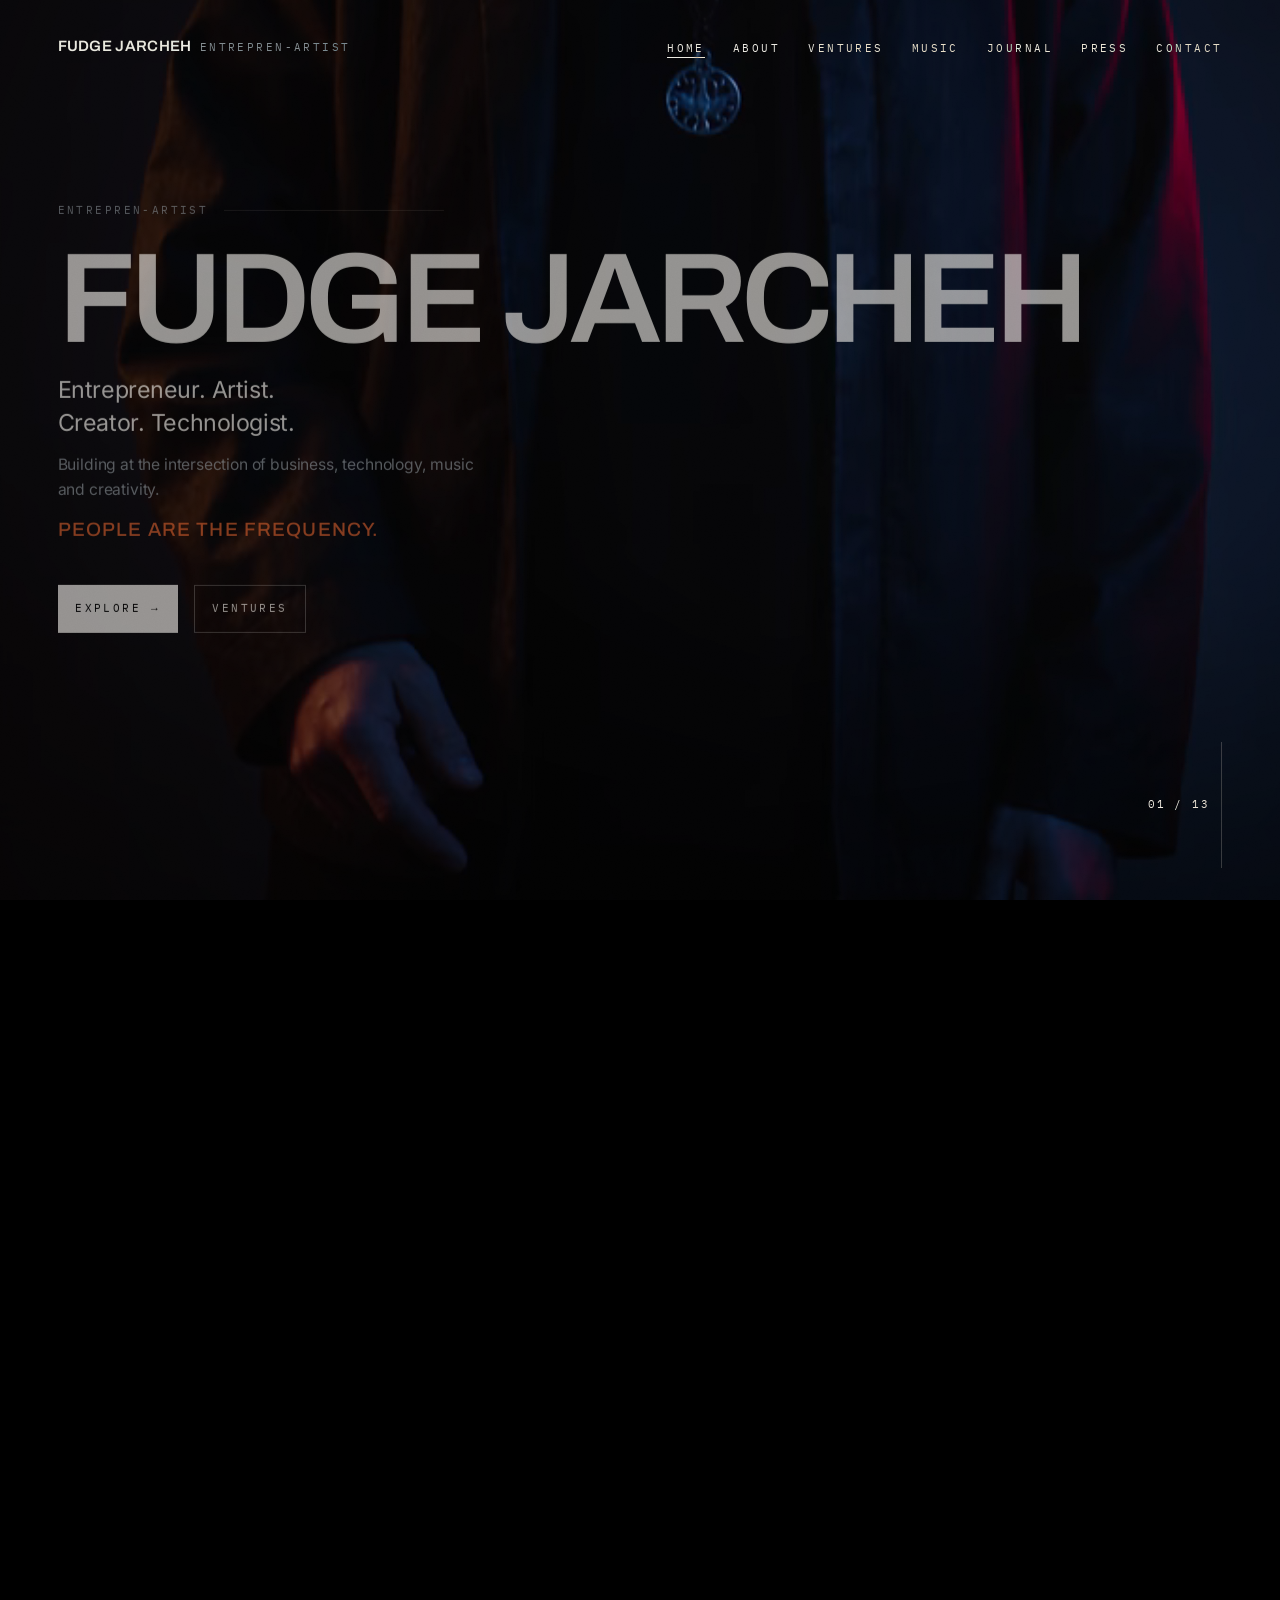
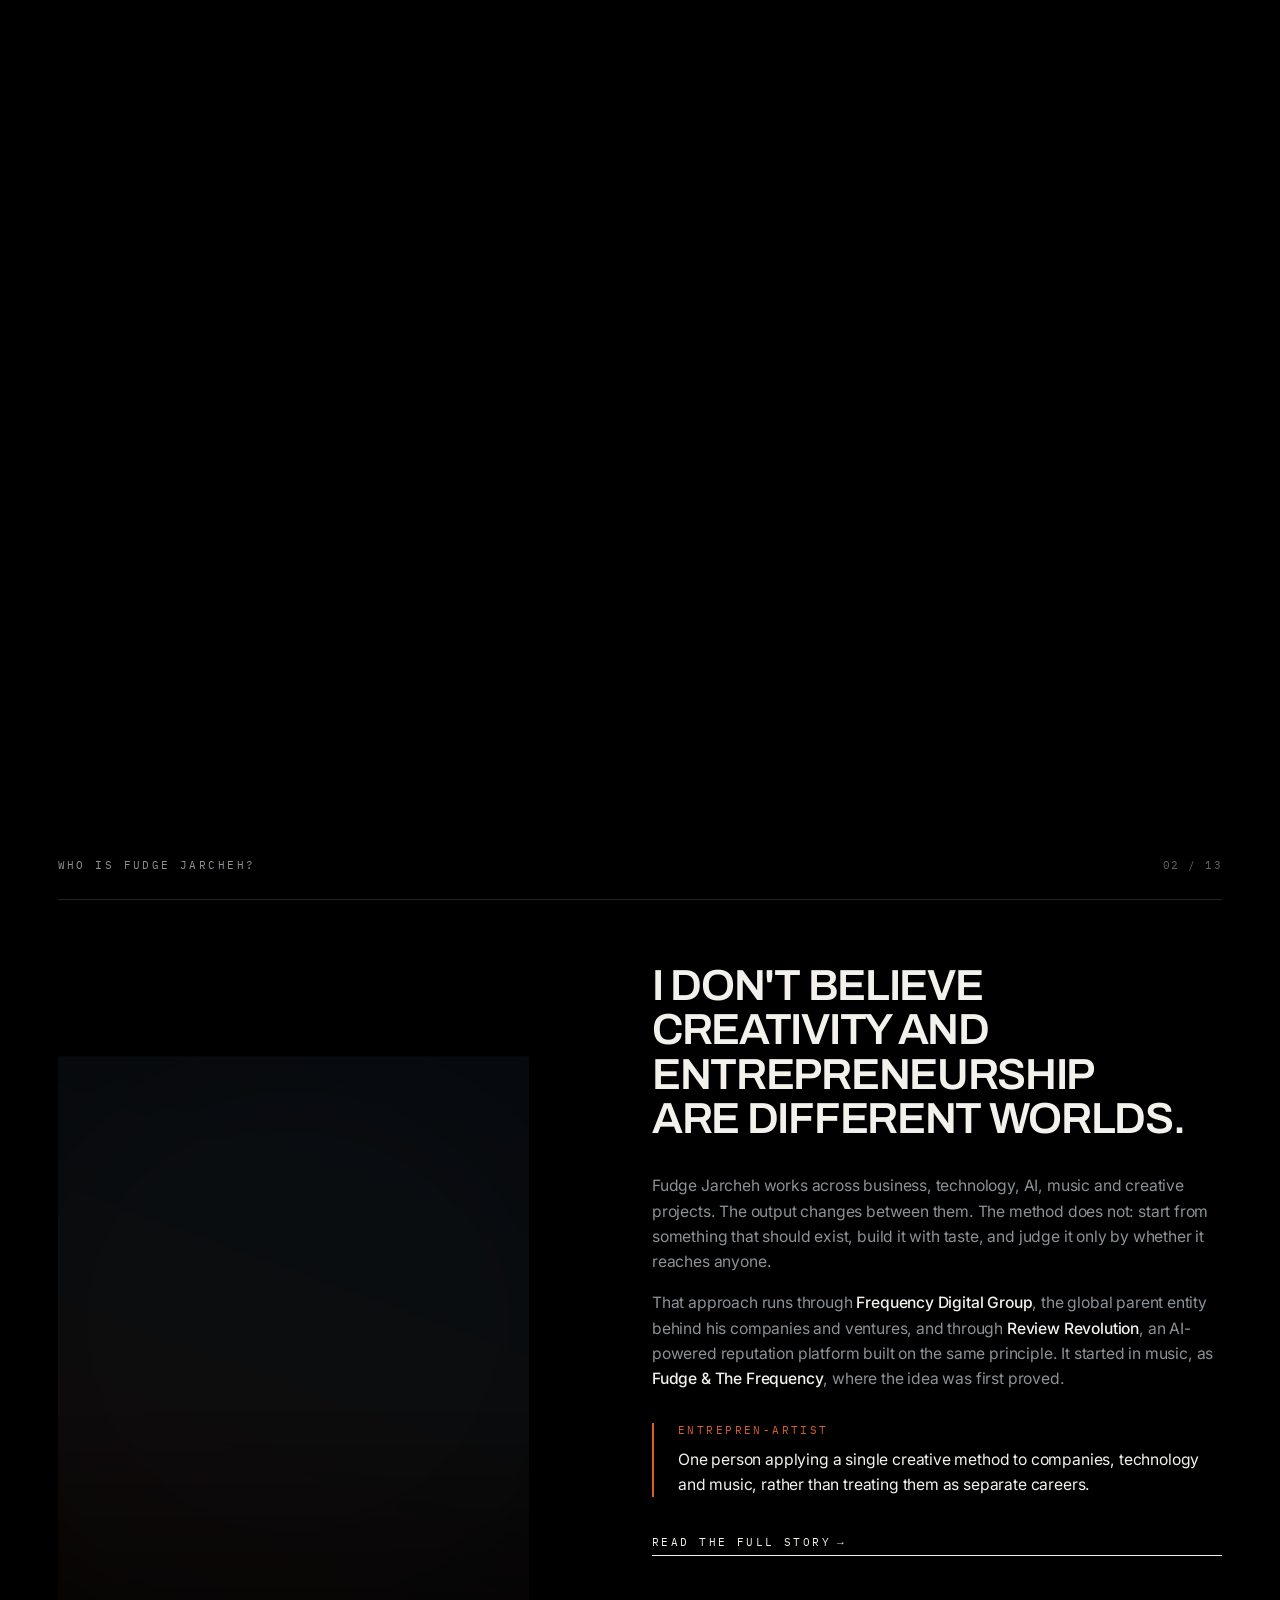
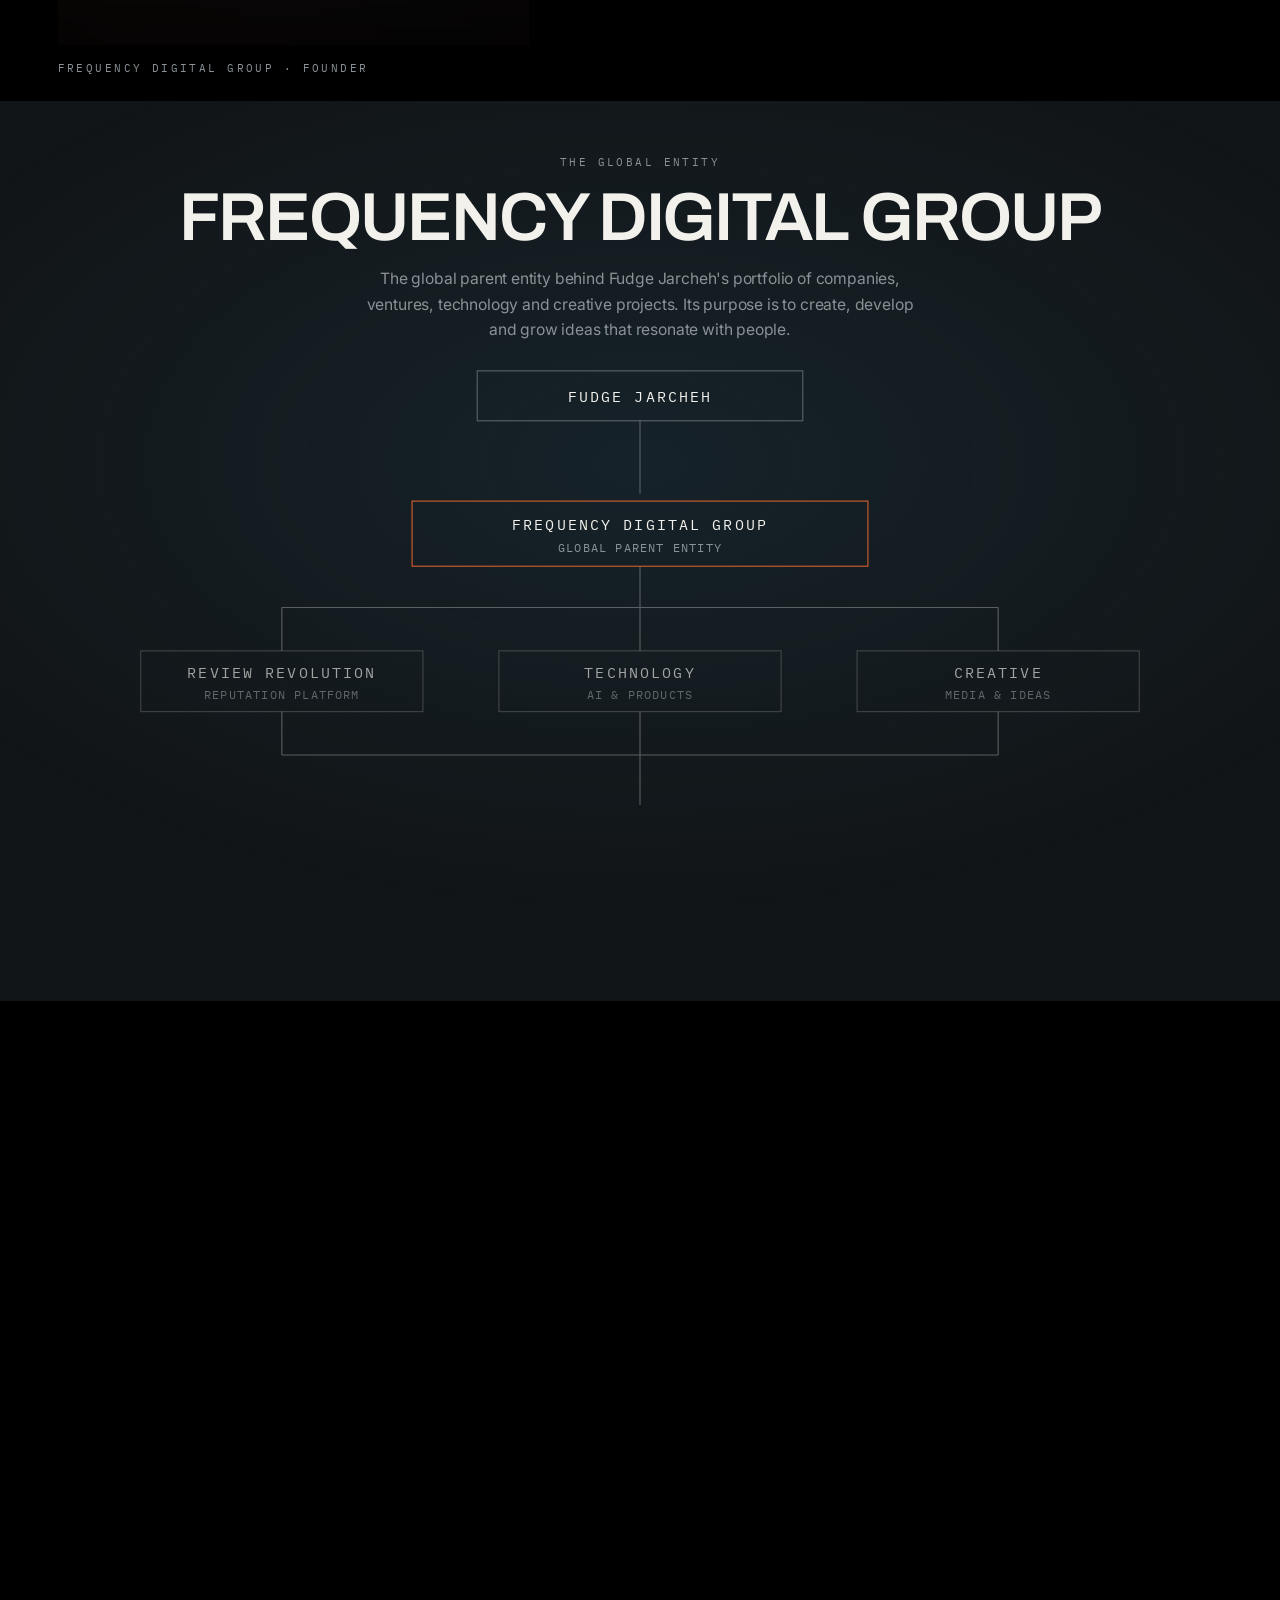
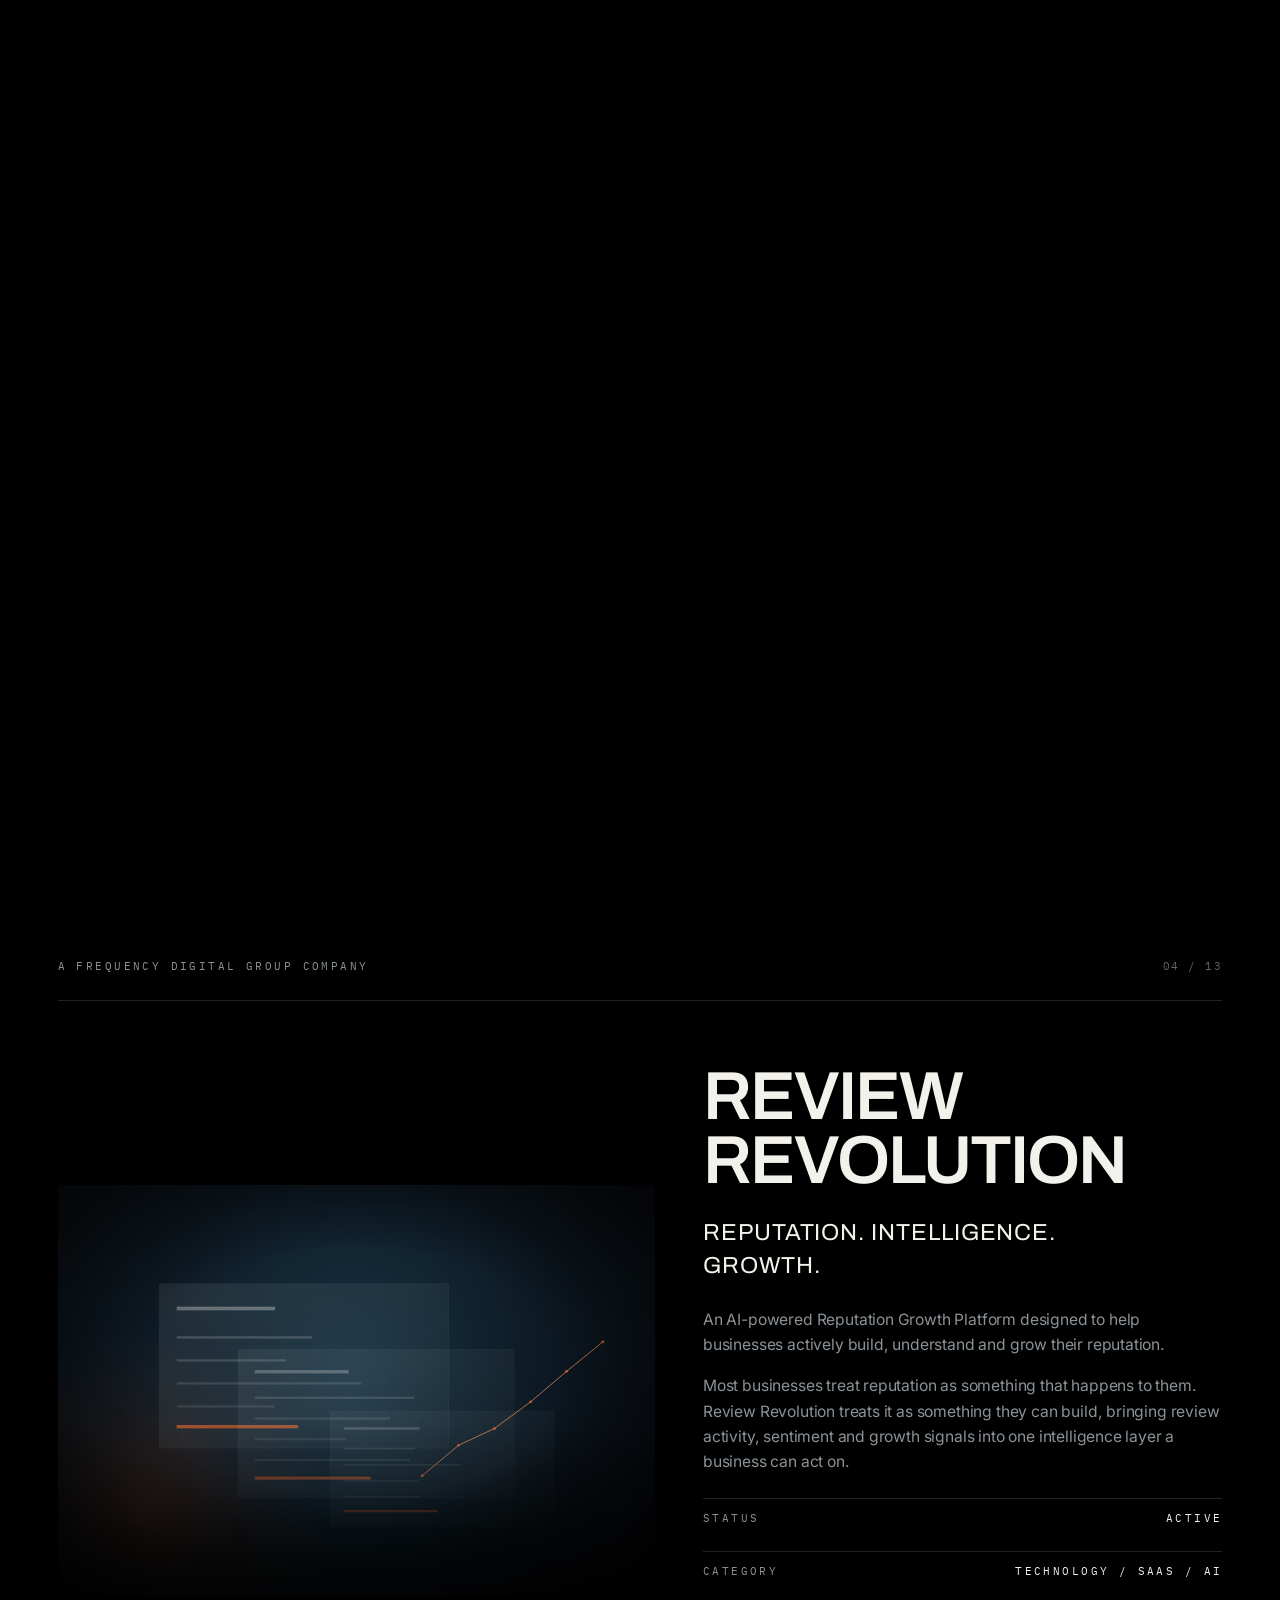
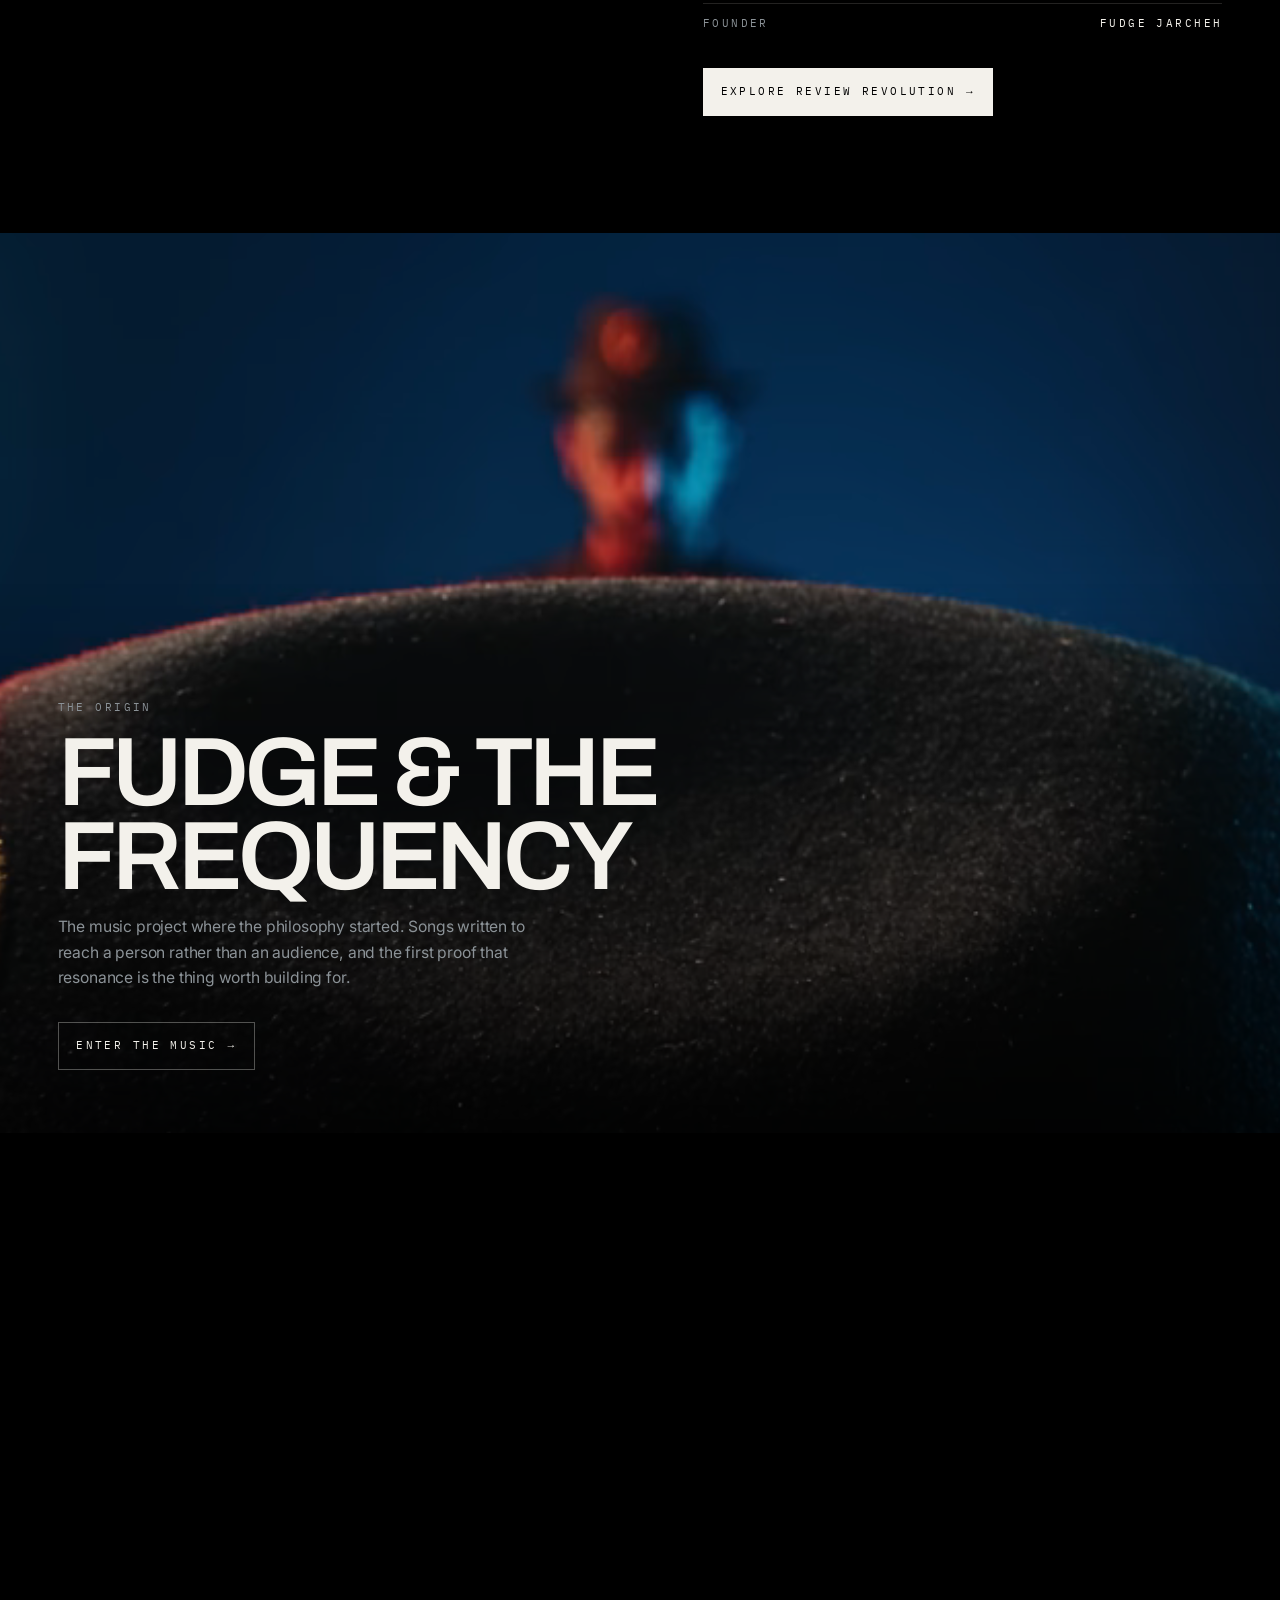
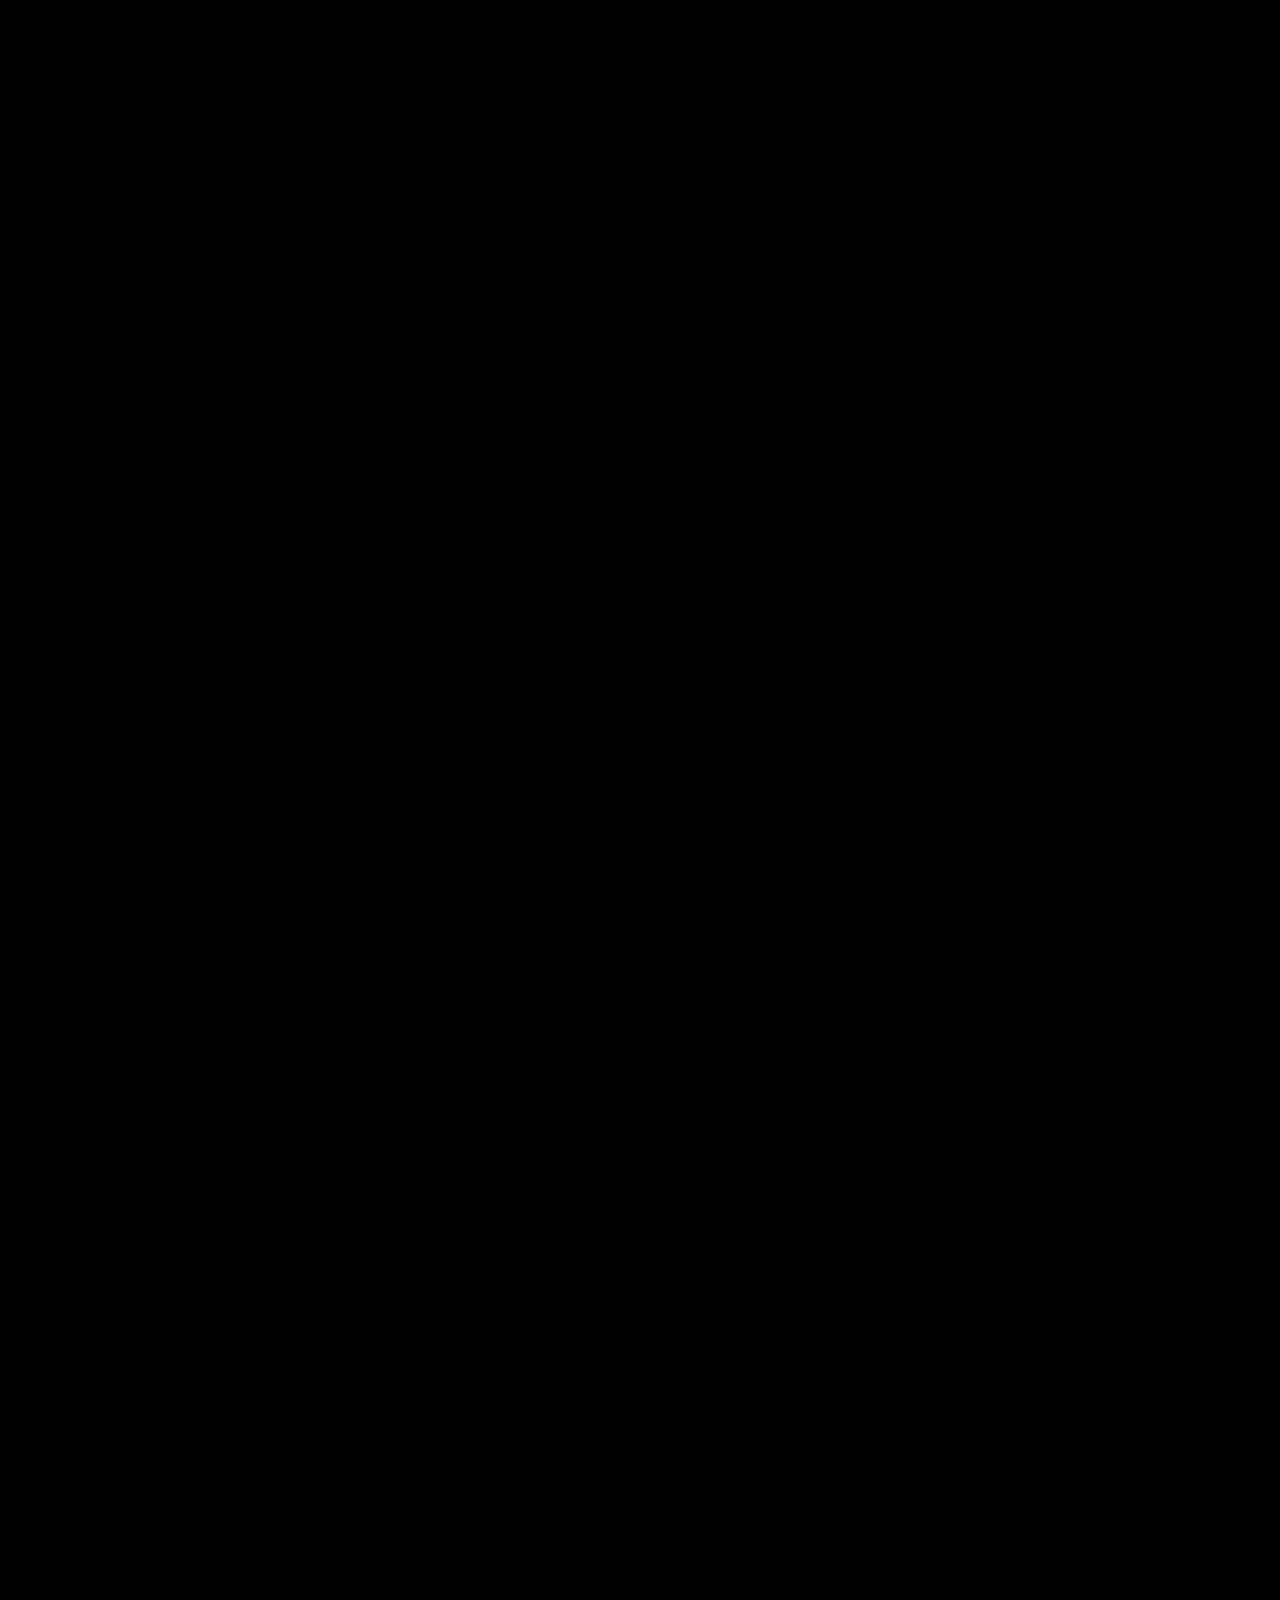
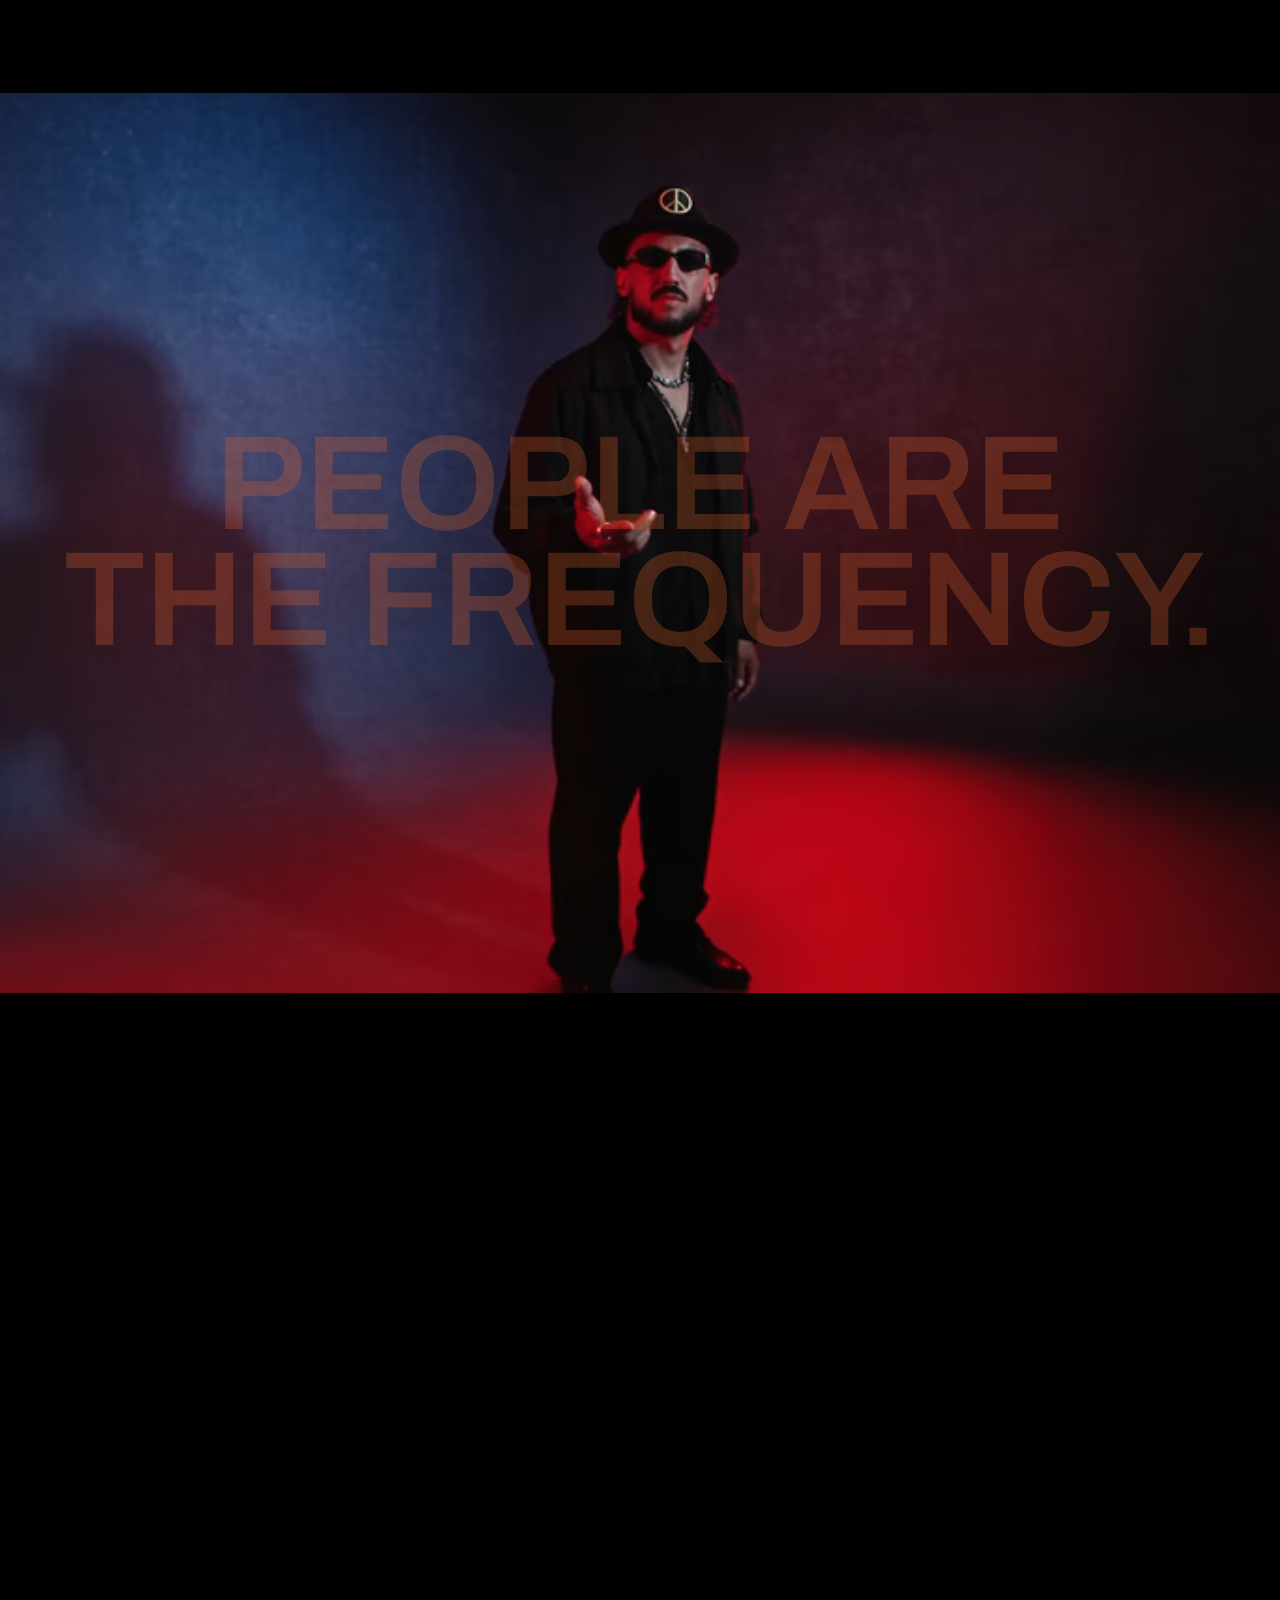
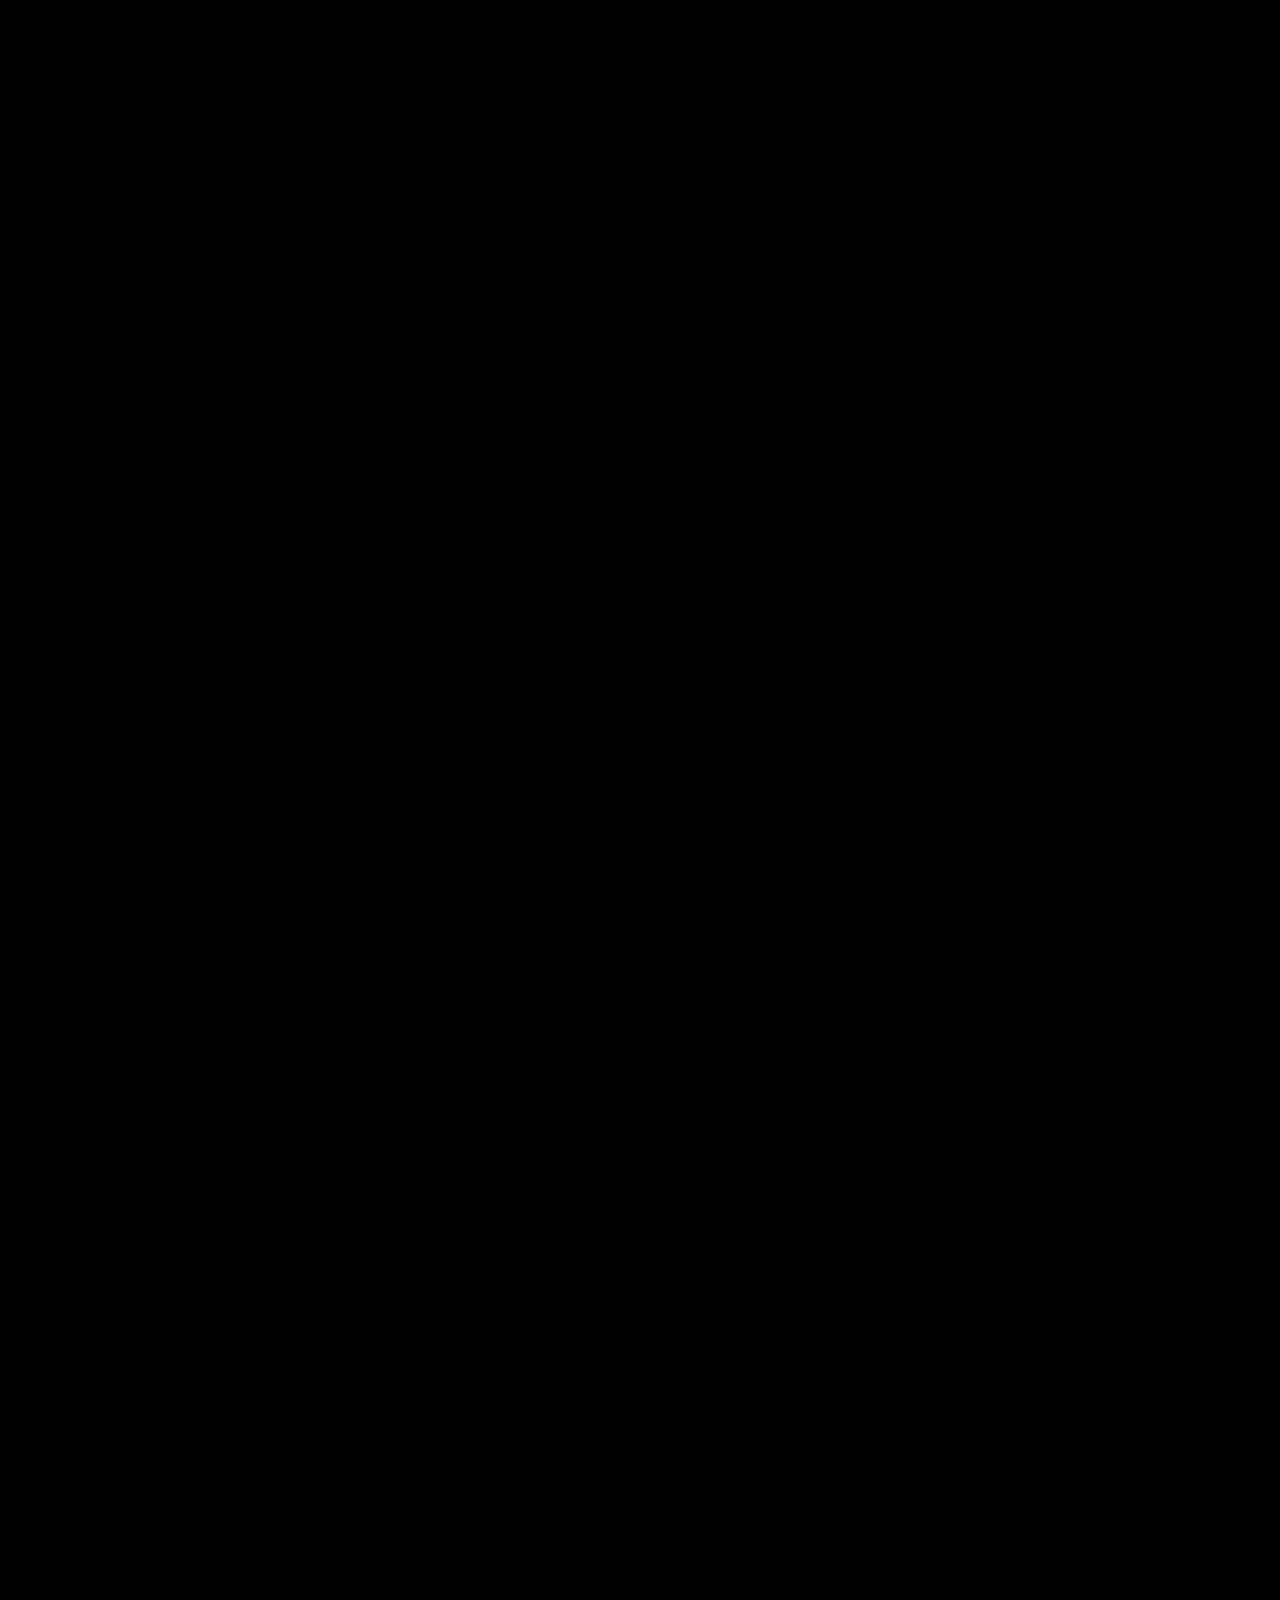
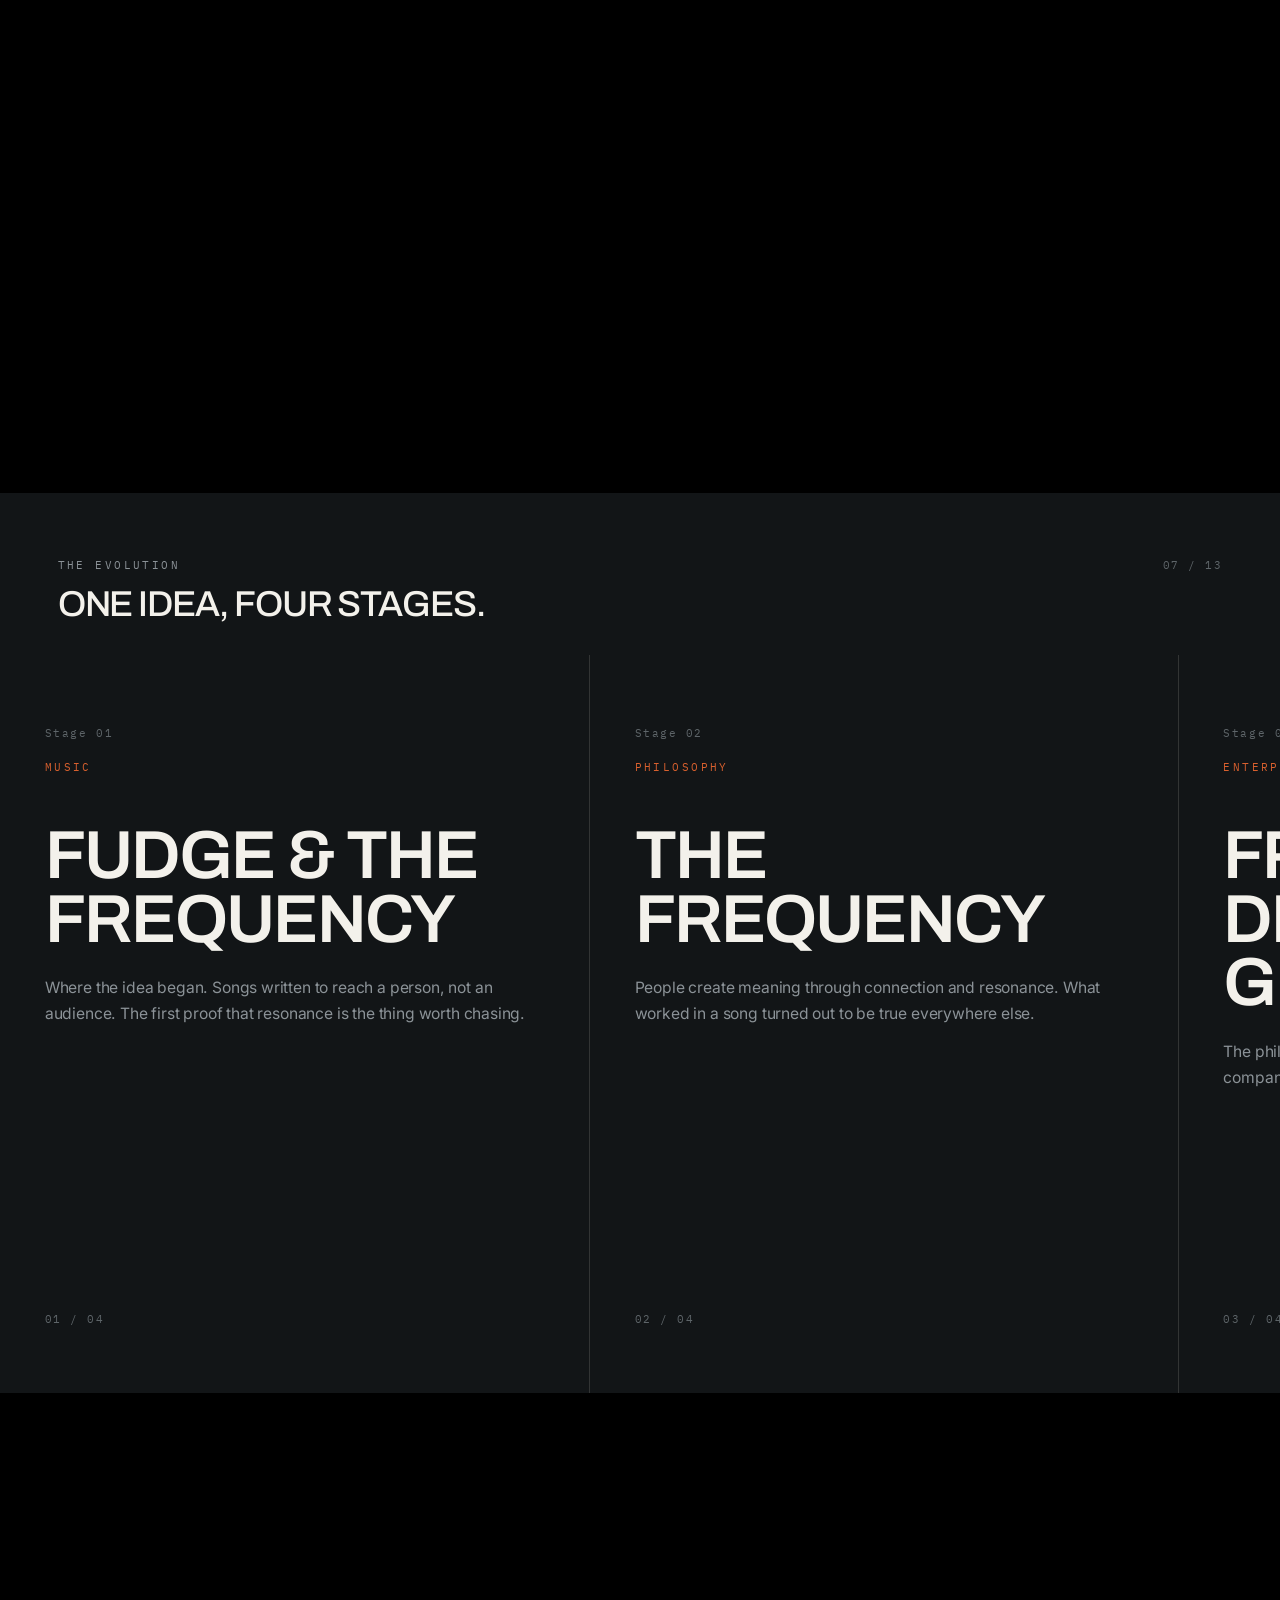
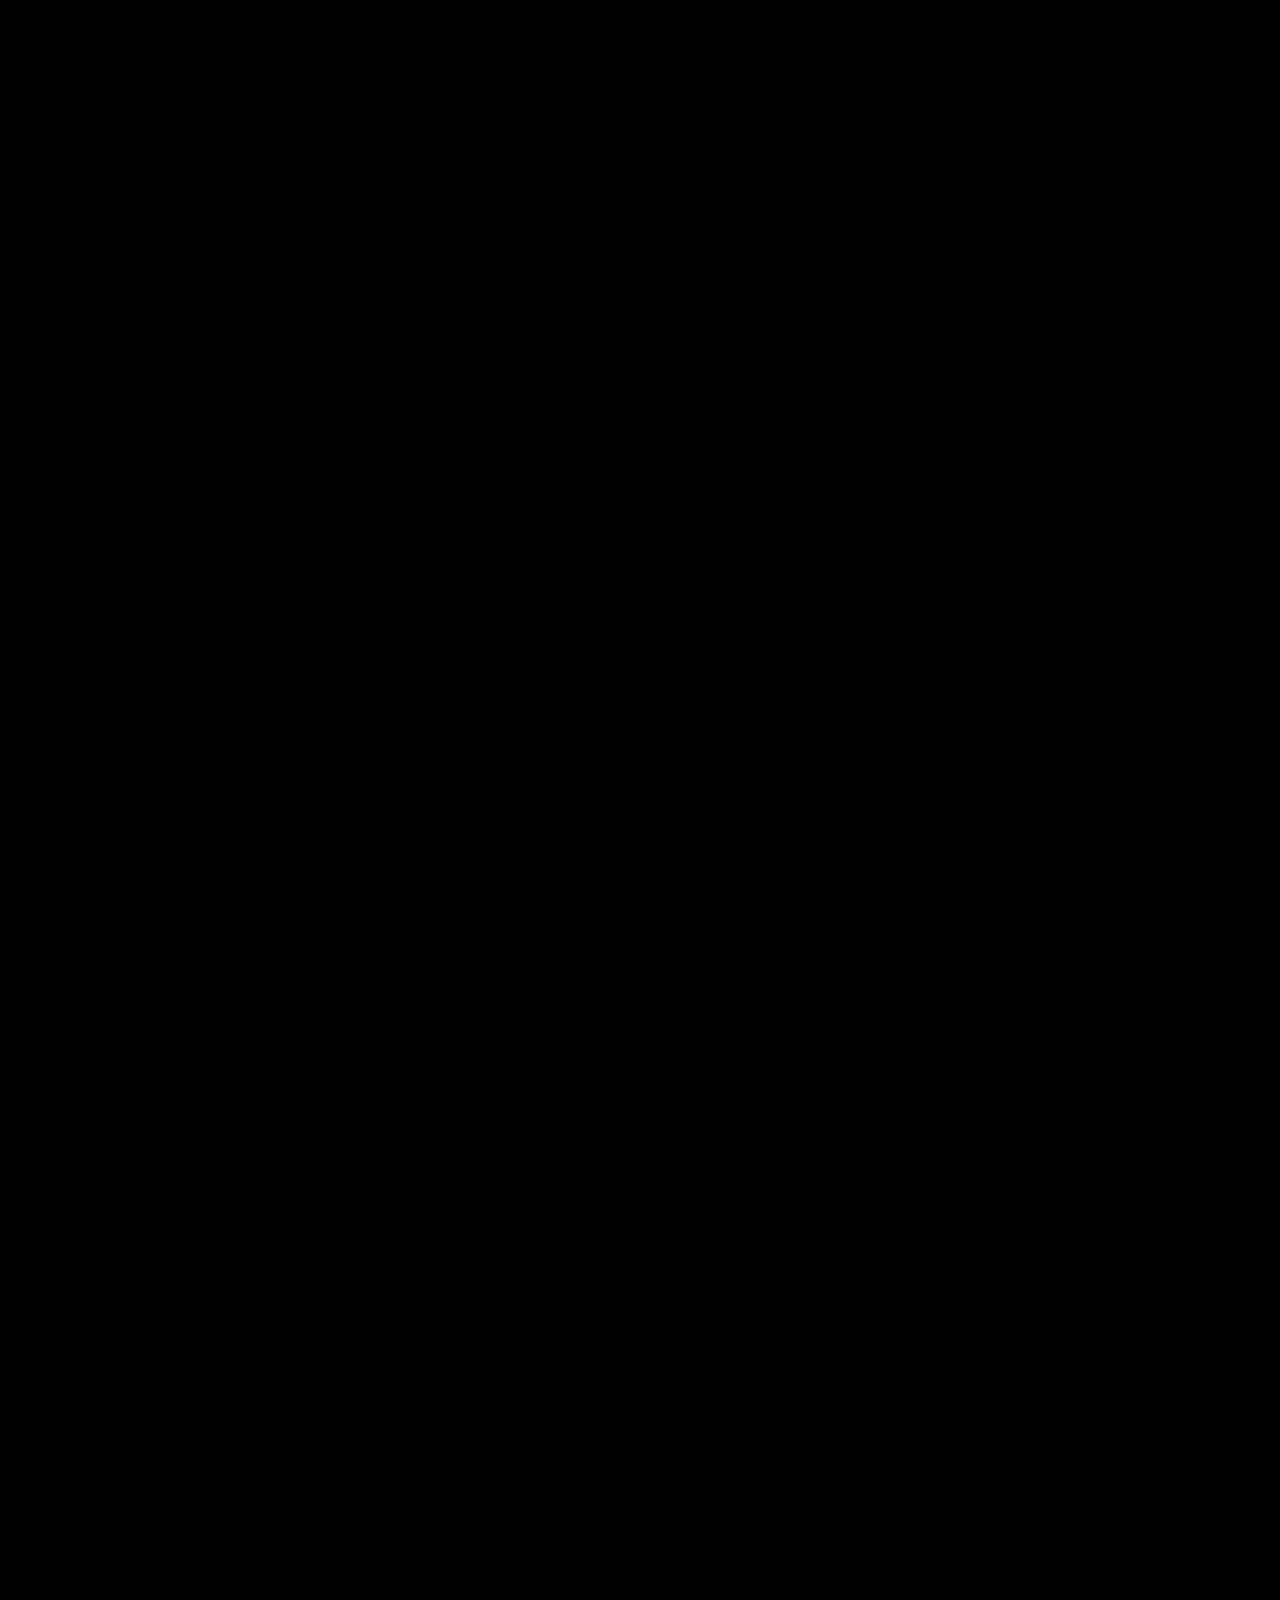
<file: index.html>
<!DOCTYPE html>
<html lang="en">
<head>
<meta charset="utf-8">
<meta name="viewport" content="width=device-width, initial-scale=1, viewport-fit=cover">
<title>Fudge Jarcheh: Entrepren-Artist | Frequency Digital Group</title>
<meta name="description" content="Fudge Jarcheh is an Entrepren-Artist building at the intersection of business, technology, music and creativity. Founder of Frequency Digital Group and Review Revolution. People are the frequency.">
<link rel="canonical" href="https://fudgejarcheh.com/">
<meta name="theme-color" content="#000000">

<meta property="og:type" content="website">
<meta property="og:site_name" content="Fudge Jarcheh">
<meta property="og:title" content="Fudge Jarcheh: Entrepren-Artist">
<meta property="og:description" content="Entrepreneur. Artist. Creator. Technologist. Building at the intersection of business, technology, music and creativity.">
<meta property="og:url" content="https://fudgejarcheh.com/">
<meta property="og:image" content="https://fudgejarcheh.com/assets/images/hero-poster.jpg">
<meta property="og:image:alt" content="Fudge Jarcheh in a wide-brim peace-sign hat and round sunglasses, lit deep blue with a warm amber rim.">
<meta name="twitter:card" content="summary_large_image">
<meta name="twitter:title" content="Fudge Jarcheh: Entrepren-Artist">
<meta name="twitter:description" content="Entrepreneur. Artist. Creator. Technologist. People are the frequency.">
<meta name="twitter:image" content="https://fudgejarcheh.com/assets/images/hero-poster.jpg">

<link rel="icon" href="assets/icons/favicon.svg" type="image/svg+xml">
<link rel="apple-touch-icon" href="assets/icons/mark.svg">
<link rel="manifest" href="site.webmanifest">

<link rel="preload" as="image" href="assets/images/hero-poster.jpg" media="(min-width: 761px)" fetchpriority="high">
<link rel="preload" as="image" href="assets/images/hero-poster-portrait.jpg" media="(max-width: 760px)" fetchpriority="high">
<link rel="preload" as="font" type="font/woff2" href="assets/fonts/archivo-latin.woff2" crossorigin>
<link rel="preload" as="font" type="font/woff2" href="assets/fonts/inter-latin.woff2" crossorigin>
<link rel="stylesheet" href="css/fonts.css">

<link rel="stylesheet" href="css/tokens.css">
<link rel="stylesheet" href="css/base.css">
<link rel="stylesheet" href="css/cinema.css">
<link rel="stylesheet" href="css/components.css">

<script type="application/ld+json">
{
  "@context": "https://schema.org",
  "@graph": [
    {
      "@type": "Person",
      "@id": "https://fudgejarcheh.com/#person",
      "name": "Fudge Jarcheh",
      "url": "https://fudgejarcheh.com/",
      "jobTitle": "Entrepren-Artist",
      "description": "Entrepren-Artist working across entrepreneurship, technology, AI, music and creative projects.",
      "founder": [
        { "@id": "https://fudgejarcheh.com/#fdg" },
        { "@id": "https://fudgejarcheh.com/#reviewrevolution" }
      ],
      "worksFor": { "@id": "https://fudgejarcheh.com/#fdg" },
      "knowsAbout": ["Entrepreneurship", "Artificial Intelligence", "Technology", "Music", "Creativity", "Building Companies"]
    },
    {
      "@type": "Organization",
      "@id": "https://fudgejarcheh.com/#fdg",
      "name": "Frequency Digital Group",
      "description": "The global parent entity behind Fudge Jarcheh's portfolio of companies, ventures, technology and creative projects.",
      "founder": { "@id": "https://fudgejarcheh.com/#person" },
      "subOrganization": { "@id": "https://fudgejarcheh.com/#reviewrevolution" }
    },
    {
      "@type": "Organization",
      "@id": "https://fudgejarcheh.com/#reviewrevolution",
      "name": "Review Revolution",
      "description": "An AI-powered Reputation Growth Platform designed to help businesses build, understand and grow their reputation.",
      "parentOrganization": { "@id": "https://fudgejarcheh.com/#fdg" },
      "founder": { "@id": "https://fudgejarcheh.com/#person" }
    },
    {
      "@type": "MusicGroup",
      "@id": "https://fudgejarcheh.com/#fudgeandthefrequency",
      "name": "Fudge & The Frequency",
      "description": "The music and creative project where the Frequency philosophy began.",
      "member": { "@id": "https://fudgejarcheh.com/#person" }
    },
    {
      "@type": "WebSite",
      "@id": "https://fudgejarcheh.com/#website",
      "url": "https://fudgejarcheh.com/",
      "name": "Fudge Jarcheh",
      "publisher": { "@id": "https://fudgejarcheh.com/#person" }
    }
  ]
}
</script>
</head>
<body>

<a class="skip-link" href="#main">Skip to content</a>
<div class="grain" aria-hidden="true"></div>

<header class="nav" data-nav></header>

<aside class="chrome" aria-hidden="true">
  <span class="chrome__count" data-chapter-out>01 / 13</span>
  <span class="chrome__rail"><i></i></span>
</aside>

<main id="main">

<!-- ============================================================
     01 — HERO
     ============================================================ -->
<section class="scene hero no-overflow" id="hero" data-scene data-chapter="01" aria-labelledby="hero-title">
  <div class="scene__stage hero__stage">

    <div class="layer layer--media">
      <!-- The scroll IS the transport: engine.js maps scene progress onto
           currentTime. The film ships two crops — a 16:9 master for
           tablet/desktop and a true 9:16 centre crop for phones — and
           engine.js resolves source, poster and this background-image
           together by viewport, so a phone never pulls the landscape
           master. The poster is on screen before the first byte of
           video arrives, and stays there if video never loads at all. -->
      <div class="hero__film stage-media depth-3" data-range="0 1" data-anim="zoom-in"
           style="--from:1.02;--to:1.16;background-image:url(assets/images/hero-poster.jpg)">
        <video data-scrub-video
               preload="none" muted playsinline disablepictureinpicture
               poster="assets/images/hero-poster.jpg"
               data-poster-landscape="assets/images/hero-poster.jpg"
               data-poster-portrait="assets/images/hero-poster-portrait.jpg"
               data-film-base="assets/videos/hero-film"
               width="1280" height="720"
               aria-label="Fudge Jarcheh in a wide-brim peace-sign hat and round sunglasses, lit deep blue with a warm amber rim, in a dark studio."></video>
      </div>
      <div class="hero__scrim" aria-hidden="true" data-range="0 1" data-anim="fade-out"></div>
    </div>

    <div class="layer layer--copy">
      <div class="hero__copy" data-range="0 0.78" data-anim="fade-out rise" style="--dist:9vh">

        <p class="t-meta hero__eyebrow">Entrepren-Artist</p>

        <h1 class="t-mega hero__name" id="hero-title" data-split="lines">Fudge Jarcheh</h1>

        <div class="hero__sub">
          <p class="t-lead" data-reveal style="--rv-d:220ms">
            Entrepreneur. Artist. Creator. Technologist.
          </p>
          <p class="t-body" data-reveal style="--rv-d:320ms">
            Building at the intersection of business, technology, music and creativity.
          </p>
          <p class="hero__motto" data-reveal style="--rv-d:420ms">People Are The Frequency.</p>
        </div>

        <div class="hero__actions" data-reveal style="--rv-d:520ms">
          <a class="btn" href="#introduction">Explore <span class="btn__arrow" aria-hidden="true">&#8594;</span></a>
          <a class="btn btn--ghost" href="pages/ventures.html">Ventures</a>
        </div>

      </div>
    </div>

    <div class="cue" aria-hidden="true" data-range="0 0.12" data-anim="fade-out">
      <span class="t-meta">Scroll</span>
      <span class="cue__line"></span>
    </div>

  </div>
</section>

<!-- ============================================================
     02 — INTRODUCTION
     ============================================================ -->
<section class="section" id="introduction" data-chapter="02" aria-labelledby="intro-title">
  <div class="wrap">
    <div class="section-head">
      <h2 class="t-meta" id="intro-title">Who is Fudge Jarcheh?</h2>
      <span class="t-num">02 / 13</span>
    </div>

    <div class="grid intro__grid">
      <figure class="intro__portrait" data-parallax="0.08">
        <div class="plate plate--vignette grade" data-reveal="mask">
          <img src="assets/images/editorial-stage.webp"
               alt="Fudge Jarcheh in a wide-brim peace-sign hat and round glasses, hands open in front of him, lit with a warm amber rim on one side and a cool deep-blue ambient behind."
               loading="lazy" decoding="async" width="1500" height="2000">
        </div>
        <figcaption class="t-meta" style="margin-top:var(--s-4)">Frequency Digital Group &middot; Founder</figcaption>
      </figure>

      <div class="intro__body">
        <p class="intro__pull" data-split="lines">
          I don't believe creativity and entrepreneurship are different worlds.
        </p>

        <div data-reveal>
          <p class="t-body">
            Fudge Jarcheh works across business, technology, AI, music and creative projects. The
            output changes between them. The method does not: start from something that should
            exist, build it with taste, and judge it only by whether it reaches anyone.
          </p>
          <p class="t-body">
            That approach runs through <strong>Frequency Digital Group</strong>, the global parent
            entity behind his companies and ventures, and through <strong>Review Revolution</strong>,
            an AI-powered reputation platform built on the same principle. It started in music, as
            <strong>Fudge &amp; The Frequency</strong>, where the idea was first proved.
          </p>
        </div>

        <div class="intro__defn" data-reveal style="--rv-d:140ms">
          <p class="t-meta t-meta--accent">Entrepren-Artist</p>
          <p class="t-body" style="color:var(--fg)">
            One person applying a single creative method to companies, technology and music,
            rather than treating them as separate careers.
          </p>
        </div>

        <a class="link" href="pages/about.html" data-reveal>Read the full story <span aria-hidden="true">&#8594;</span></a>
      </div>
    </div>
  </div>
</section>

<!-- ============================================================
     03 — FREQUENCY DIGITAL GROUP
     ============================================================ -->
<section class="scene no-overflow" id="frequency-digital-group" data-scene data-chapter="03"
         style="--scene-len:2.6;--scene-len-m:2.2" aria-labelledby="fdg-title">
  <div class="scene__stage surface-charcoal">

    <div class="layer layer--media" aria-hidden="true"
         style="background:radial-gradient(90% 70% at 50% 40%, rgba(44,107,143,.16), transparent 72%)"></div>

    <div class="layer layer--copy layer--fill">
      <div class="wrap eco-layout">

        <div class="eco-head" style="--dist:5vh"
             data-range="0.02 0.28" data-anim="fade-in enter" data-ease="out">
          <p class="t-meta">The Global Entity</p>
          <h2 class="t-h2" id="fdg-title">Frequency Digital Group</h2>
          <p class="t-body" style="max-width:56ch;margin-inline:auto">
            The global parent entity behind Fudge Jarcheh's portfolio of companies, ventures,
            technology and creative projects. Its purpose is to create, develop and grow ideas
            that resonate with people.
          </p>
        </div>

        <div class="eco-wrap">
          <svg class="eco" viewBox="0 0 1000 480" preserveAspectRatio="xMidYMid meet" role="img"
               aria-label="Ecosystem diagram: Fudge Jarcheh leads to Frequency Digital Group, which leads to Review Revolution, Technology and Creative, which lead to Fudge and The Frequency.">

            <!-- connectors, drawn in as the section is scrubbed -->
            <g data-range="0.22 0.72" data-ease="io">
              <path class="eco-line" style="--len:80"  d="M500 56 L500 130"/>
              <path class="eco-line" style="--len:800" d="M500 190 L500 228 M170 228 L830 228 M170 228 L170 268 M500 228 L500 268 M830 228 L830 268"/>
              <path class="eco-line" style="--len:800" d="M170 324 L170 364 M500 324 L500 364 M830 324 L830 364 M170 364 L830 364 M500 364 L500 410"/>
            </g>

            <!-- nodes -->
            <g class="eco-node" data-range="0.08 0.30" data-anim="fade-in">
              <rect class="eco-box" x="350" y="10" width="300" height="46"/>
              <text x="500" y="39" text-anchor="middle">Fudge Jarcheh</text>
            </g>

            <g class="eco-node" data-range="0.24 0.44" data-anim="fade-in">
              <rect class="eco-box eco-box--lead" x="290" y="130" width="420" height="60"/>
              <text x="500" y="157" text-anchor="middle">Frequency Digital Group</text>
              <text x="500" y="177" text-anchor="middle" class="eco-sub">Global parent entity</text>
            </g>

            <g class="eco-node" data-range="0.42 0.62" data-anim="fade-in">
              <rect class="eco-box" x="40" y="268" width="260" height="56"/>
              <text x="170" y="293" text-anchor="middle">Review Revolution</text>
              <text x="170" y="312" text-anchor="middle" class="eco-sub">Reputation platform</text>

              <rect class="eco-box" x="370" y="268" width="260" height="56"/>
              <text x="500" y="293" text-anchor="middle">Technology</text>
              <text x="500" y="312" text-anchor="middle" class="eco-sub">AI &amp; products</text>

              <rect class="eco-box" x="700" y="268" width="260" height="56"/>
              <text x="830" y="293" text-anchor="middle">Creative</text>
              <text x="830" y="312" text-anchor="middle" class="eco-sub">Media &amp; ideas</text>
            </g>

            <g class="eco-node" data-range="0.60 0.80" data-anim="fade-in">
              <rect class="eco-box eco-box--lead" x="330" y="410" width="340" height="52"/>
              <text x="500" y="441" text-anchor="middle">Fudge &amp; The Frequency</text>
              <circle class="eco-dot" cx="500" cy="410" r="4"/>
            </g>
          </svg>
        </div>

        <p class="eco-cta" data-range="0.72 0.9" data-anim="fade-in">
          <a class="btn" href="pages/ventures.html">Discover Frequency Digital Group <span class="btn__arrow" aria-hidden="true">&#8594;</span></a>
        </p>

      </div>
    </div>
  </div>
</section>

<!-- ============================================================
     04 — REVIEW REVOLUTION
     ============================================================ -->
<section class="section" id="review-revolution" data-chapter="04" aria-labelledby="rr-title">
  <div class="wrap">
    <div class="section-head">
      <h2 class="t-meta" id="rr-title">A Frequency Digital Group Company</h2>
      <span class="t-num">04 / 13</span>
    </div>

    <article class="venture">
      <div class="venture__media plate plate--vignette" data-reveal="mask" data-parallax="0.06">
        <img src="assets/images/venture-review-revolution.svg"
             alt="Dark product still: translucent reputation-intelligence panels layered in depth, with a rising ember signal line."
             loading="lazy" decoding="async" width="1920" height="1200">
      </div>

      <div class="venture__body">
        <h3 class="t-h2" data-split="lines">Review Revolution</h3>
        <p class="t-lead t-meta--accent" data-reveal style="font-family:var(--font-display);text-transform:uppercase;letter-spacing:.04em">
          Reputation. Intelligence. Growth.
        </p>
        <div data-reveal style="--rv-d:120ms">
          <p class="t-body">
            An AI-powered Reputation Growth Platform designed to help businesses actively build,
            understand and grow their reputation.
          </p>
          <p class="t-body">
            Most businesses treat reputation as something that happens to them. Review Revolution
            treats it as something they can build, bringing review activity, sentiment and growth
            signals into one intelligence layer a business can act on.
          </p>
        </div>

        <dl class="spec" data-reveal style="--rv-d:200ms">
          <div><dt class="t-meta">Status</dt><dd class="t-meta" style="color:var(--fg)">Active</dd></div>
          <div><dt class="t-meta">Category</dt><dd class="t-meta" style="color:var(--fg)">Technology / SaaS / AI</dd></div>
          <div><dt class="t-meta">Founder</dt><dd class="t-meta" style="color:var(--fg)">Fudge Jarcheh</dd></div>
        </dl>

        <a class="btn" href="pages/ventures.html#review-revolution" data-reveal style="--rv-d:280ms">
          Explore Review Revolution <span class="btn__arrow" aria-hidden="true">&#8594;</span>
        </a>
      </div>
    </article>
  </div>
</section>

<!-- ============================================================
     05 — THE ORIGIN
     ============================================================ -->
<section class="scene origin no-overflow" id="origin" data-scene data-chapter="05" aria-labelledby="origin-title">
  <div class="scene__stage" style="background:#000">

    <div class="layer layer--media">
      <!-- Scroll-scrubbed like the hero: the film's own macro-to-wide
           pull-back (a close detail on the hat, opening out to the
           full figure) now carries the reveal that used to be a CSS
           zoom over a static plate. Landscape only — this section is
           full-bleed cover at every width, same as most of the site;
           it doesn't need the hero's dedicated 9:16 crop. -->
      <div class="stage-media" data-range="0.30 1" data-anim="zoom-out" style="--from:1.30;--to:1.02;background-image:url(assets/images/origin-poster.jpg)">
        <video data-scrub-video
               preload="none" muted playsinline disablepictureinpicture
               poster="assets/images/origin-poster.jpg"
               data-poster-landscape="assets/images/origin-poster.jpg"
               data-film-base="assets/videos/origin-film"
               width="1280" height="720"
               aria-label="Fudge Jarcheh in a wide-brim peace-sign hat, the camera pulling back from a close detail on the hat brim to reveal him standing full-figure, hands open, lit deep blue with a warm amber rim."></video>
      </div>
      <div class="stage-media" aria-hidden="true" data-range="0.28 0.52" data-anim="fade-in" style="background:linear-gradient(to top,rgba(0,0,0,.85),transparent 60%)"></div>
    </div>

    <!-- three statements land before the image arrives -->
    <div class="layer layer--copy">
      <div class="origin__lines">
        <p class="t-display" data-range="0.02 0.14" data-anim="fade-through track">Before the technology.</p>
        <p class="t-display" data-range="0.12 0.24" data-anim="fade-through track">Before the companies.</p>
        <p class="t-display" data-range="0.22 0.36" data-anim="fade-through track" style="color:var(--ember)">There was music.</p>
      </div>
    </div>

    <div class="layer layer--copy" style="align-content:end">
      <div class="wrap" style="width:100%;padding-bottom:clamp(3rem,7vh,5.5rem);--dist:6vh"
           data-range="0.56 0.78" data-anim="fade-in enter" data-ease="out">
        <p class="t-meta">The Origin</p>
        <h2 class="t-h1" id="origin-title" style="margin-block:var(--s-4)">Fudge &amp; The Frequency</h2>
        <p class="t-body" style="max-width:48ch">
          The music project where the philosophy started. Songs written to reach a person rather
          than an audience, and the first proof that resonance is the thing worth building for.
        </p>
        <p style="margin-top:var(--s-6)">
          <a class="btn btn--ghost" href="pages/music.html">Enter the music <span class="btn__arrow" aria-hidden="true">&#8594;</span></a>
        </p>
      </div>
    </div>

  </div>
</section>

<!-- ============================================================
     06 — PEOPLE ARE THE FREQUENCY
     ============================================================ -->
<section class="scene frequency no-overflow" id="people-are-the-frequency" data-scene data-chapter="06"
         aria-labelledby="freq-title">
  <div class="scene__stage frequency__stage">

    <div class="layer layer--media">
      <!-- Scroll-scrubbed like the hero and origin films. The fade-in
           is kept from the previous static plate: the words arrive
           first in near-darkness, and he resolves into view as they
           continue — landscape only, same as origin, since this
           section is full-bleed cover at every width already. -->
      <div class="stage-media freq-field" data-range="0.06 0.6" data-anim="fade-in" style="background-image:url(assets/images/frequency-poster.jpg)">
        <video data-scrub-video
               preload="none" muted playsinline disablepictureinpicture
               poster="assets/images/frequency-poster.jpg"
               data-poster-landscape="assets/images/frequency-poster.jpg"
               data-film-base="assets/videos/frequency-film"
               width="1280" height="720"
               aria-label="Fudge Jarcheh standing in a red-lit void, the camera slowly pushing in, his own shadow cast large and haloed in blue light on the wall behind him."></video>
      </div>
    </div>

    <!-- six words, arriving one at a time. Ranges are contiguous, not
         overlapping: fade-through already tapers each word's own
         opacity to 0 at both ends of its range, so touching ranges
         hand off cleanly on their own. The previous version gave
         each word a 0.02 head start into the next one's range —
         since fade-through's ramp is fast, that meant two words sat
         at ~40% opacity over each other for a real stretch of
         scroll, double-exposed into a garbled overlap rather than a
         soft dissolve. -->
    <div class="layer layer--copy">
      <div class="freq-words" aria-hidden="true">
        <span data-range="0.040 0.097" data-anim="fade-through">A song.</span>
        <span data-range="0.097 0.153" data-anim="fade-through">A person.</span>
        <span data-range="0.153 0.210" data-anim="fade-through">A place.</span>
        <span data-range="0.210 0.267" data-anim="fade-through">A night.</span>
        <span data-range="0.267 0.323" data-anim="fade-through">A memory.</span>
        <span data-range="0.323 0.380" data-anim="fade-through">A feeling.</span>
      </div>
    </div>

    <div class="layer layer--copy">
      <div class="wrap" style="text-align:center" data-range="0.40 0.58" data-anim="fade-through">
        <p class="t-body" style="max-width:52ch;margin-inline:auto;color:var(--fg)">
          Almost everyone has a piece of music connected to a moment in their life. A song can
          transport you somewhere in seconds. Back to a person. A place. A feeling. A version of
          yourself.
        </p>
      </div>
    </div>

    <div class="layer layer--copy">
      <div class="wrap" style="text-align:center" data-range="0.60 0.76" data-anim="fade-through">
        <p class="t-h2">Music is more than sound.<br>It is resonance.</p>
      </div>
    </div>

    <div class="layer layer--copy">
      <div class="wrap" style="text-align:center" data-range="0.78 1" data-anim="fade-in" data-ease="out">
        <h2 class="t-display" id="freq-title" data-range="0.78 1" data-anim="track" style="color:var(--ember)">
          People Are The Frequency.
        </h2>
      </div>
    </div>

  </div>
</section>

<!-- ============================================================
     07 — THE EVOLUTION
     ============================================================ -->
<section class="scene evolution no-overflow" id="evolution" data-scene data-chapter="07" aria-labelledby="evo-title">
  <div class="scene__stage evolution__stage surface-charcoal">

    <div class="evolution__head">
      <div>
        <p class="t-meta">The Evolution</p>
        <h2 class="t-h3" id="evo-title" style="margin-top:var(--s-3)">One idea, four stages.</h2>
      </div>
      <span class="t-num">07 / 13</span>
    </div>

    <!-- desktop: horizontal film strip driven by vertical scroll -->
    <div class="rail evolution__rail" data-range="0 1" data-anim="rail" data-evolution-rail></div>

  </div>
</section>

<!-- mobile: a designed vertical interaction, not a squeezed rail -->
<section class="section evolution__stack surface-charcoal" aria-label="The evolution, stage by stage">
  <div class="wrap">
    <div class="section-head">
      <h2 class="t-meta">The Evolution</h2>
      <span class="t-num">07 / 13</span>
    </div>
    <div data-evolution-stack></div>
  </div>
</section>

<!-- ============================================================
     08 — THE WORLDS OF FUDGE
     ============================================================ -->
<section class="section" id="worlds" data-chapter="08" aria-labelledby="worlds-title">
  <div class="wrap">
    <div class="section-head">
      <h2 class="t-h2" id="worlds-title" data-split="lines">One person. Multiple worlds.</h2>
      <span class="t-num">08 / 13</span>
    </div>
    <div class="worlds" data-worlds></div>
  </div>
</section>

<!-- ============================================================
     09 — CURRENTLY BUILDING
     ============================================================ -->
<section class="section" id="currently-building" data-chapter="09" aria-labelledby="building-title">
  <div class="wrap">
    <div class="section-head">
      <h2 class="t-h2" id="building-title">Currently building.</h2>
      <span class="t-num">09 / 13</span>
    </div>
    <ul class="builds" data-building></ul>
  </div>
</section>

<!-- Philosophy band -->
<div class="band" aria-hidden="true">
  <div class="marquee">
    <div class="marquee__track">
      <span>People Are The Frequency</span><span>&middot;</span>
      <span>People Are The Frequency</span><span>&middot;</span>
      <span>People Are The Frequency</span><span>&middot;</span>
      <span>People Are The Frequency</span><span>&middot;</span>
    </div>
  </div>
</div>

<!-- ============================================================
     10 — JOURNAL
     ============================================================ -->
<section class="section" id="journal" data-chapter="10" aria-labelledby="journal-title">
  <div class="wrap">
    <div class="section-head">
      <div>
        <p class="t-meta">Thoughts / Ideas / Observations</p>
        <h2 class="t-h2" id="journal-title" style="margin-top:var(--s-3)">Notes from the Frequency.</h2>
      </div>
      <span class="t-num">10 / 13</span>
    </div>

    <div class="cards" data-journal="3"></div>

    <p style="margin-top:var(--s-8)">
      <a class="btn btn--ghost" href="pages/journal.html">View all notes <span class="btn__arrow" aria-hidden="true">&#8594;</span></a>
    </p>
  </div>
</section>

<!-- ============================================================
     11 — PRESS / MEDIA
     ============================================================ -->
<section class="section" id="press" data-chapter="11" aria-labelledby="press-title">
  <div class="wrap">
    <div class="section-head">
      <h2 class="t-h2" id="press-title">Press &amp; conversations.</h2>
      <span class="t-num">11 / 13</span>
    </div>

    <div class="grid" style="align-items:start">
      <p class="t-body c1-5" data-reveal>
        Features, interviews, podcasts, company coverage and speaking appearances are collected
        here. Nothing is listed until it is confirmed. This page stays empty rather than
        filling itself with claims.
      </p>
      <div style="--rv-d:120ms" data-reveal class="c7-6">
        <div class="empty">
          <span class="t-meta">Nothing published yet</span>
          <p class="t-body">Press and media coverage appears here as it is confirmed.</p>
          <a class="link" href="pages/press.html">View press &amp; media <span aria-hidden="true">&#8594;</span></a>
        </div>
      </div>
    </div>
  </div>
</section>

<!-- ============================================================
     12 — FINAL MANIFESTO
     ============================================================ -->
<section class="scene manifesto no-overflow" id="manifesto" data-scene data-chapter="12" aria-labelledby="manifesto-title">
  <div class="scene__stage manifesto__stage letterbox">
    <div class="layer layer--media" aria-hidden="true"
         style="background:radial-gradient(60% 45% at 50% 50%, rgba(216,96,46,.10), transparent 70%)"
         data-range="0.7 1" data-anim="fade-in"></div>

    <h2 class="u-visually-hidden" id="manifesto-title">Manifesto</h2>

    <div class="layer layer--copy">
      <div class="statements" data-statements>
        <p class="statement">A song without a listener is just sound.</p>
        <p class="statement">Technology without people is just code.</p>
        <p class="statement">A company without customers is just an idea.</p>
        <p class="statement">People give things meaning.</p>
        <p class="statement">People are the frequency.</p>
      </div>
    </div>
  </div>
</section>

<!-- ============================================================
     13 — CONTACT
     ============================================================ -->
<section class="section" id="contact" data-chapter="13" aria-labelledby="contact-title">
  <div class="wrap">
    <div class="grid" style="align-items:end">
      <div class="c1-7">
        <p class="t-meta">Contact</p>
        <h2 class="t-display" id="contact-title" data-split="lines" style="margin-block:var(--s-5)">Let's connect.</h2>
        <p class="t-lead">Business. Ideas. Music. Collaboration. Conversation.</p>
      </div>
      <div style="display:grid;gap:var(--s-5);justify-items:start" data-reveal class="c9-4">
        <p class="t-body">
          Whether it is a company, a piece of technology, a record or a conversation, start here.
        </p>
        <a class="btn" href="pages/contact.html">Get in touch <span class="btn__arrow" aria-hidden="true">&#8594;</span></a>
      </div>
    </div>
  </div>
</section>

</main>

<footer class="footer" data-footer></footer>

<script src="data/content.js"></script>
<script src="js/engine.js" defer></script>
<script src="js/site.js" defer></script>
</body>
</html>
</file>
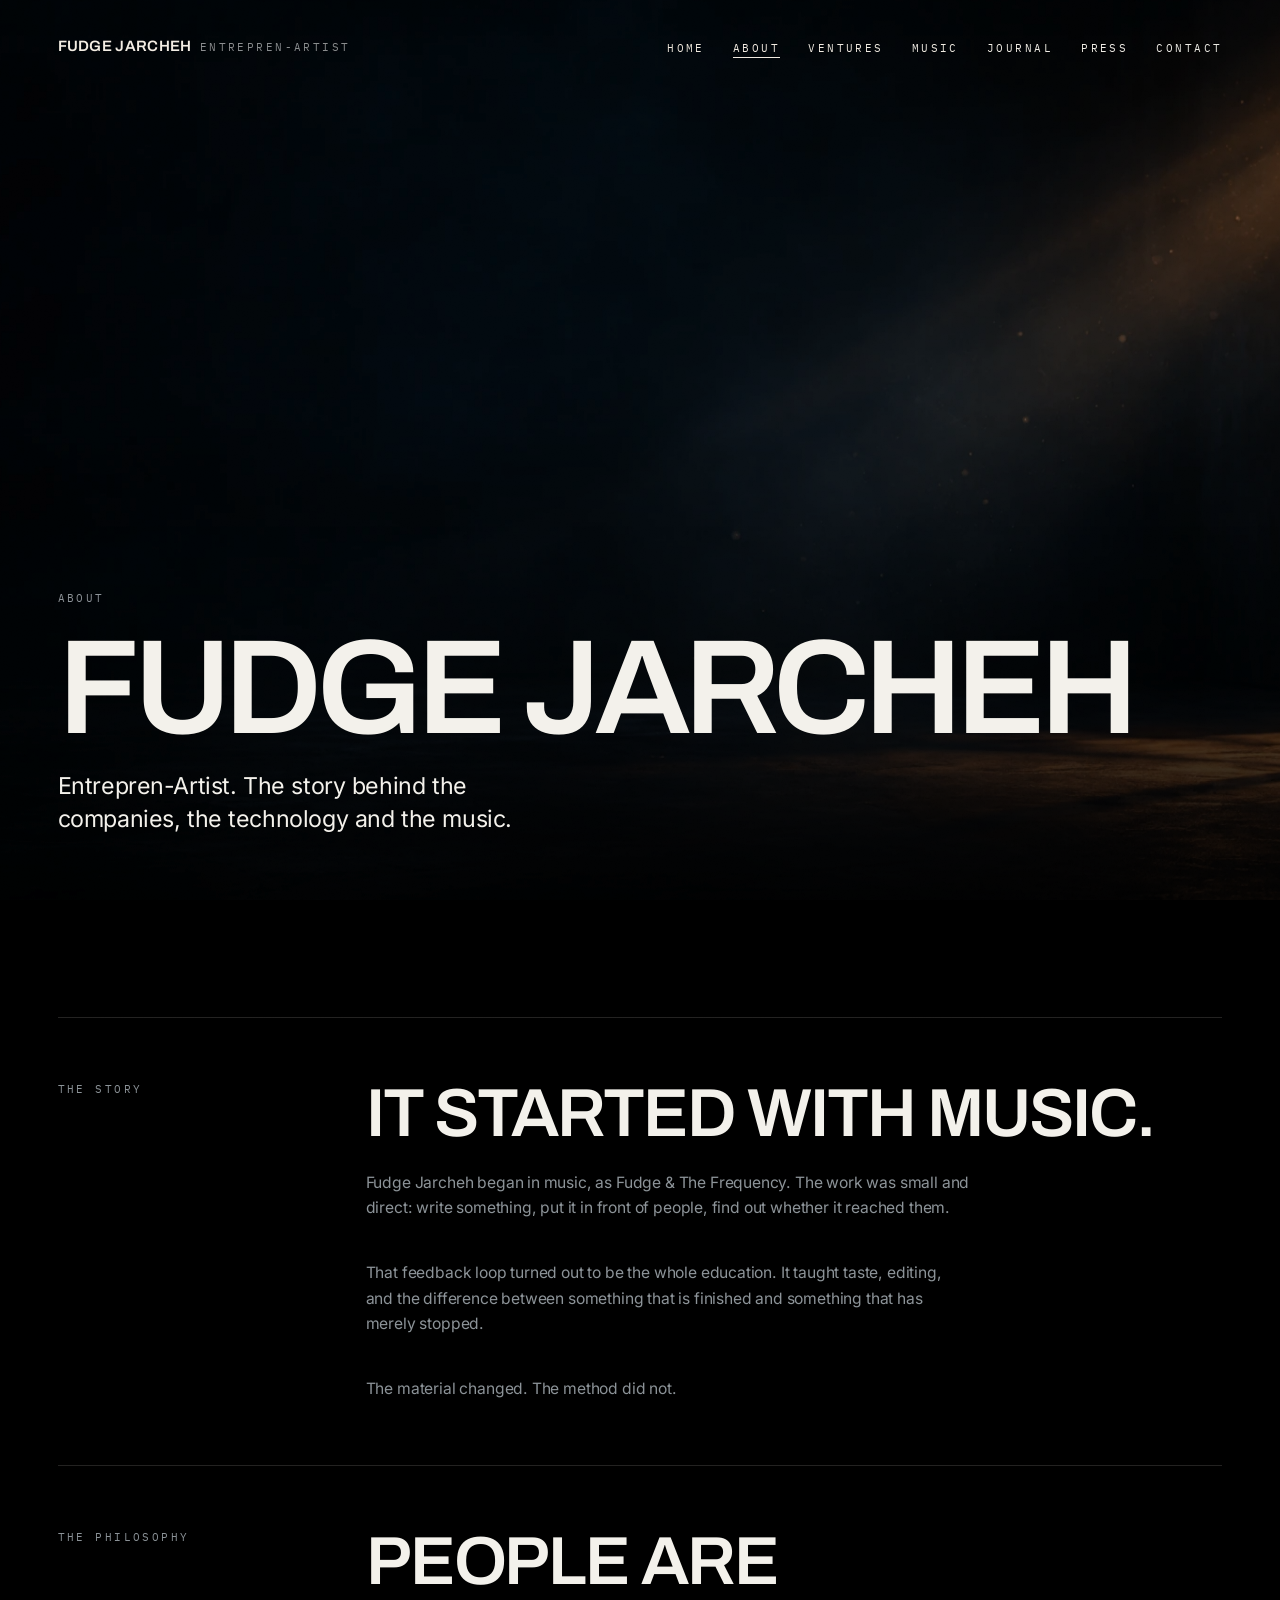
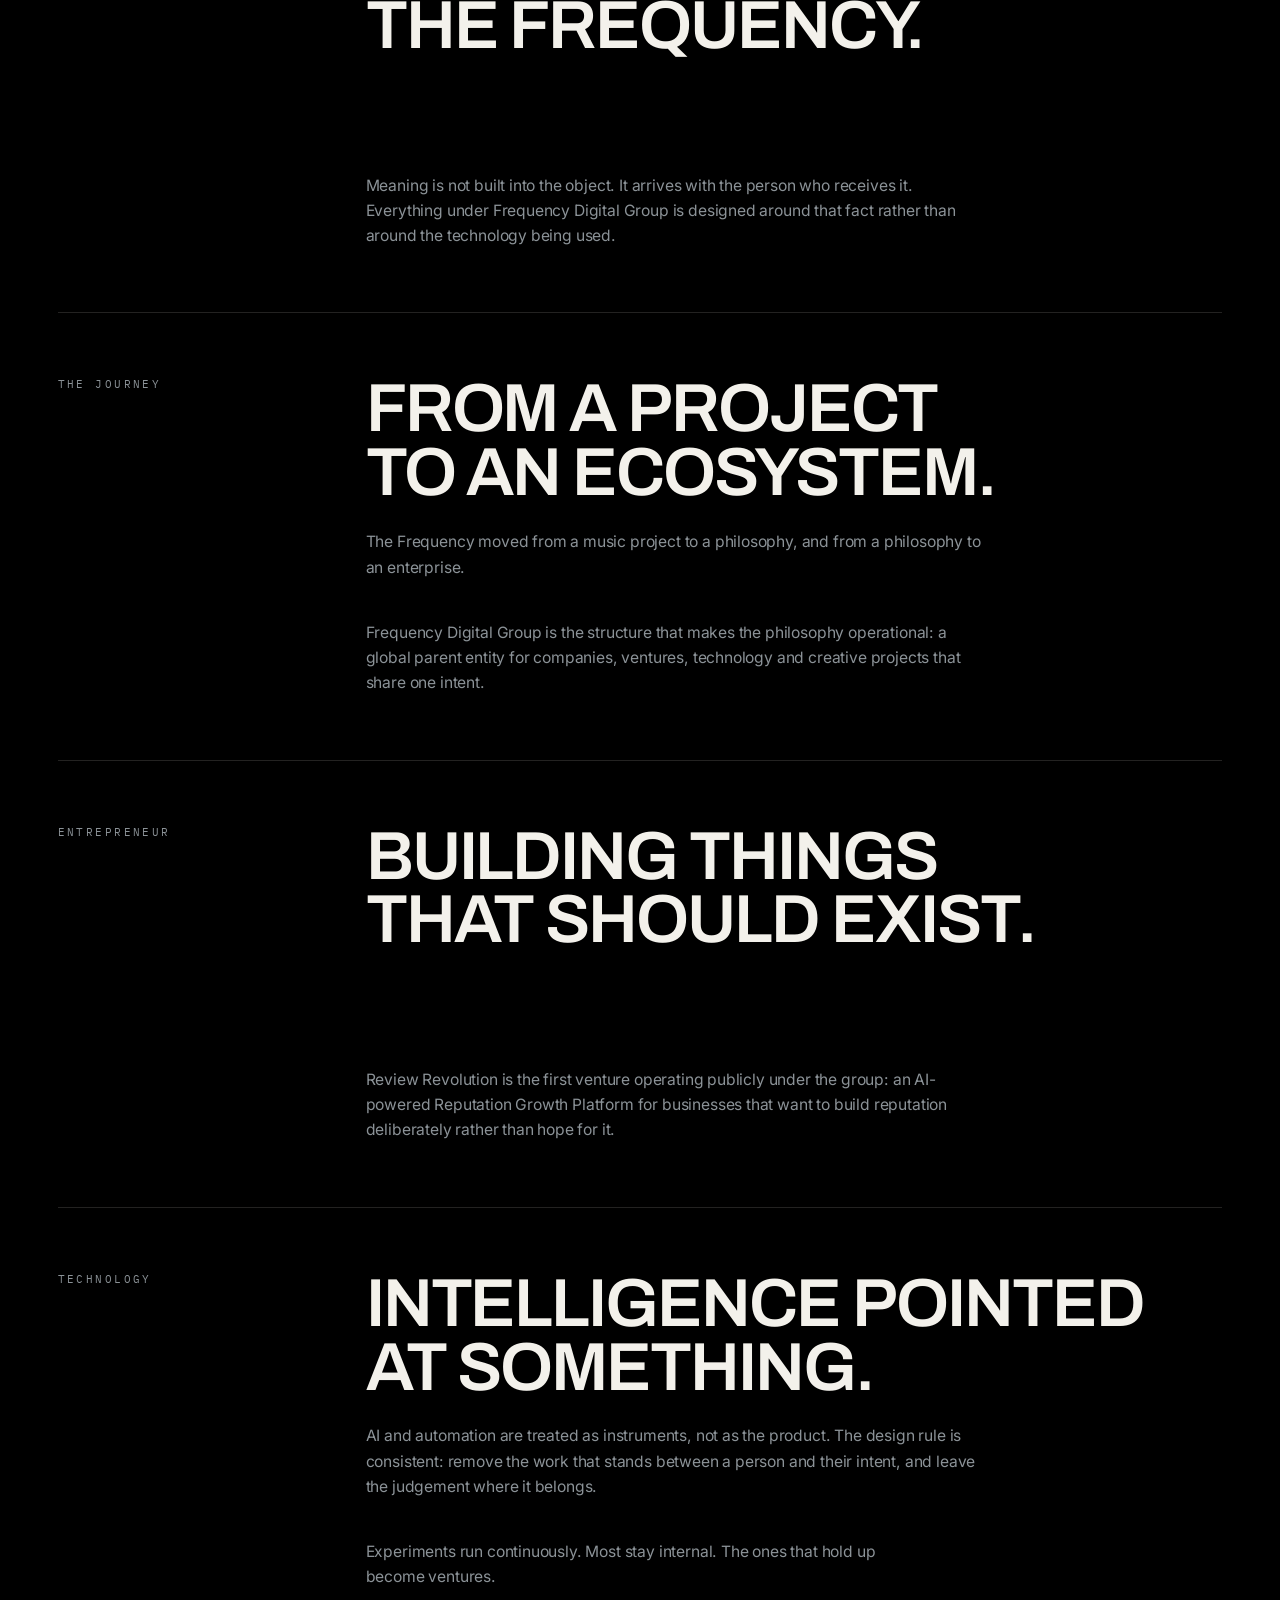
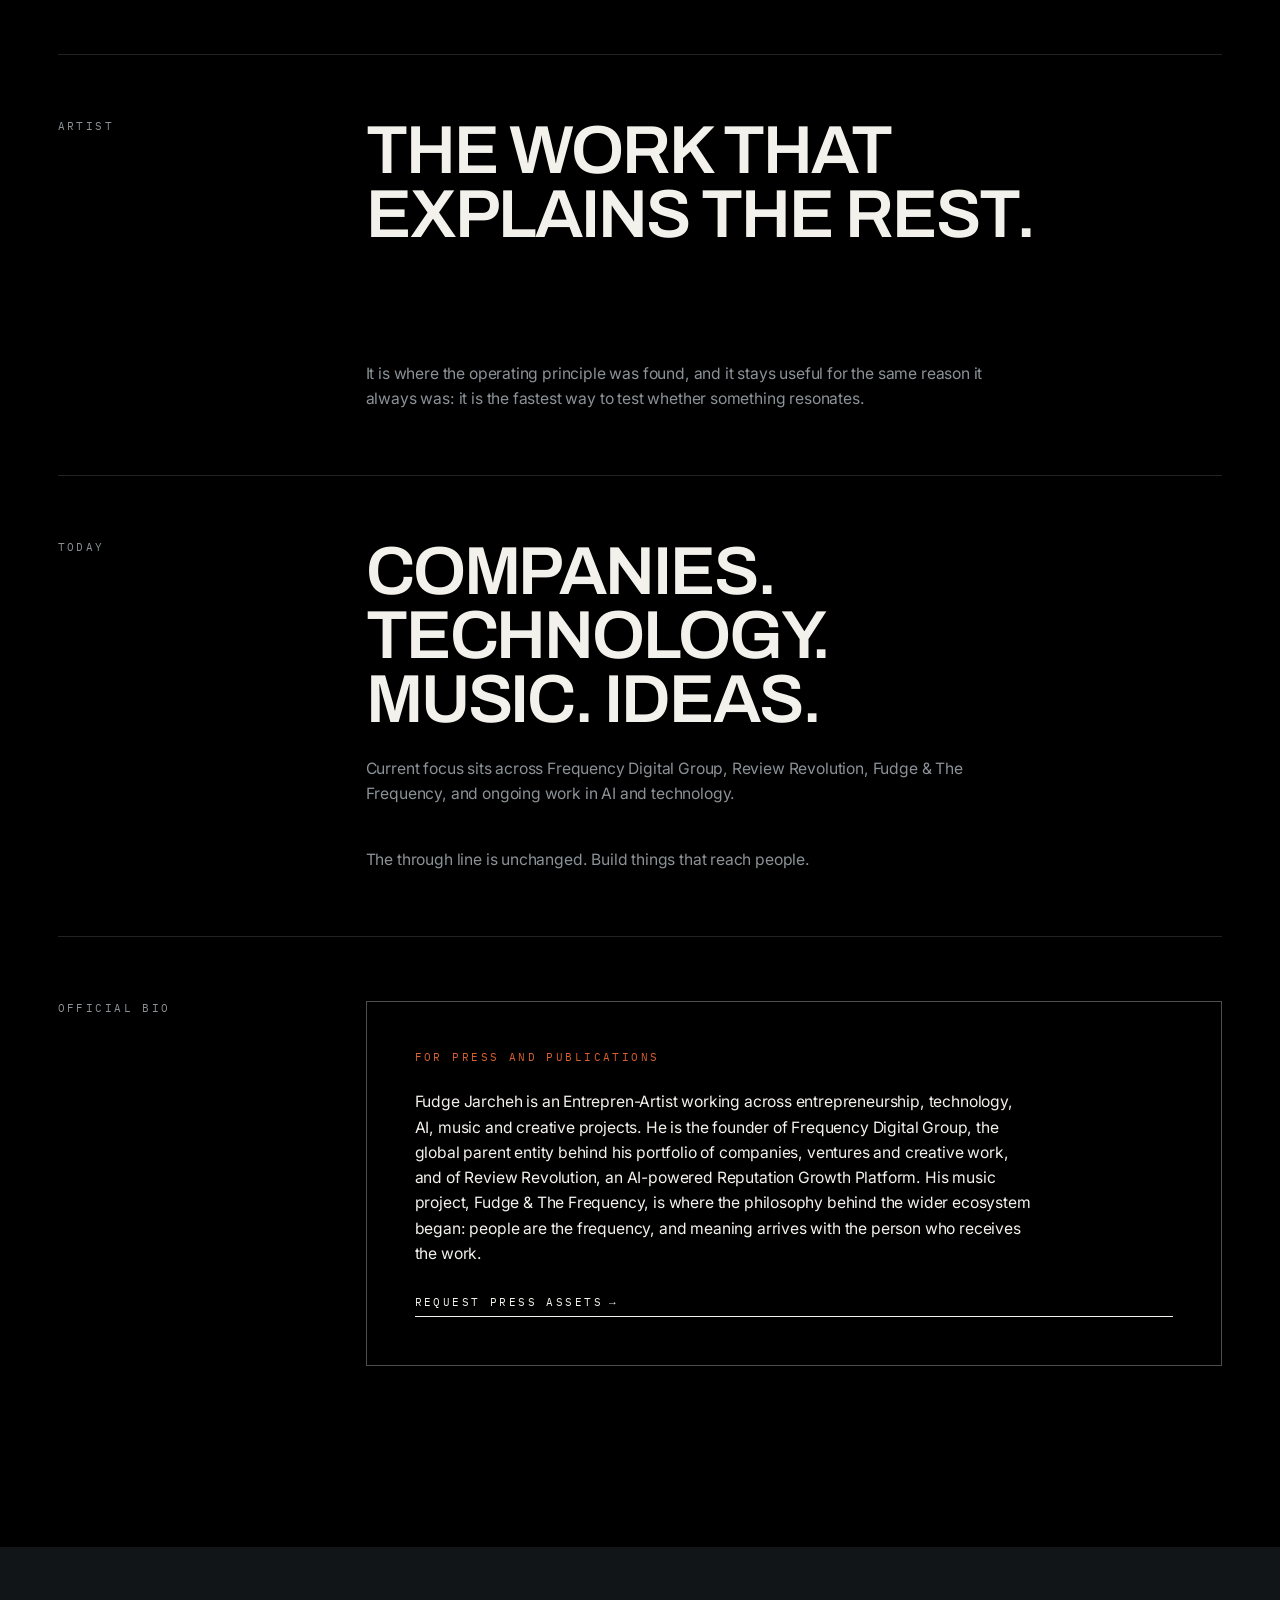
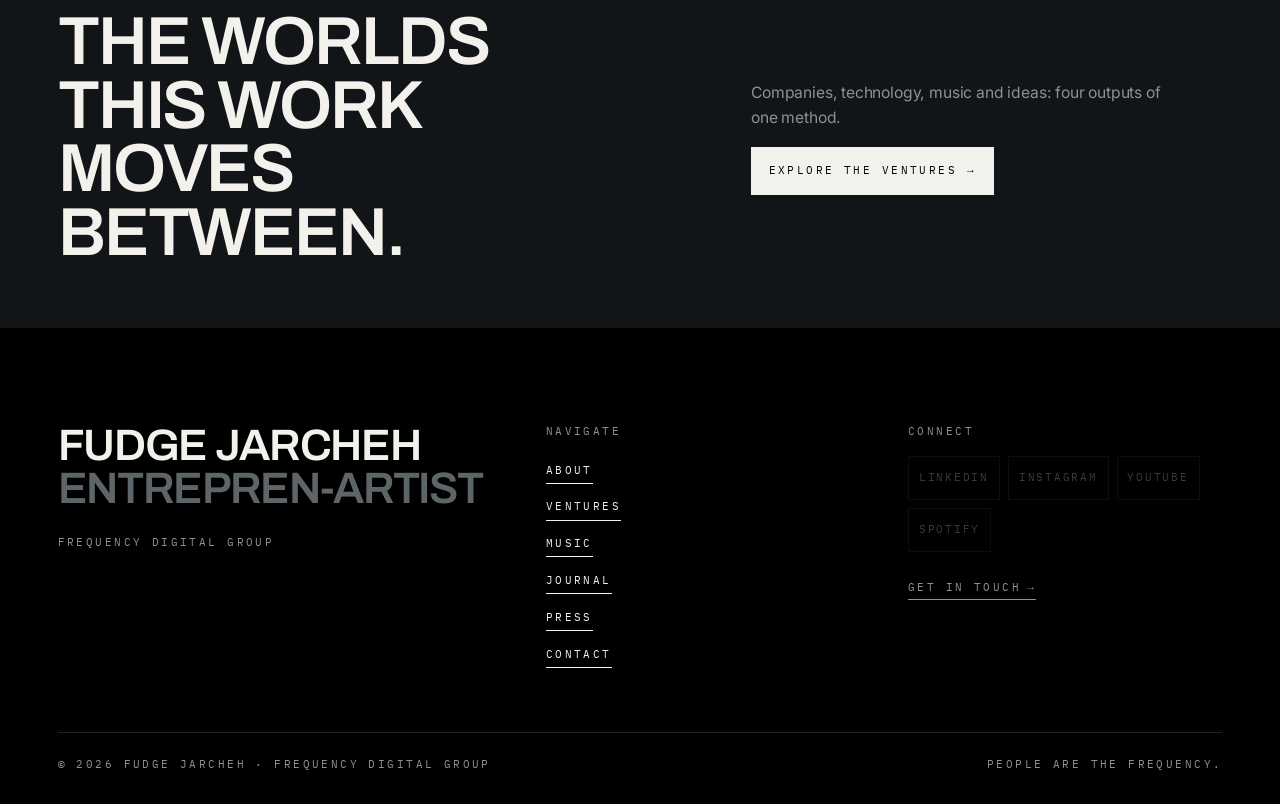
<file: pages/about.html>
<!DOCTYPE html>
<html lang="en">
<head>
<meta charset="utf-8">
<meta name="viewport" content="width=device-width, initial-scale=1, viewport-fit=cover">
<title>About: Fudge Jarcheh | Entrepren-Artist</title>
<meta name="description" content="The editorial biography of Fudge Jarcheh: the story, the philosophy, the journey from music to Frequency Digital Group, and the work happening today.">
<link rel="canonical" href="https://fudgejarcheh.com/pages/about.html">
<meta name="theme-color" content="#000000">

<meta property="og:type" content="website">
<meta property="og:site_name" content="Fudge Jarcheh">
<meta property="og:title" content="About: Fudge Jarcheh | Entrepren-Artist">
<meta property="og:description" content="The editorial biography of Fudge Jarcheh: the story, the philosophy, the journey from music to Frequency Digital Group, and the work happening today.">
<meta property="og:url" content="https://fudgejarcheh.com/pages/about.html">
<meta property="og:image" content="https://fudgejarcheh.com/assets/images/head-about.webp">
<meta name="twitter:card" content="summary_large_image">
<meta name="twitter:title" content="About: Fudge Jarcheh | Entrepren-Artist">
<meta name="twitter:description" content="The editorial biography of Fudge Jarcheh: the story, the philosophy, the journey from music to Frequency Digital Group, and the work happening today.">
<meta name="twitter:image" content="https://fudgejarcheh.com/assets/images/head-about.webp">

<link rel="icon" href="../assets/icons/favicon.svg" type="image/svg+xml">
<link rel="apple-touch-icon" href="../assets/icons/mark.svg">
<link rel="manifest" href="../site.webmanifest">

<link rel="preload" as="font" type="font/woff2" href="../assets/fonts/archivo-latin.woff2" crossorigin>
<link rel="preload" as="font" type="font/woff2" href="../assets/fonts/inter-latin.woff2" crossorigin>
<link rel="stylesheet" href="../css/fonts.css">

<link rel="stylesheet" href="../css/tokens.css">
<link rel="stylesheet" href="../css/base.css">
<link rel="stylesheet" href="../css/cinema.css">
<link rel="stylesheet" href="../css/components.css">
<script type="application/ld+json">
{"@context":"https://schema.org","@type":"ProfilePage","mainEntity":{"@type":"Person","name":"Fudge Jarcheh","jobTitle":"Entrepren-Artist","url":"https://fudgejarcheh.com/","description":"Entrepren-Artist working across entrepreneurship, technology, AI, music and creative projects.","worksFor":{"@type":"Organization","name":"Frequency Digital Group"}}}
</script>
</head>
<body>

<a class="skip-link" href="#main">Skip to content</a>
<div class="grain" aria-hidden="true"></div>

<header class="nav" data-nav></header>

<main id="main">
<section class="pagehead" aria-labelledby="page-title">
  <div class="pagehead__bg" data-parallax="0.10">
    <img src="../assets/images/head-about.webp" alt="A dark, near-empty room lit only by a warm amber shaft of light falling through a tall window, cutting across a blue-black concrete floor." loading="eager" fetchpriority="high" decoding="async" width="2000" height="1131" style="--focal-m:75% 50%">
  </div>
  <div class="pagehead__inner wrap">
    <p class="t-meta">About</p>
    <h1 class="t-display" id="page-title" data-split="lines" style="margin-block:var(--s-5)">Fudge Jarcheh</h1>
    <p class="t-lead">Entrepren-Artist. The story behind the companies, the technology and the music.</p>
  </div>
</section>

<section class="section">
  <div class="wrap">
      <section class="chapter" id="story">
    <div class="chapter__label"><p class="t-meta">The Story</p></div>
    <div class="chapter__body">
      <h2 class="t-h2" data-reveal>It started with music.</h2>
      <p class="t-body" data-reveal>Fudge Jarcheh began in music, as Fudge &amp; The Frequency. The work was small and direct: write something, put it in front of people, find out whether it reached them.</p><p class="t-body" data-reveal>That feedback loop turned out to be the whole education. It taught taste, editing, and the difference between something that is finished and something that has merely stopped.</p><p class="t-body" data-reveal>The material changed. The method did not.</p>
    </div>
  </section>
  <section class="chapter" id="philosophy">
    <div class="chapter__label"><p class="t-meta">The Philosophy</p></div>
    <div class="chapter__body">
      <h2 class="t-h2" data-reveal>People are the frequency.</h2>
      <p class="t-body" data-reveal>A song without a listener is just sound. A company without customers is just an idea. Technology without people is just code.</p><p class="t-body" data-reveal>Meaning is not built into the object. It arrives with the person who receives it. Everything under Frequency Digital Group is designed around that fact rather than around the technology being used.</p>
    </div>
  </section>
  <section class="chapter" id="journey">
    <div class="chapter__label"><p class="t-meta">The Journey</p></div>
    <div class="chapter__body">
      <h2 class="t-h2" data-reveal>From a project to an ecosystem.</h2>
      <p class="t-body" data-reveal>The Frequency moved from a music project to a philosophy, and from a philosophy to an enterprise.</p><p class="t-body" data-reveal>Frequency Digital Group is the structure that makes the philosophy operational: a global parent entity for companies, ventures, technology and creative projects that share one intent.</p>
    </div>
  </section>
  <section class="chapter" id="entrepreneur">
    <div class="chapter__label"><p class="t-meta">Entrepreneur</p></div>
    <div class="chapter__body">
      <h2 class="t-h2" data-reveal>Building things that should exist.</h2>
      <p class="t-body" data-reveal>The entrepreneurial work is company building: creating, developing and growing ideas that resonate with people.</p><p class="t-body" data-reveal>Review Revolution is the first venture operating publicly under the group: an AI-powered Reputation Growth Platform for businesses that want to build reputation deliberately rather than hope for it.</p>
    </div>
  </section>
  <section class="chapter" id="technology">
    <div class="chapter__label"><p class="t-meta">Technology</p></div>
    <div class="chapter__body">
      <h2 class="t-h2" data-reveal>Intelligence pointed at something.</h2>
      <p class="t-body" data-reveal>AI and automation are treated as instruments, not as the product. The design rule is consistent: remove the work that stands between a person and their intent, and leave the judgement where it belongs.</p><p class="t-body" data-reveal>Experiments run continuously. Most stay internal. The ones that hold up become ventures.</p>
    </div>
  </section>
  <section class="chapter" id="artist">
    <div class="chapter__label"><p class="t-meta">Artist</p></div>
    <div class="chapter__body">
      <h2 class="t-h2" data-reveal>The work that explains the rest.</h2>
      <p class="t-body" data-reveal>Fudge &amp; The Frequency remains active as a creative project rather than a closed chapter.</p><p class="t-body" data-reveal>It is where the operating principle was found, and it stays useful for the same reason it always was: it is the fastest way to test whether something resonates.</p>
    </div>
  </section>
  <section class="chapter" id="today">
    <div class="chapter__label"><p class="t-meta">Today</p></div>
    <div class="chapter__body">
      <h2 class="t-h2" data-reveal>Companies. Technology. Music. Ideas.</h2>
      <p class="t-body" data-reveal>Current focus sits across Frequency Digital Group, Review Revolution, Fudge &amp; The Frequency, and ongoing work in AI and technology.</p><p class="t-body" data-reveal>The through line is unchanged. Build things that reach people.</p>
    </div>
  </section>

    <div class="chapter" id="official-bio">
      <div class="chapter__label"><p class="t-meta">Official Bio</p></div>
      <div class="chapter__body">
        <div class="bio-box" data-reveal>
          <p class="t-meta t-meta--accent">For press and publications</p>
          <p class="t-body" style="color:var(--fg)">Fudge Jarcheh is an Entrepren-Artist working across entrepreneurship, technology, AI, music and creative projects. He is the founder of Frequency Digital Group, the global parent entity behind his portfolio of companies, ventures and creative work, and of Review Revolution, an AI-powered Reputation Growth Platform. His music project, Fudge &amp; The Frequency, is where the philosophy behind the wider ecosystem began: people are the frequency, and meaning arrives with the person who receives the work.</p>
          <a class="link" href="contact.html" data-mail="Press">Request press assets <span aria-hidden="true">&#8594;</span></a>
        </div>
      </div>
    </div>
  </div>
</section>

<section class="section section--tight surface-charcoal">
  <div class="wrap">
    <div class="grid" style="align-items:center">
      <h2 class="t-h2 c1-6" data-reveal>The worlds this work moves between.</h2>
      <div style="display:grid;gap:var(--s-4);justify-items:start" data-reveal class="c8-5">
        <p class="t-body">Companies, technology, music and ideas: four outputs of one method.</p>
        <a class="btn" href="ventures.html">Explore the ventures <span class="btn__arrow" aria-hidden="true">&#8594;</span></a>
      </div>
    </div>
  </div>
</section>

</main>

<footer class="footer" data-footer></footer>

<script src="../data/content.js"></script>
<script src="../js/engine.js" defer></script>
<script src="../js/site.js" defer></script>
</body>
</html>
</file>
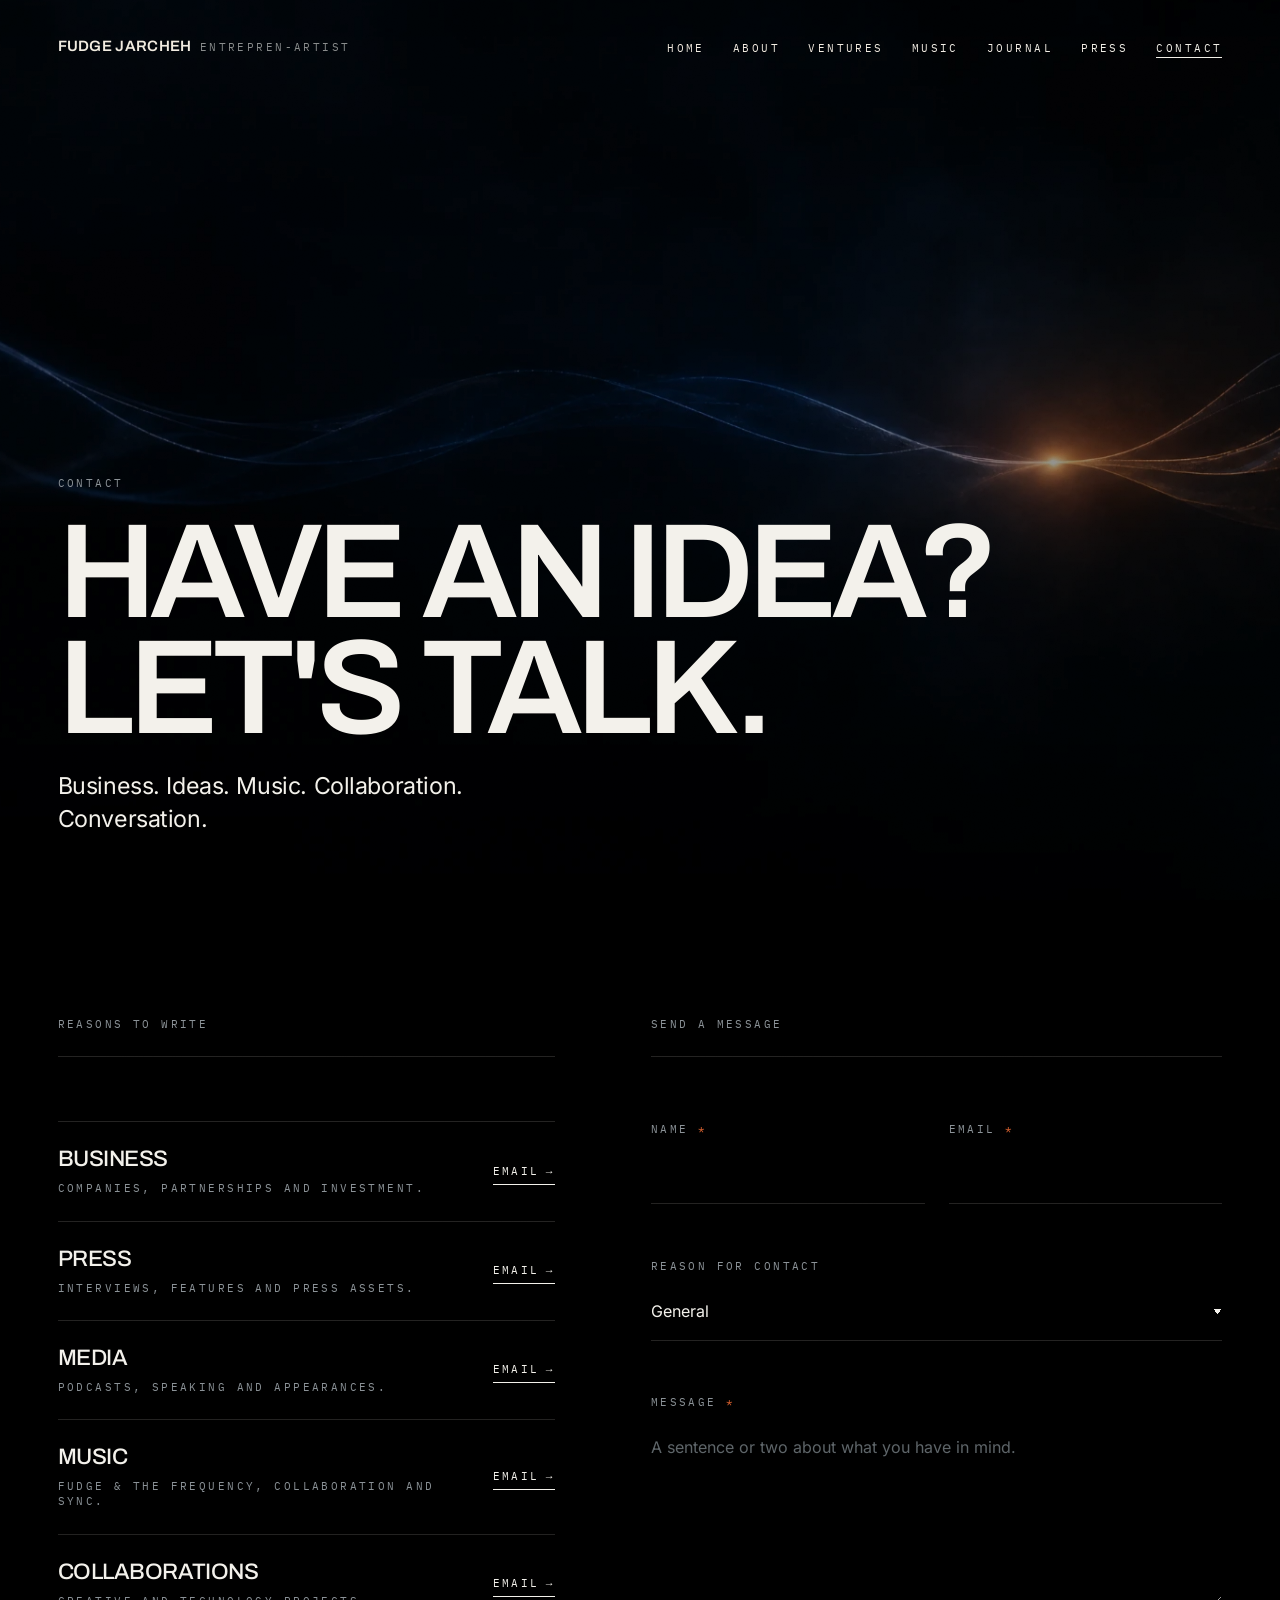
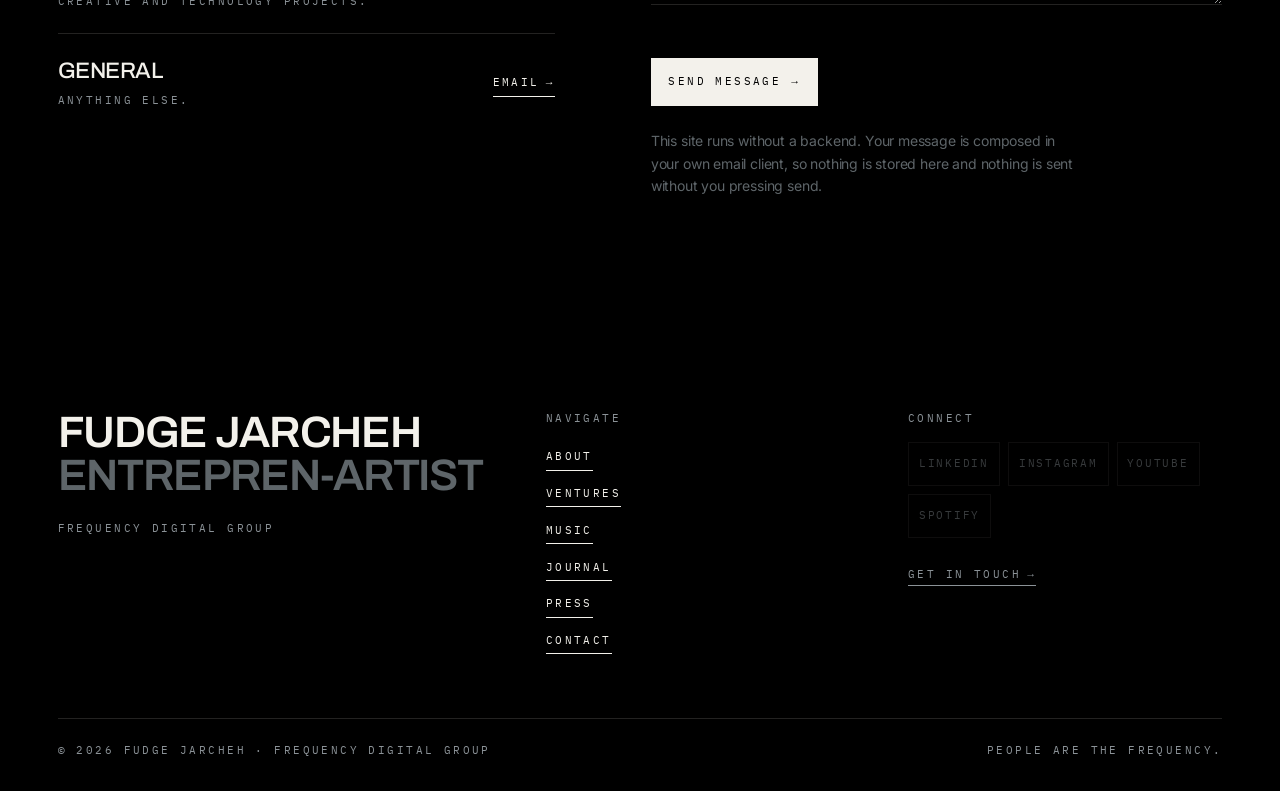
<file: pages/contact.html>
<!DOCTYPE html>
<html lang="en">
<head>
<meta charset="utf-8">
<meta name="viewport" content="width=device-width, initial-scale=1, viewport-fit=cover">
<title>Contact: Fudge Jarcheh</title>
<meta name="description" content="Get in touch with Fudge Jarcheh about business, press, media, music, collaborations or anything else.">
<link rel="canonical" href="https://fudgejarcheh.com/pages/contact.html">
<meta name="theme-color" content="#000000">

<meta property="og:type" content="website">
<meta property="og:site_name" content="Fudge Jarcheh">
<meta property="og:title" content="Contact: Fudge Jarcheh">
<meta property="og:description" content="Get in touch with Fudge Jarcheh about business, press, media, music, collaborations or anything else.">
<meta property="og:url" content="https://fudgejarcheh.com/pages/contact.html">
<meta property="og:image" content="https://fudgejarcheh.com/assets/images/head-contact.webp">
<meta name="twitter:card" content="summary_large_image">
<meta name="twitter:title" content="Contact: Fudge Jarcheh">
<meta name="twitter:description" content="Get in touch with Fudge Jarcheh about business, press, media, music, collaborations or anything else.">
<meta name="twitter:image" content="https://fudgejarcheh.com/assets/images/head-contact.webp">

<link rel="icon" href="../assets/icons/favicon.svg" type="image/svg+xml">
<link rel="apple-touch-icon" href="../assets/icons/mark.svg">
<link rel="manifest" href="../site.webmanifest">

<link rel="preload" as="font" type="font/woff2" href="../assets/fonts/archivo-latin.woff2" crossorigin>
<link rel="preload" as="font" type="font/woff2" href="../assets/fonts/inter-latin.woff2" crossorigin>
<link rel="stylesheet" href="../css/fonts.css">

<link rel="stylesheet" href="../css/tokens.css">
<link rel="stylesheet" href="../css/base.css">
<link rel="stylesheet" href="../css/cinema.css">
<link rel="stylesheet" href="../css/components.css">

</head>
<body>

<a class="skip-link" href="#main">Skip to content</a>
<div class="grain" aria-hidden="true"></div>

<header class="nav" data-nav></header>

<main id="main">
<section class="pagehead" aria-labelledby="page-title">
  <div class="pagehead__bg" data-parallax="0.10">
    <img src="../assets/images/head-contact.webp" alt="Two faint signal waves, one blue and one amber, converging into a single warm point of light on a black-blue field." loading="eager" fetchpriority="high" decoding="async" width="2000" height="1131" style="--focal-m:80% 50%">
  </div>
  <div class="pagehead__inner wrap">
    <p class="t-meta">Contact</p>
    <h1 class="t-display" id="page-title" data-split="lines" style="margin-block:var(--s-5)">Have an idea? Let's talk.</h1>
    <p class="t-lead">Business. Ideas. Music. Collaboration. Conversation.</p>
  </div>
</section>

<section class="section">
  <div class="wrap">
    <div class="contact-grid">

      <div>
        <div class="section-head"><h2 class="t-meta">Reasons to write</h2></div>
        <div class="routes">
      <div class="route">
        <div><p class="t-h4">Business</p><p class="t-meta" style="margin-top:var(--s-2)">Companies, partnerships and investment.</p></div>
        <a class="link" href="#contact-form" data-mail="Business">Email <span aria-hidden="true">&#8594;</span></a>
      </div>
      <div class="route">
        <div><p class="t-h4">Press</p><p class="t-meta" style="margin-top:var(--s-2)">Interviews, features and press assets.</p></div>
        <a class="link" href="#contact-form" data-mail="Press">Email <span aria-hidden="true">&#8594;</span></a>
      </div>
      <div class="route">
        <div><p class="t-h4">Media</p><p class="t-meta" style="margin-top:var(--s-2)">Podcasts, speaking and appearances.</p></div>
        <a class="link" href="#contact-form" data-mail="Media">Email <span aria-hidden="true">&#8594;</span></a>
      </div>
      <div class="route">
        <div><p class="t-h4">Music</p><p class="t-meta" style="margin-top:var(--s-2)">Fudge &amp; The Frequency, collaboration and sync.</p></div>
        <a class="link" href="#contact-form" data-mail="Music">Email <span aria-hidden="true">&#8594;</span></a>
      </div>
      <div class="route">
        <div><p class="t-h4">Collaborations</p><p class="t-meta" style="margin-top:var(--s-2)">Creative and technology projects.</p></div>
        <a class="link" href="#contact-form" data-mail="Collaborations">Email <span aria-hidden="true">&#8594;</span></a>
      </div>
      <div class="route">
        <div><p class="t-h4">General</p><p class="t-meta" style="margin-top:var(--s-2)">Anything else.</p></div>
        <a class="link" href="#contact-form" data-mail="General">Email <span aria-hidden="true">&#8594;</span></a>
      </div>
        </div>
      </div>

      <div id="contact-form">
        <div class="section-head"><h2 class="t-meta">Send a message</h2></div>

        <form class="contact-form" data-contact-form novalidate>
          <div class="row">
            <div class="field">
              <label for="c-name">Name <span class="req" aria-hidden="true">*</span></label>
              <input id="c-name" name="name" type="text" autocomplete="name" required aria-describedby="e-name">
              <span class="error" id="e-name" aria-live="polite"></span>
            </div>
            <div class="field">
              <label for="c-email">Email <span class="req" aria-hidden="true">*</span></label>
              <input id="c-email" name="email" type="email" autocomplete="email" required aria-describedby="e-email">
              <span class="error" id="e-email" aria-live="polite"></span>
            </div>
          </div>

          <div class="field">
            <label for="c-reason">Reason for contact</label>
            <select id="c-reason" name="reason">
              <option>Business</option><option>Press</option><option>Media</option>
              <option>Music</option><option>Collaborations</option><option selected>General</option>
            </select>
            <span class="error" id="e-reason" aria-live="polite"></span>
          </div>

          <div class="field">
            <label for="c-message">Message <span class="req" aria-hidden="true">*</span></label>
            <textarea id="c-message" name="message" rows="6" required aria-describedby="e-message"
                      placeholder="A sentence or two about what you have in mind."></textarea>
            <span class="error" id="e-message" aria-live="polite"></span>
          </div>

          <div style="display:flex;flex-wrap:wrap;gap:var(--s-5);align-items:center">
            <button class="btn" type="submit">Send message <span class="btn__arrow" aria-hidden="true">&#8594;</span></button>
            <p class="form-note">
              This site runs without a backend. Your message is composed in your own email client,
              so nothing is stored here and nothing is sent without you pressing send.
            </p>
          </div>
        </form>
      </div>

    </div>
  </div>
</section>

</main>

<footer class="footer" data-footer></footer>

<script src="../data/content.js"></script>
<script src="../js/engine.js" defer></script>
<script src="../js/site.js" defer></script>
</body>
</html>
</file>
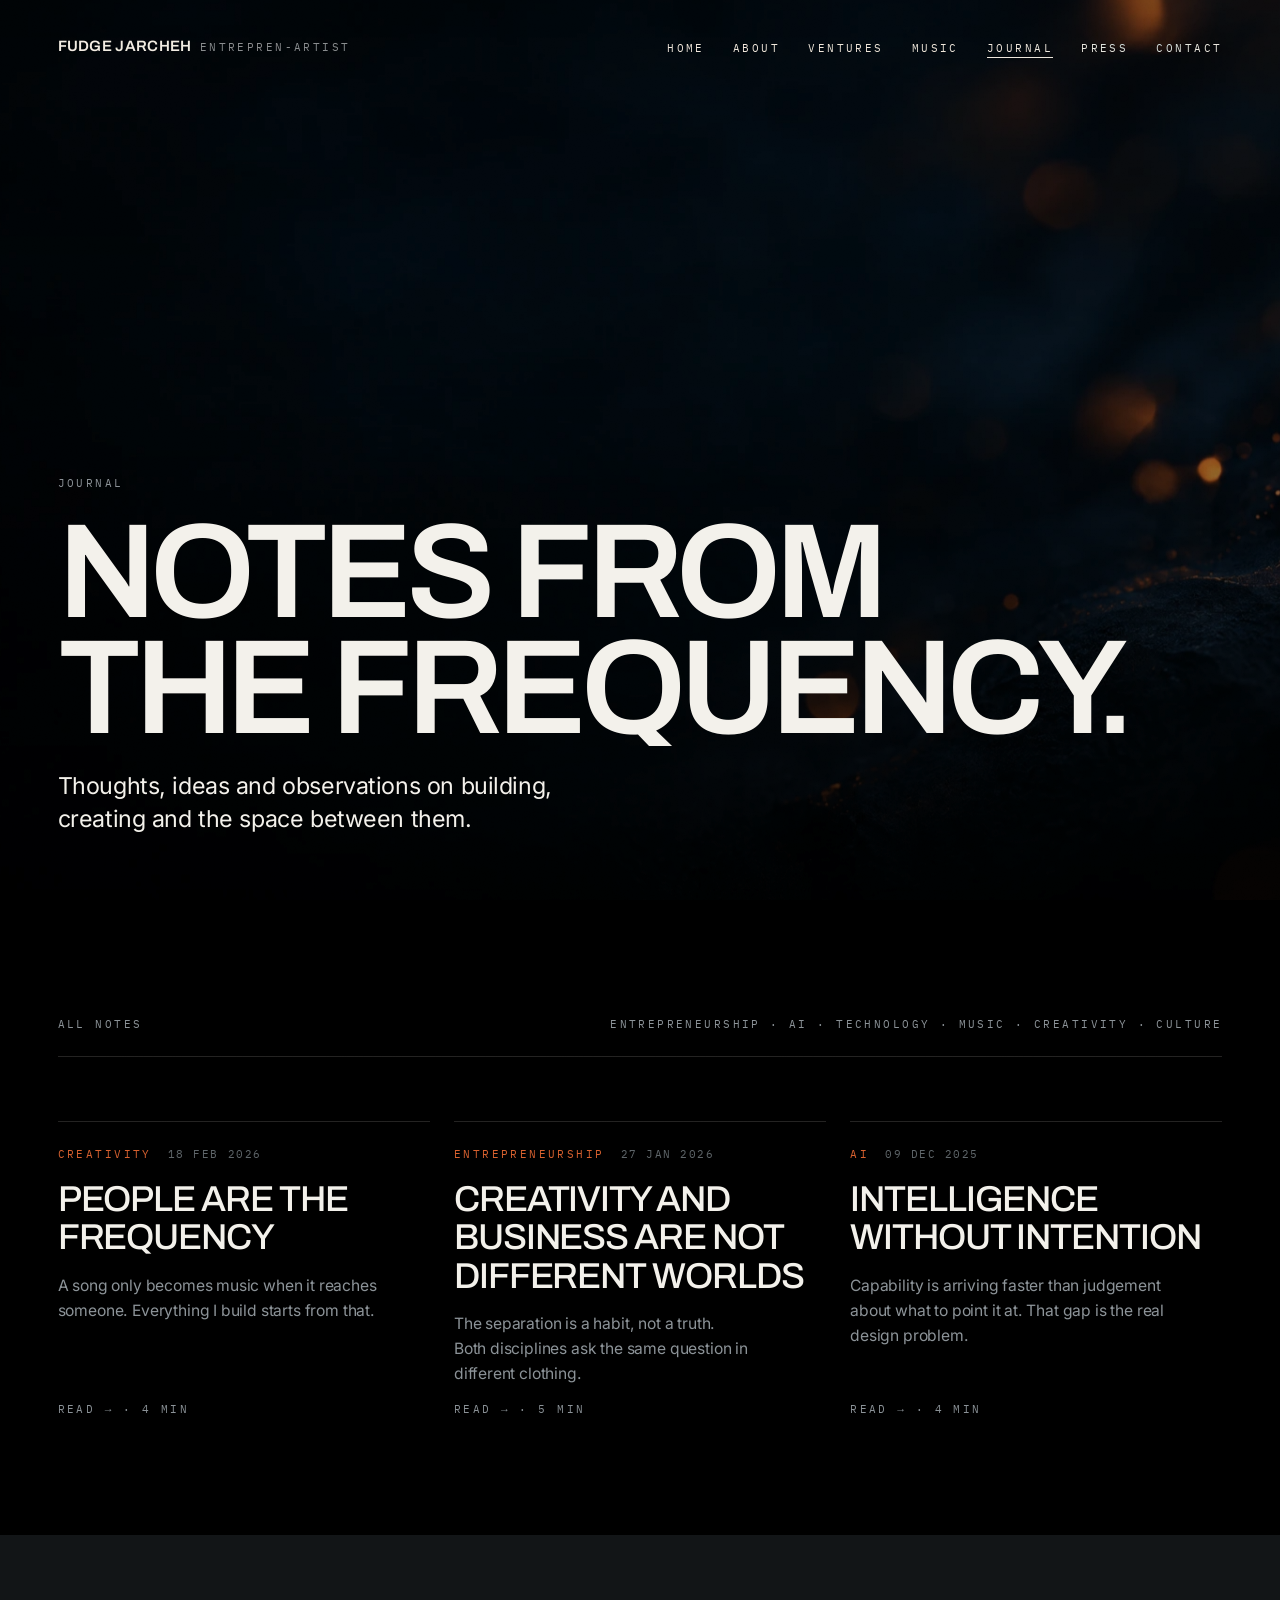
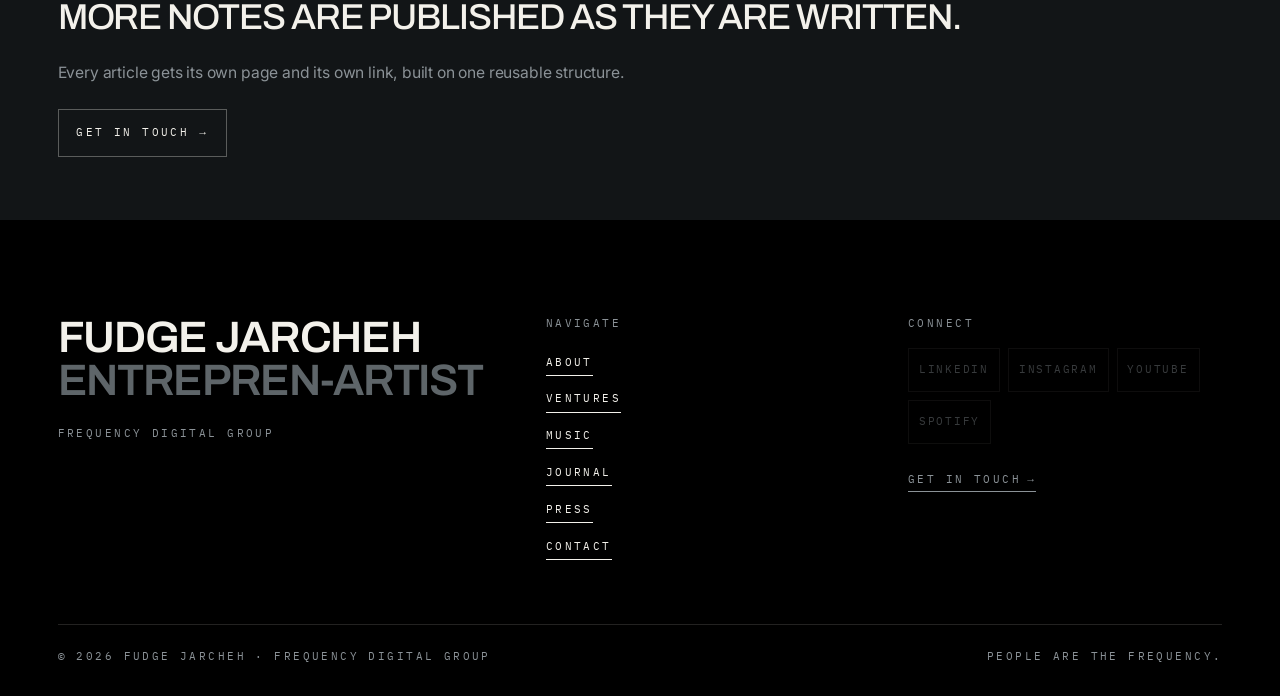
<file: pages/journal.html>
<!DOCTYPE html>
<html lang="en">
<head>
<meta charset="utf-8">
<meta name="viewport" content="width=device-width, initial-scale=1, viewport-fit=cover">
<title>Journal: Notes from the Frequency | Fudge Jarcheh</title>
<meta name="description" content="Notes from the Frequency: writing on entrepreneurship, AI, technology, music, creativity and building companies by Fudge Jarcheh.">
<link rel="canonical" href="https://fudgejarcheh.com/pages/journal.html">
<meta name="theme-color" content="#000000">

<meta property="og:type" content="website">
<meta property="og:site_name" content="Fudge Jarcheh">
<meta property="og:title" content="Journal: Notes from the Frequency | Fudge Jarcheh">
<meta property="og:description" content="Notes from the Frequency: writing on entrepreneurship, AI, technology, music, creativity and building companies by Fudge Jarcheh.">
<meta property="og:url" content="https://fudgejarcheh.com/pages/journal.html">
<meta property="og:image" content="https://fudgejarcheh.com/assets/images/head-journal.webp">
<meta name="twitter:card" content="summary_large_image">
<meta name="twitter:title" content="Journal: Notes from the Frequency | Fudge Jarcheh">
<meta name="twitter:description" content="Notes from the Frequency: writing on entrepreneurship, AI, technology, music, creativity and building companies by Fudge Jarcheh.">
<meta name="twitter:image" content="https://fudgejarcheh.com/assets/images/head-journal.webp">

<link rel="icon" href="../assets/icons/favicon.svg" type="image/svg+xml">
<link rel="apple-touch-icon" href="../assets/icons/mark.svg">
<link rel="manifest" href="../site.webmanifest">

<link rel="preload" as="font" type="font/woff2" href="../assets/fonts/archivo-latin.woff2" crossorigin>
<link rel="preload" as="font" type="font/woff2" href="../assets/fonts/inter-latin.woff2" crossorigin>
<link rel="stylesheet" href="../css/fonts.css">

<link rel="stylesheet" href="../css/tokens.css">
<link rel="stylesheet" href="../css/base.css">
<link rel="stylesheet" href="../css/cinema.css">
<link rel="stylesheet" href="../css/components.css">

</head>
<body>

<a class="skip-link" href="#main">Skip to content</a>
<div class="grain" aria-hidden="true"></div>

<header class="nav" data-nav></header>

<main id="main">
<section class="pagehead" aria-labelledby="page-title">
  <div class="pagehead__bg" data-parallax="0.10">
    <img src="../assets/images/head-journal.webp" alt="Soft out-of-focus amber light points drifting over a dark blue-black textured surface." loading="eager" fetchpriority="high" decoding="async" width="2000" height="1131" style="--focal-m:80% 50%">
  </div>
  <div class="pagehead__inner wrap">
    <p class="t-meta">Journal</p>
    <h1 class="t-display" id="page-title" data-split="lines" style="margin-block:var(--s-5)">Notes from the Frequency.</h1>
    <p class="t-lead">Thoughts, ideas and observations on building, creating and the space between them.</p>
  </div>
</section>

<section class="section">
  <div class="wrap">
    <div class="section-head">
      <h2 class="t-meta">All notes</h2>
      <p class="t-meta">Entrepreneurship &middot; AI &middot; Technology &middot; Music &middot; Creativity &middot; Culture</p>
    </div>
    <div class="cards" data-journal="0"></div>
  </div>
</section>

<section class="section section--tight surface-charcoal">
  <div class="wrap" style="display:grid;gap:var(--s-5);justify-items:start">
    <h2 class="t-h3" data-reveal>More notes are published as they are written.</h2>
    <p class="t-body" data-reveal>Every article gets its own page and its own link, built on one reusable structure.</p>
    <a class="btn btn--ghost" href="contact.html" data-reveal>Get in touch <span class="btn__arrow" aria-hidden="true">&#8594;</span></a>
  </div>
</section>

</main>

<footer class="footer" data-footer></footer>

<script src="../data/content.js"></script>
<script src="../js/engine.js" defer></script>
<script src="../js/site.js" defer></script>
</body>
</html>
</file>
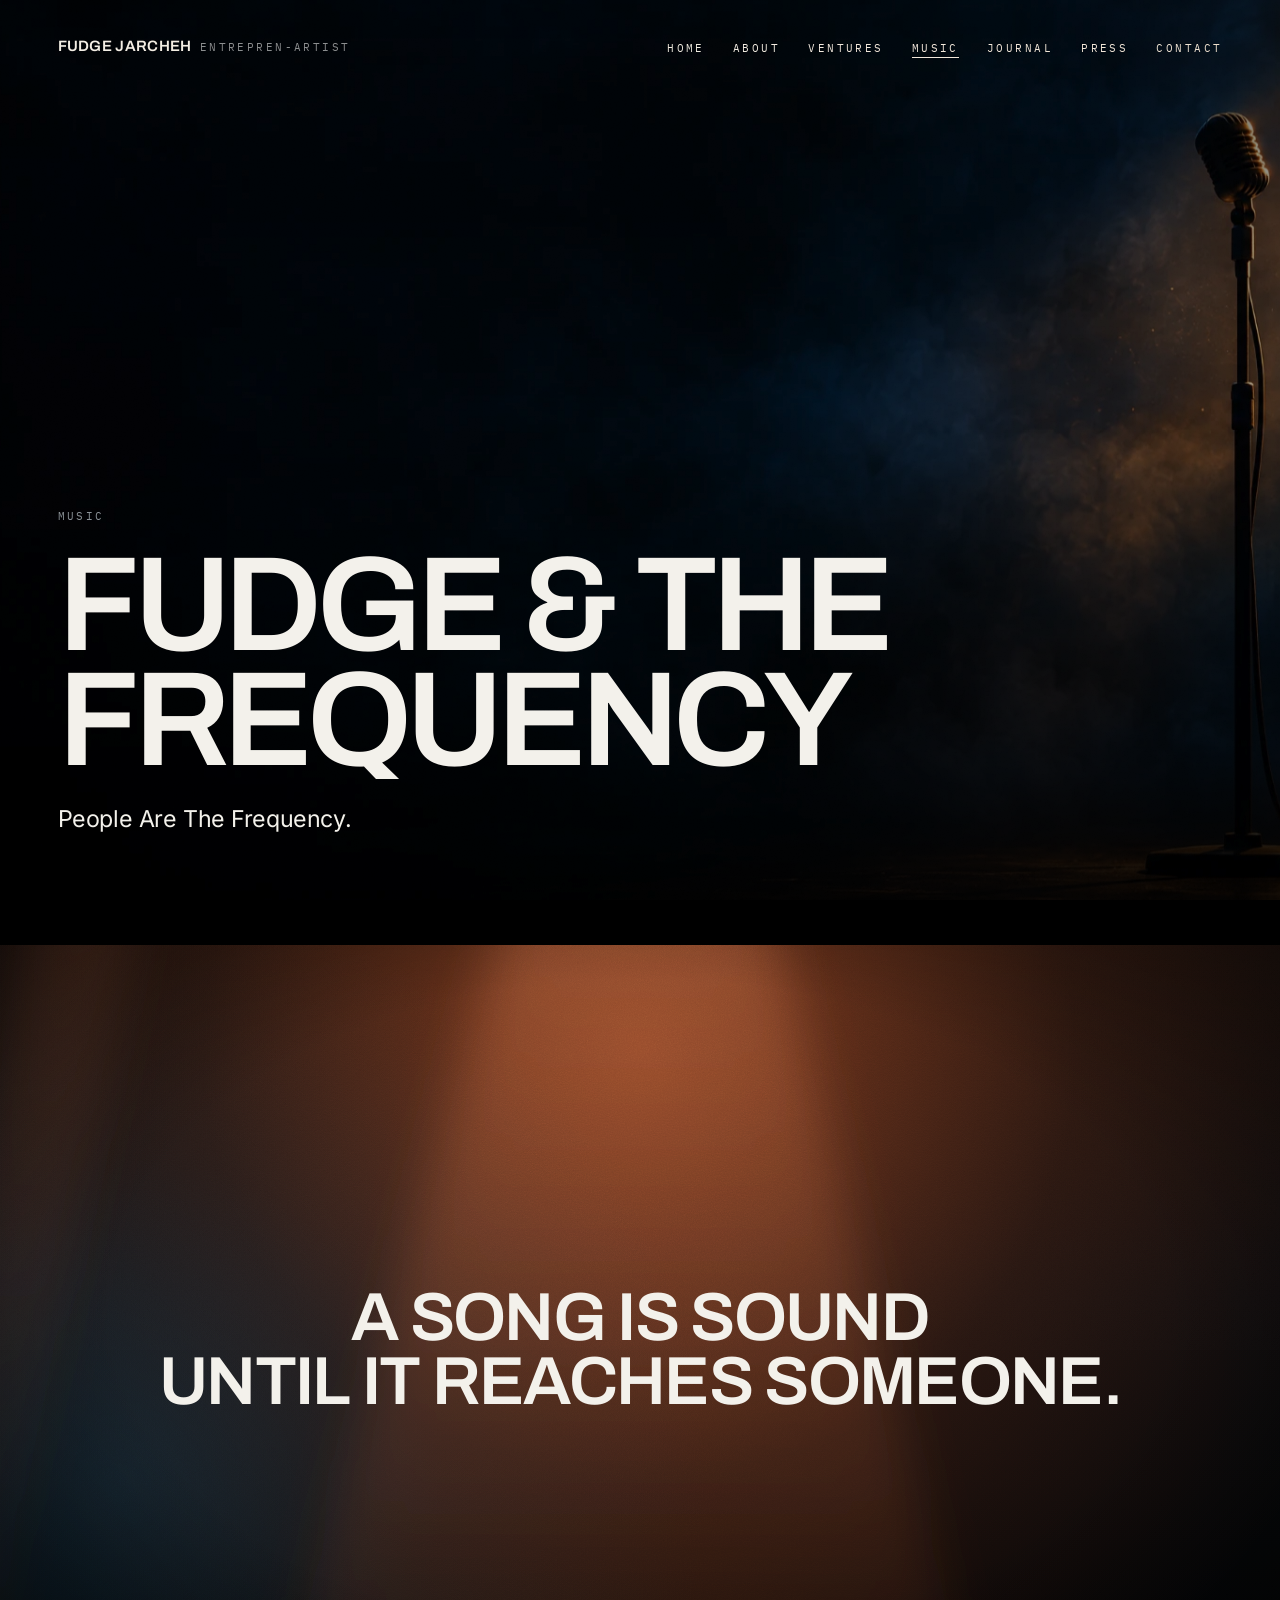
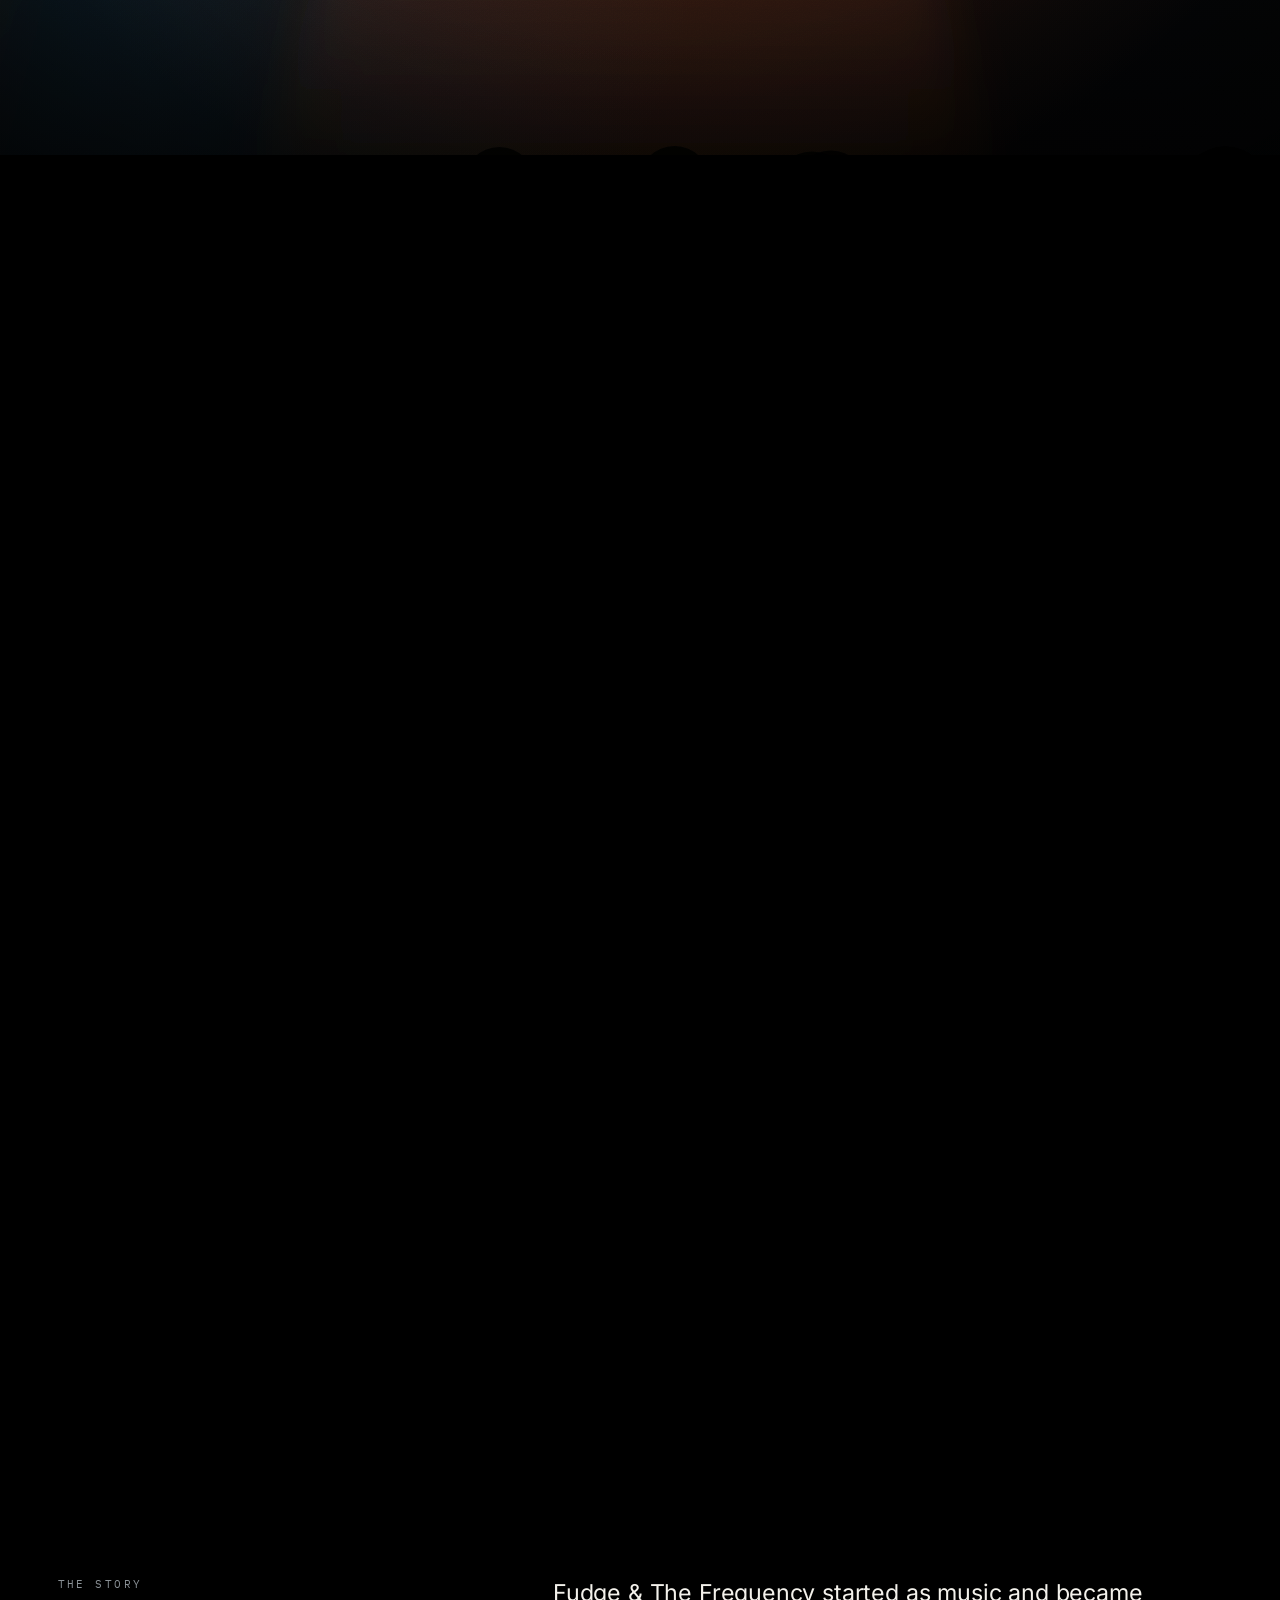
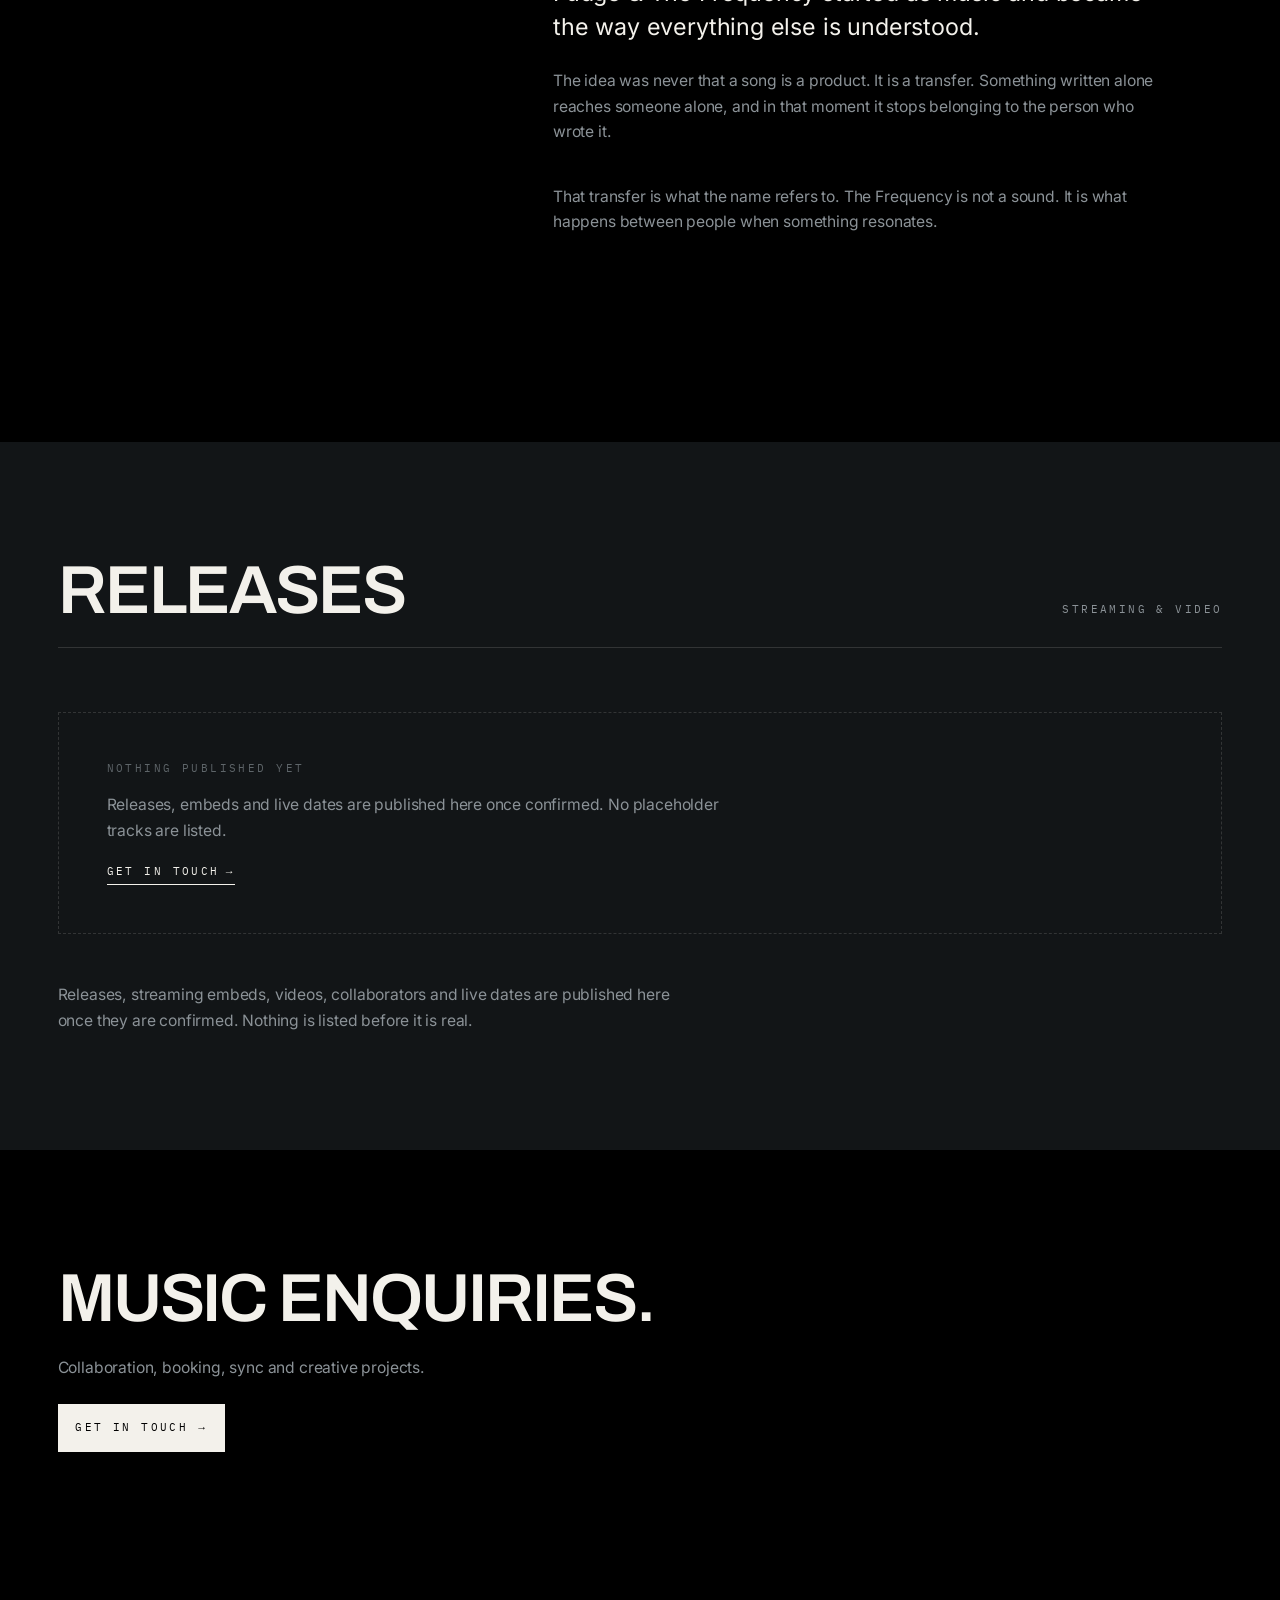
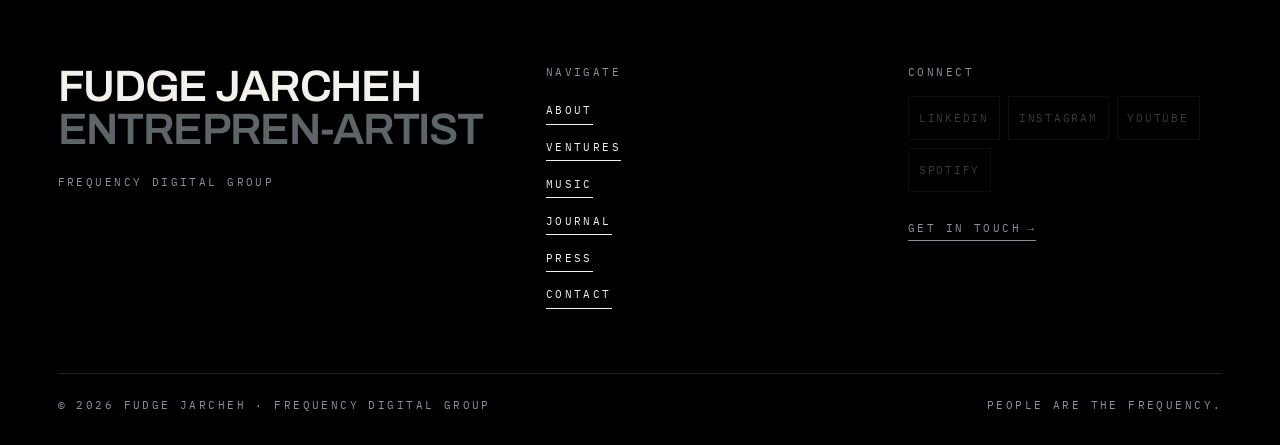
<file: pages/music.html>
<!DOCTYPE html>
<html lang="en">
<head>
<meta charset="utf-8">
<meta name="viewport" content="width=device-width, initial-scale=1, viewport-fit=cover">
<title>Music: Fudge &amp; The Frequency | Fudge Jarcheh</title>
<meta name="description" content="Fudge &amp; The Frequency is the music and creative project where the Frequency philosophy began. People are the frequency.">
<link rel="canonical" href="https://fudgejarcheh.com/pages/music.html">
<meta name="theme-color" content="#000000">

<meta property="og:type" content="website">
<meta property="og:site_name" content="Fudge Jarcheh">
<meta property="og:title" content="Music: Fudge &amp; The Frequency | Fudge Jarcheh">
<meta property="og:description" content="Fudge &amp; The Frequency is the music and creative project where the Frequency philosophy began. People are the frequency.">
<meta property="og:url" content="https://fudgejarcheh.com/pages/music.html">
<meta property="og:image" content="https://fudgejarcheh.com/assets/images/head-music.webp">
<meta name="twitter:card" content="summary_large_image">
<meta name="twitter:title" content="Music: Fudge &amp; The Frequency | Fudge Jarcheh">
<meta name="twitter:description" content="Fudge &amp; The Frequency is the music and creative project where the Frequency philosophy began. People are the frequency.">
<meta name="twitter:image" content="https://fudgejarcheh.com/assets/images/head-music.webp">

<link rel="icon" href="../assets/icons/favicon.svg" type="image/svg+xml">
<link rel="apple-touch-icon" href="../assets/icons/mark.svg">
<link rel="manifest" href="../site.webmanifest">

<link rel="preload" as="font" type="font/woff2" href="../assets/fonts/archivo-latin.woff2" crossorigin>
<link rel="preload" as="font" type="font/woff2" href="../assets/fonts/inter-latin.woff2" crossorigin>
<link rel="stylesheet" href="../css/fonts.css">

<link rel="stylesheet" href="../css/tokens.css">
<link rel="stylesheet" href="../css/base.css">
<link rel="stylesheet" href="../css/cinema.css">
<link rel="stylesheet" href="../css/components.css">
<script type="application/ld+json">
{"@context":"https://schema.org","@type":"MusicGroup","name":"Fudge & The Frequency","url":"https://fudgejarcheh.com/pages/music.html","description":"The music and creative project where the Frequency philosophy began.","member":{"@type":"Person","name":"Fudge Jarcheh"}}
</script>
</head>
<body>

<a class="skip-link" href="#main">Skip to content</a>
<div class="grain" aria-hidden="true"></div>

<header class="nav" data-nav></header>

<main id="main">
<section class="pagehead" aria-labelledby="page-title">
  <div class="pagehead__bg" data-parallax="0.10">
    <img src="../assets/images/head-music.webp" alt="A lone vintage microphone on an empty stage, lit from behind by a warm amber beam cutting through blue smoke." loading="eager" fetchpriority="high" decoding="async" width="2000" height="1131" style="--focal-m:95% 50%">
  </div>
  <div class="pagehead__inner wrap">
    <p class="t-meta">Music</p>
    <h1 class="t-display" id="page-title" data-split="lines" style="margin-block:var(--s-5)">Fudge &amp; The Frequency</h1>
    <p class="t-lead">People Are The Frequency.</p>
  </div>
</section>

<section class="scene no-overflow" data-scene style="--scene-len:2.4;--scene-len-m:2">
  <div class="scene__stage letterbox" style="background:#000">
    <div class="layer layer--media" aria-hidden="true">
      <div class="stage-media" data-range="0 1" data-anim="zoom-in" style="--from:1.02;--to:1.18">
        <img src="../assets/images/music-stage.svg" alt="" loading="lazy" decoding="async" width="1920" height="1200">
      </div>
    </div>
    <div class="layer layer--copy">
      <div class="wrap" style="text-align:center">
        <p class="t-h2" data-range="0.10 0.45" data-anim="fade-through track">A song is sound<br>until it reaches someone.</p>
      </div>
    </div>
    <div class="layer layer--copy">
      <div class="wrap" style="text-align:center">
        <p class="t-display" data-range="0.55 0.95" data-anim="fade-through" style="color:var(--ember)">Then it is music.</p>
      </div>
    </div>
  </div>
</section>

<section class="section">
  <div class="wrap">
    <div class="grid" style="align-items:start">
      <div class="c1-4">
        <p class="t-meta">The Story</p>
      </div>
      <div class="story c6-7">
        <p data-reveal>Fudge &amp; The Frequency started as music and became the way everything else is understood.</p>
        <p class="t-body" data-reveal>
          The idea was never that a song is a product. It is a transfer. Something written alone
          reaches someone alone, and in that moment it stops belonging to the person who wrote it.
        </p>
        <p class="t-body" data-reveal>
          That transfer is what the name refers to. The Frequency is not a sound. It is what
          happens between people when something resonates.
        </p>
        <p class="t-body" data-reveal>
          Everything built since (companies, technology, ideas) is an attempt to reproduce that
          effect with different equipment.
        </p>
      </div>
    </div>
  </div>
</section>

<section class="section surface-charcoal">
  <div class="wrap">
    <div class="section-head">
      <h2 class="t-h2">Releases</h2>
      <span class="t-meta">Streaming &amp; video</span>
    </div>
    <div data-releases></div>
    <p class="t-body" style="margin-top:var(--s-7)">
      Releases, streaming embeds, videos, collaborators and live dates are published here once
      they are confirmed. Nothing is listed before it is real.
    </p>
  </div>
</section>

<section class="section">
  <div class="wrap" style="display:grid;gap:var(--s-5);justify-items:start">
    <h2 class="t-h2" data-reveal>Music enquiries.</h2>
    <p class="t-body" data-reveal>Collaboration, booking, sync and creative projects.</p>
    <a class="btn" href="contact.html" data-reveal>Get in touch <span class="btn__arrow" aria-hidden="true">&#8594;</span></a>
  </div>
</section>

</main>

<footer class="footer" data-footer></footer>

<script src="../data/content.js"></script>
<script src="../js/engine.js" defer></script>
<script src="../js/site.js" defer></script>
</body>
</html>
</file>
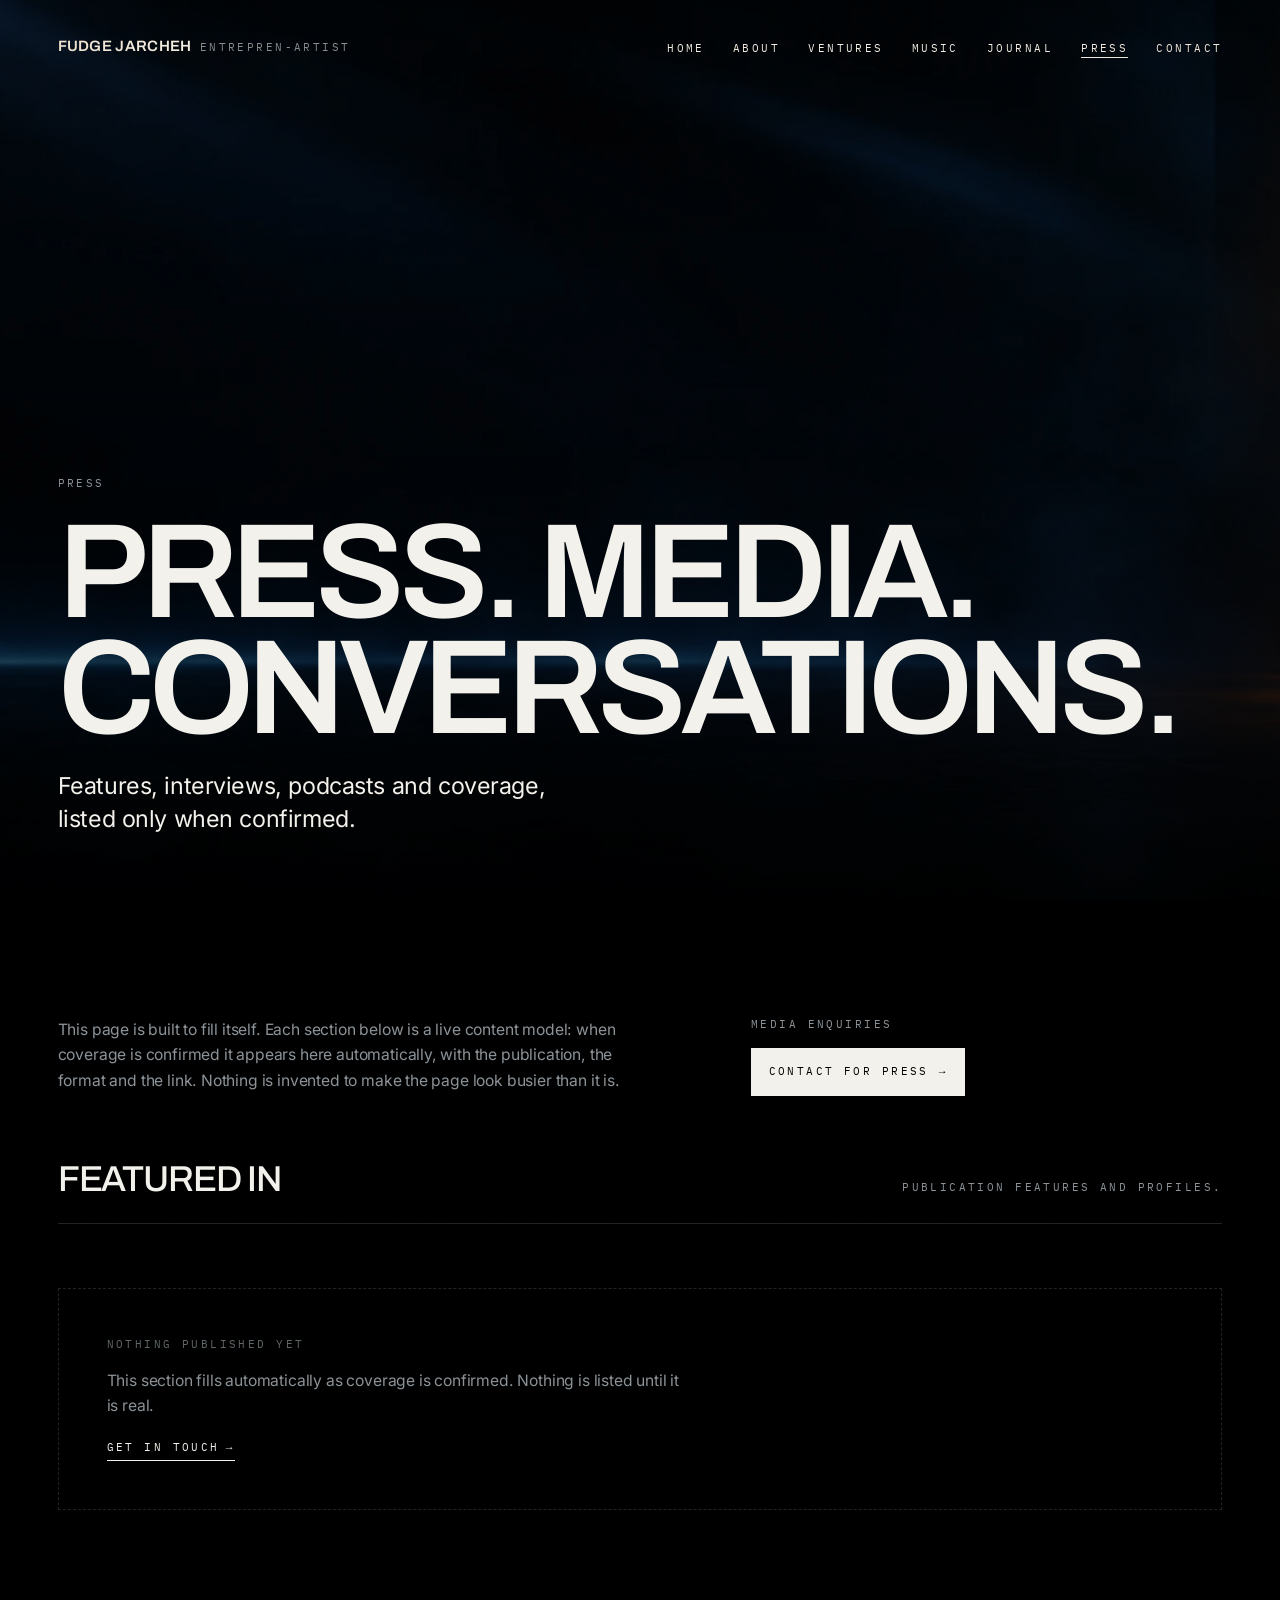
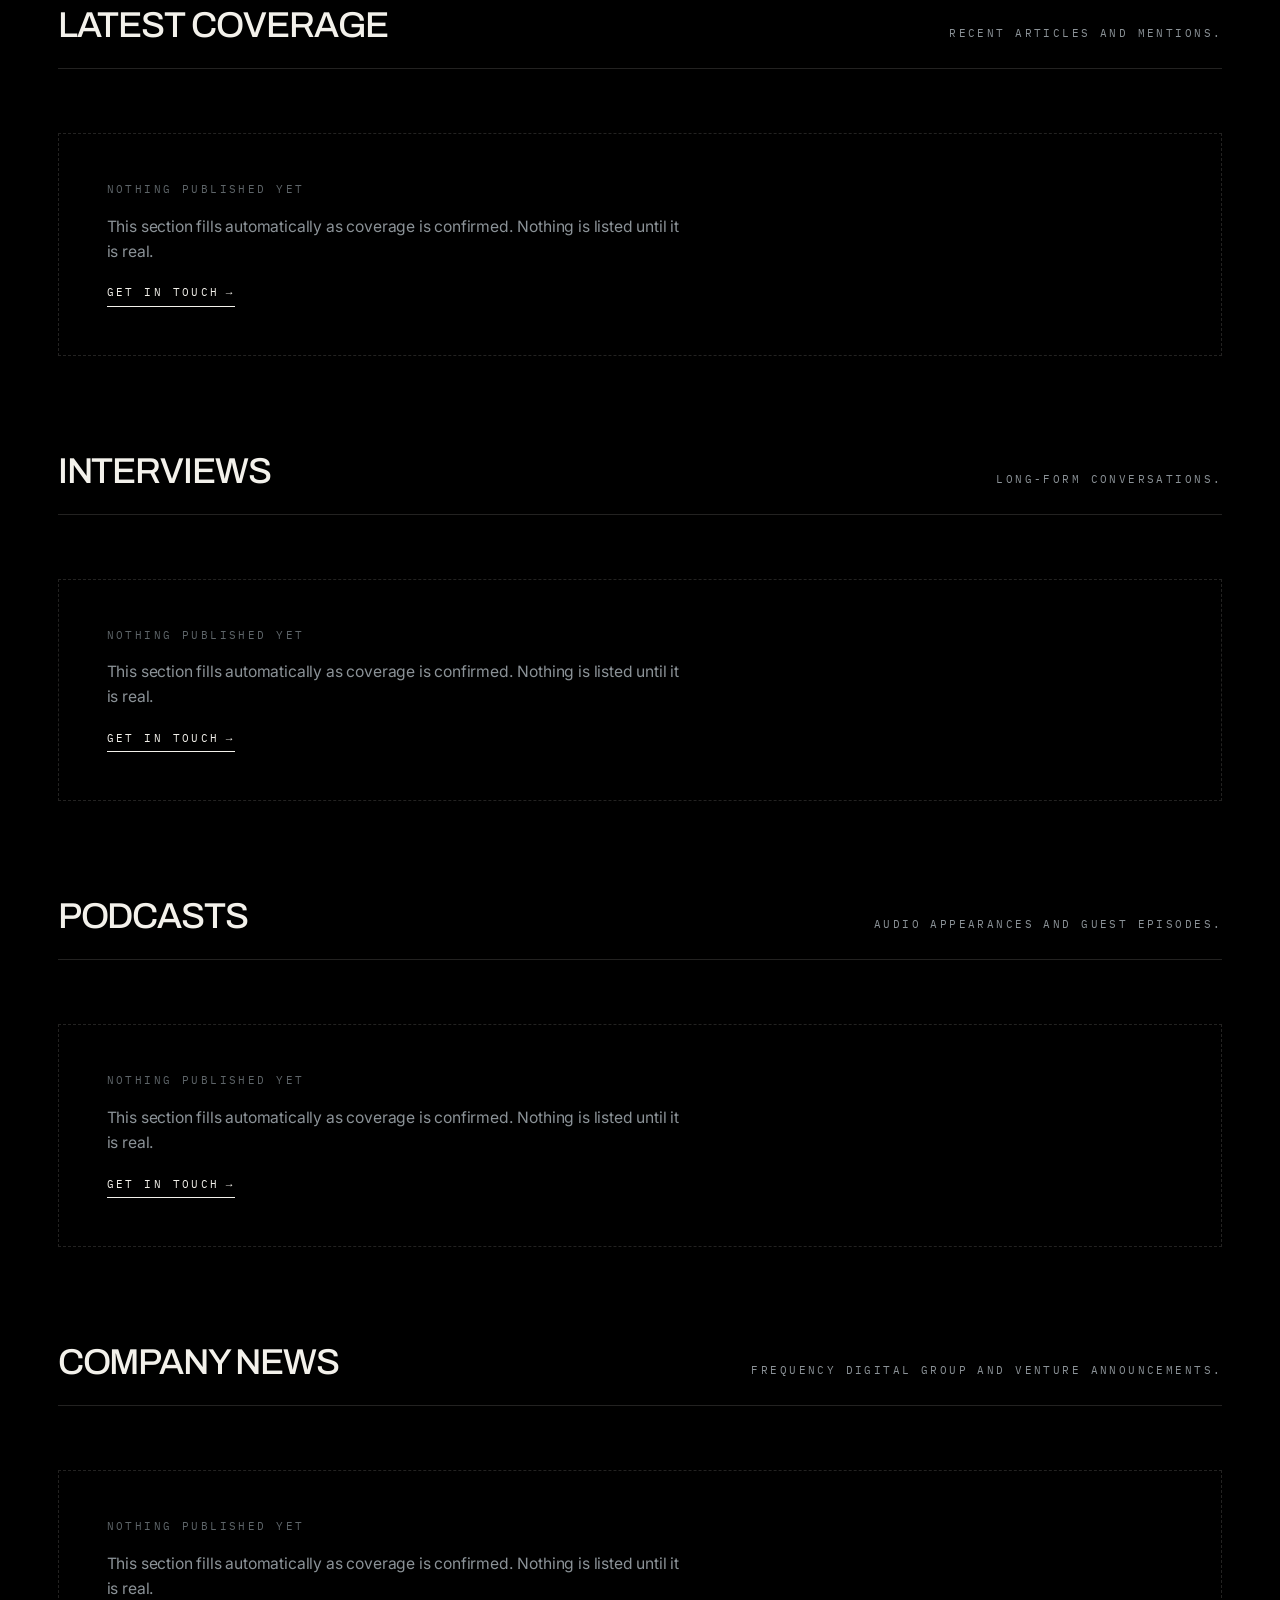
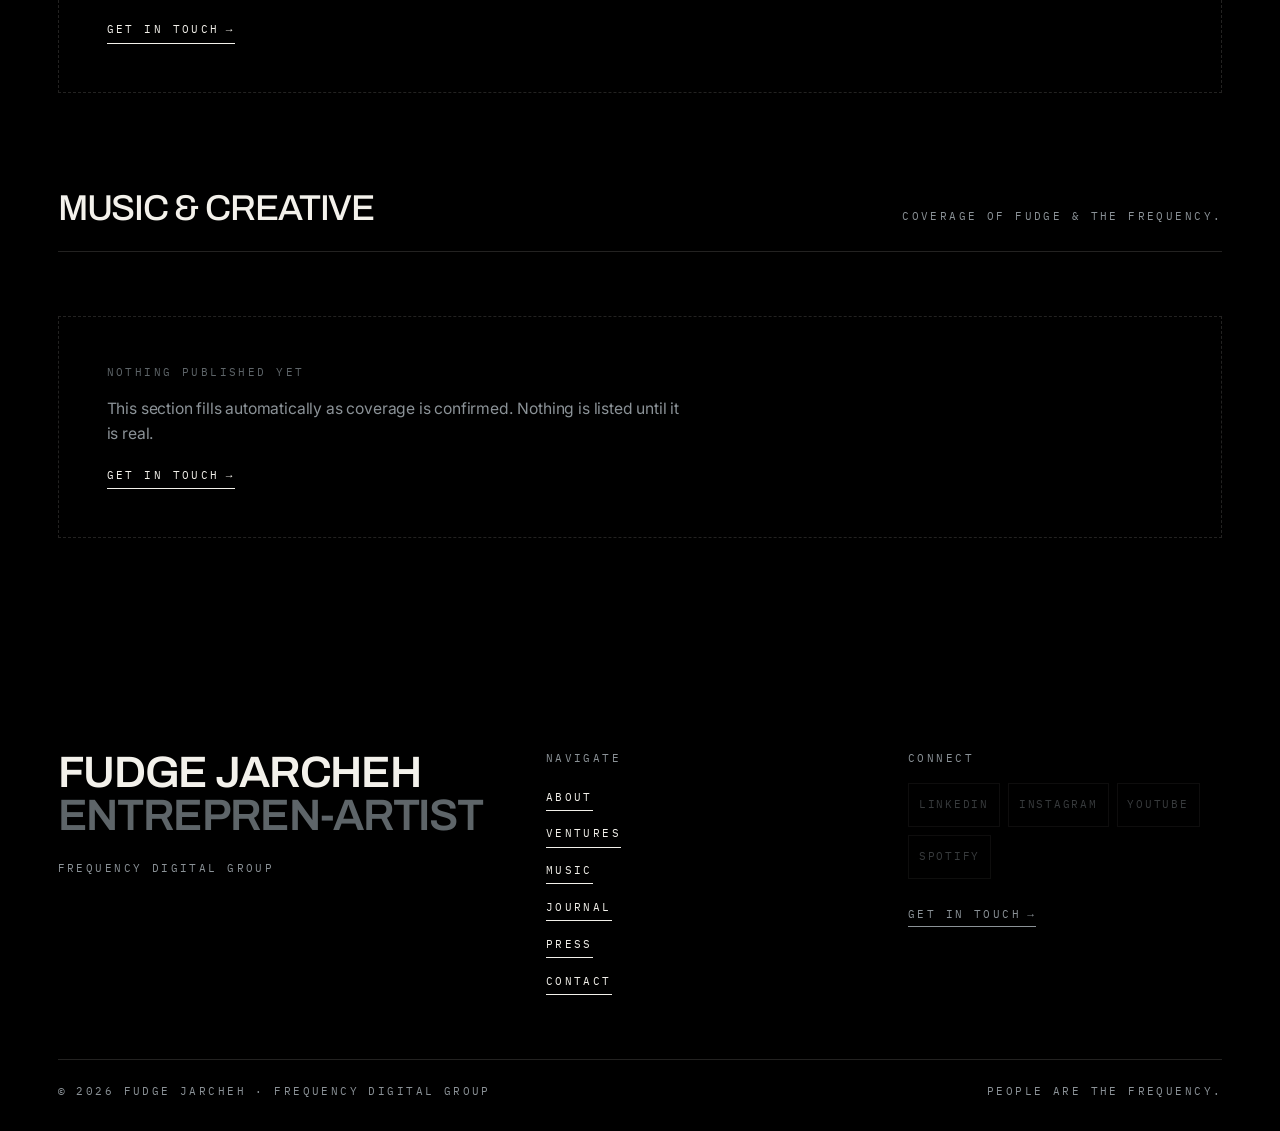
<file: pages/press.html>
<!DOCTYPE html>
<html lang="en">
<head>
<meta charset="utf-8">
<meta name="viewport" content="width=device-width, initial-scale=1, viewport-fit=cover">
<title>Press &amp; Media: Fudge Jarcheh</title>
<meta name="description" content="Press features, interviews, podcasts, company coverage and speaking appearances for Fudge Jarcheh and Frequency Digital Group.">
<link rel="canonical" href="https://fudgejarcheh.com/pages/press.html">
<meta name="theme-color" content="#000000">

<meta property="og:type" content="website">
<meta property="og:site_name" content="Fudge Jarcheh">
<meta property="og:title" content="Press &amp; Media: Fudge Jarcheh">
<meta property="og:description" content="Press features, interviews, podcasts, company coverage and speaking appearances for Fudge Jarcheh and Frequency Digital Group.">
<meta property="og:url" content="https://fudgejarcheh.com/pages/press.html">
<meta property="og:image" content="https://fudgejarcheh.com/assets/images/head-press.webp">
<meta name="twitter:card" content="summary_large_image">
<meta name="twitter:title" content="Press &amp; Media: Fudge Jarcheh">
<meta name="twitter:description" content="Press features, interviews, podcasts, company coverage and speaking appearances for Fudge Jarcheh and Frequency Digital Group.">
<meta name="twitter:image" content="https://fudgejarcheh.com/assets/images/head-press.webp">

<link rel="icon" href="../assets/icons/favicon.svg" type="image/svg+xml">
<link rel="apple-touch-icon" href="../assets/icons/mark.svg">
<link rel="manifest" href="../site.webmanifest">

<link rel="preload" as="font" type="font/woff2" href="../assets/fonts/archivo-latin.woff2" crossorigin>
<link rel="preload" as="font" type="font/woff2" href="../assets/fonts/inter-latin.woff2" crossorigin>
<link rel="stylesheet" href="../css/fonts.css">

<link rel="stylesheet" href="../css/tokens.css">
<link rel="stylesheet" href="../css/base.css">
<link rel="stylesheet" href="../css/cinema.css">
<link rel="stylesheet" href="../css/components.css">

</head>
<body>

<a class="skip-link" href="#main">Skip to content</a>
<div class="grain" aria-hidden="true"></div>

<header class="nav" data-nav></header>

<main id="main">
<section class="pagehead" aria-labelledby="page-title">
  <div class="pagehead__bg" data-parallax="0.10">
    <img src="../assets/images/head-press.webp" alt="A dark studio space with a low blue horizon glow across the floor and a single warm amber light edge at the far wall." loading="eager" fetchpriority="high" decoding="async" width="2000" height="1131" style="--focal-m:95% 50%">
  </div>
  <div class="pagehead__inner wrap">
    <p class="t-meta">Press</p>
    <h1 class="t-display" id="page-title" data-split="lines" style="margin-block:var(--s-5)">Press. Media. Conversations.</h1>
    <p class="t-lead">Features, interviews, podcasts and coverage, listed only when confirmed.</p>
  </div>
</section>

<section class="section">
  <div class="wrap">
    <div class="grid" style="align-items:start;margin-bottom:var(--s-8)">
      <p class="t-body c1-6">
        This page is built to fill itself. Each section below is a live content model: when
        coverage is confirmed it appears here automatically, with the publication, the format
        and the link. Nothing is invented to make the page look busier than it is.
      </p>
      <div style="display:grid;gap:var(--s-4);justify-items:start" class="c8-5">
        <p class="t-meta">Media enquiries</p>
        <a class="btn" href="contact.html" data-mail="Press">Contact for press <span class="btn__arrow" aria-hidden="true">&#8594;</span></a>
      </div>
    </div>

    <div data-press></div>
  </div>
</section>

</main>

<footer class="footer" data-footer></footer>

<script src="../data/content.js"></script>
<script src="../js/engine.js" defer></script>
<script src="../js/site.js" defer></script>
</body>
</html>
</file>
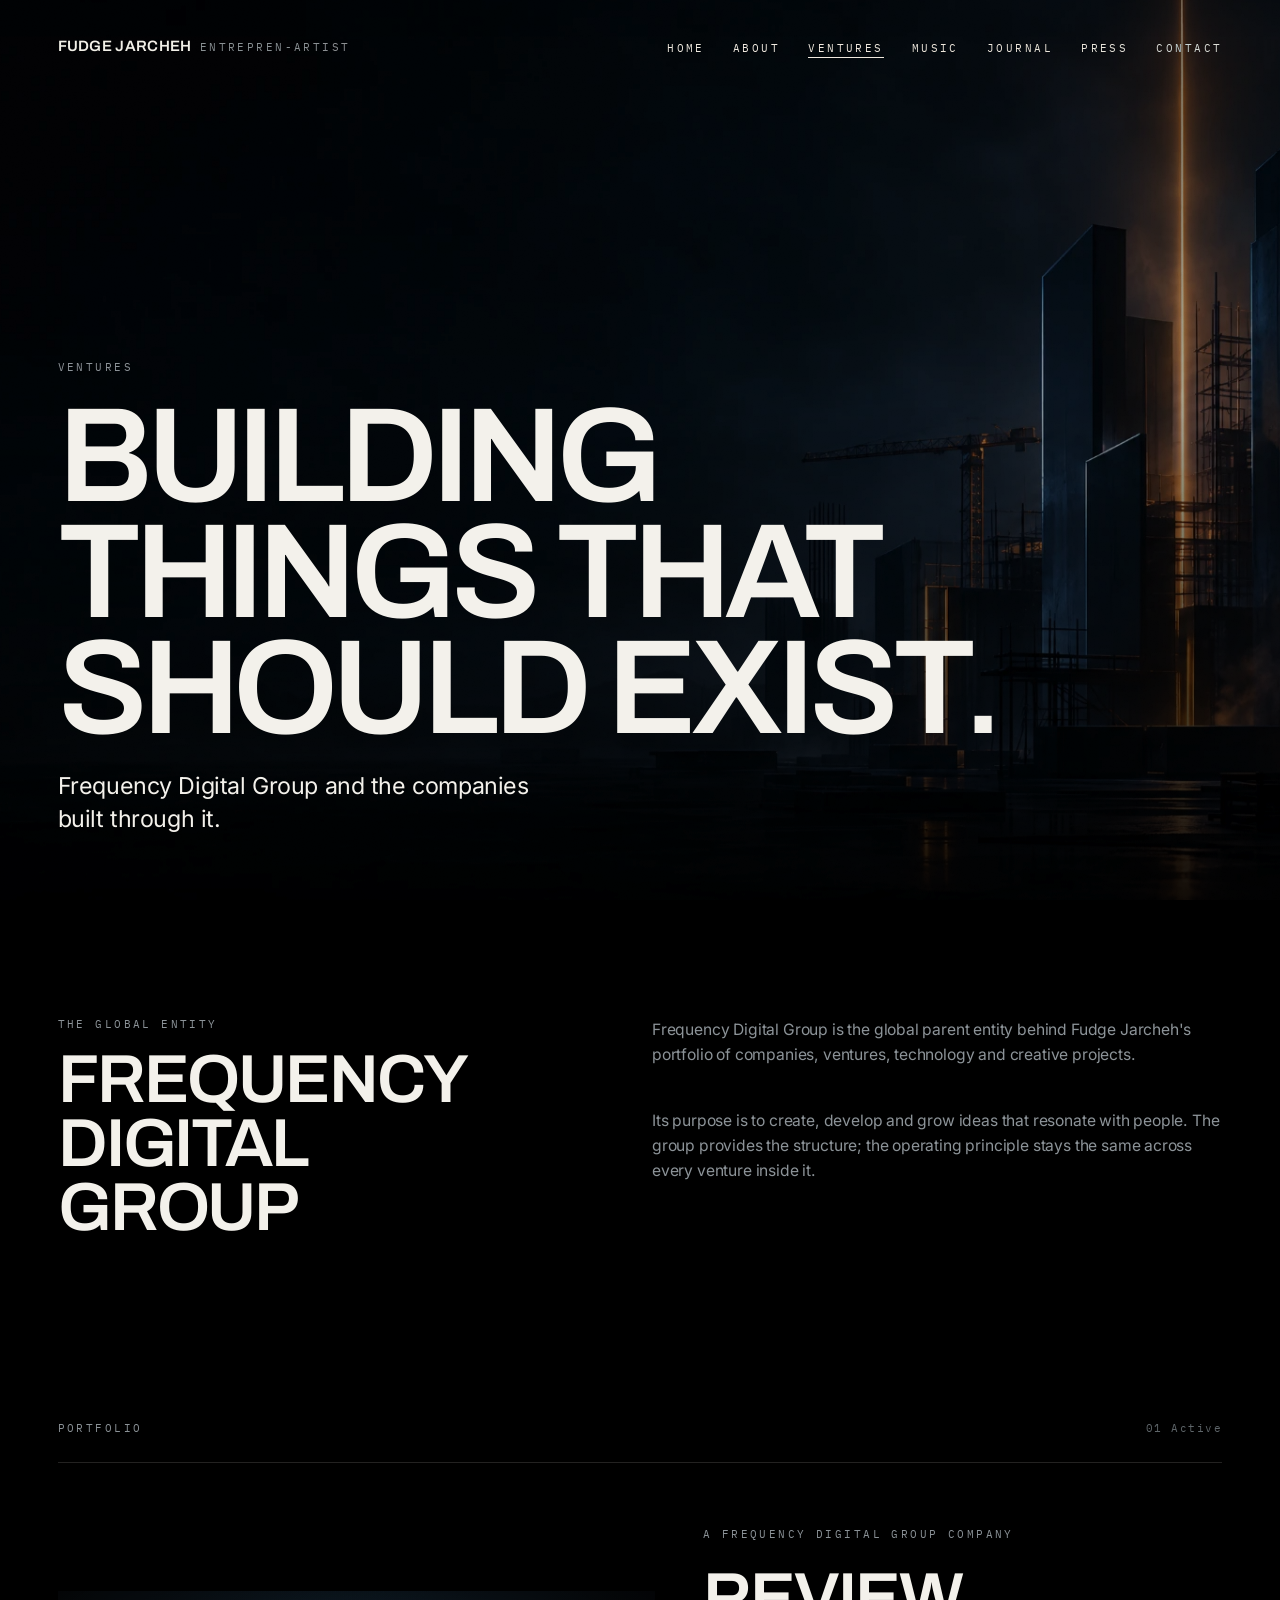
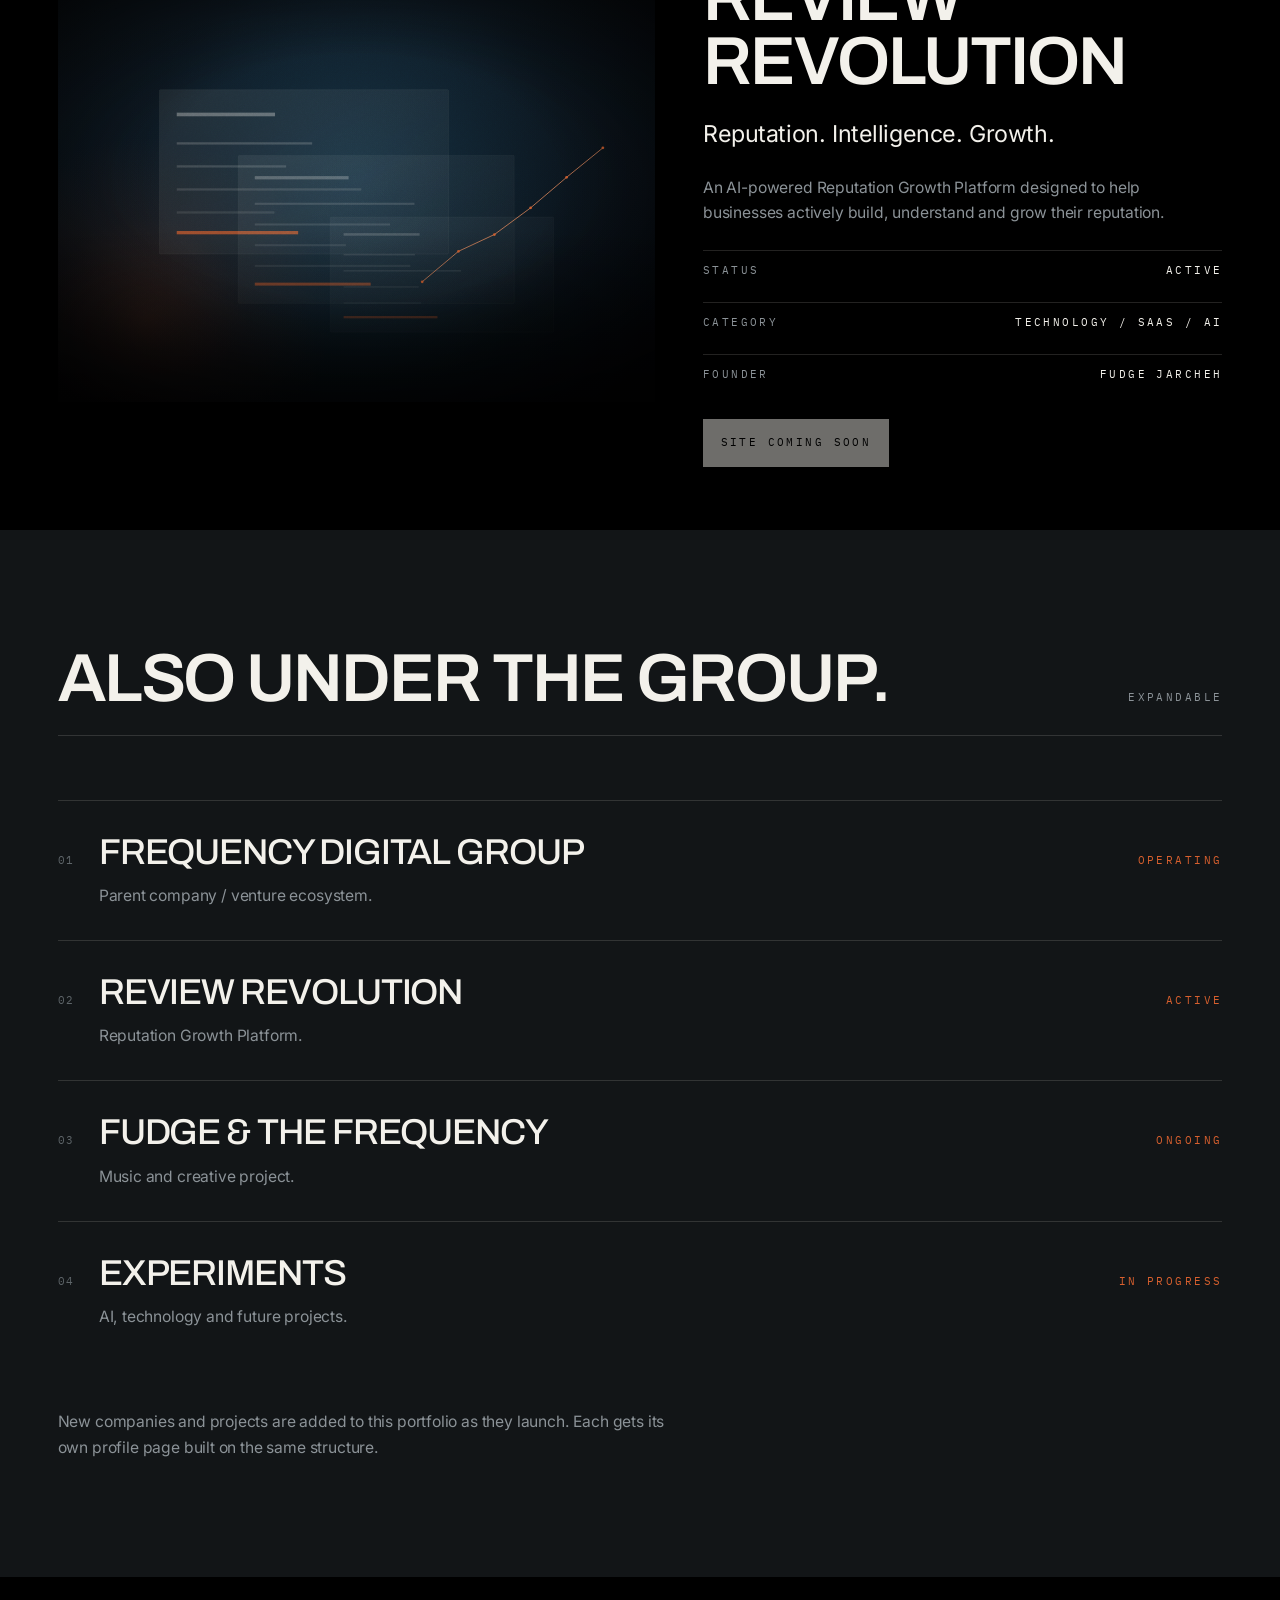
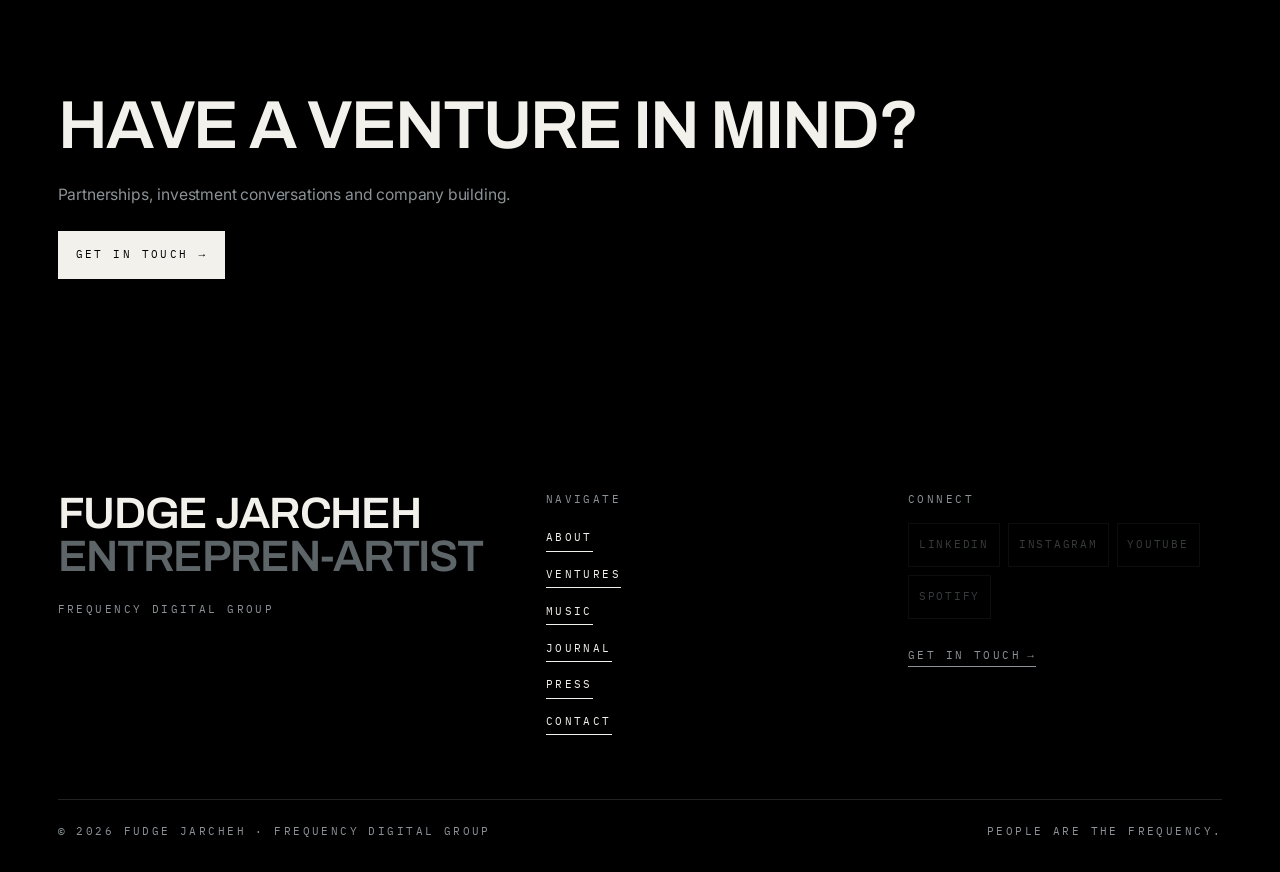
<file: pages/ventures.html>
<!DOCTYPE html>
<html lang="en">
<head>
<meta charset="utf-8">
<meta name="viewport" content="width=device-width, initial-scale=1, viewport-fit=cover">
<title>Ventures: Frequency Digital Group | Fudge Jarcheh</title>
<meta name="description" content="Frequency Digital Group is the global parent entity behind Fudge Jarcheh&#x27;s companies and ventures, including Review Revolution, an AI-powered Reputation Growth Platform.">
<link rel="canonical" href="https://fudgejarcheh.com/pages/ventures.html">
<meta name="theme-color" content="#000000">

<meta property="og:type" content="website">
<meta property="og:site_name" content="Fudge Jarcheh">
<meta property="og:title" content="Ventures: Frequency Digital Group | Fudge Jarcheh">
<meta property="og:description" content="Frequency Digital Group is the global parent entity behind Fudge Jarcheh&#x27;s companies and ventures, including Review Revolution, an AI-powered Reputation Growth Platform.">
<meta property="og:url" content="https://fudgejarcheh.com/pages/ventures.html">
<meta property="og:image" content="https://fudgejarcheh.com/assets/images/head-ventures.webp">
<meta name="twitter:card" content="summary_large_image">
<meta name="twitter:title" content="Ventures: Frequency Digital Group | Fudge Jarcheh">
<meta name="twitter:description" content="Frequency Digital Group is the global parent entity behind Fudge Jarcheh&#x27;s companies and ventures, including Review Revolution, an AI-powered Reputation Growth Platform.">
<meta name="twitter:image" content="https://fudgejarcheh.com/assets/images/head-ventures.webp">

<link rel="icon" href="../assets/icons/favicon.svg" type="image/svg+xml">
<link rel="apple-touch-icon" href="../assets/icons/mark.svg">
<link rel="manifest" href="../site.webmanifest">

<link rel="preload" as="font" type="font/woff2" href="../assets/fonts/archivo-latin.woff2" crossorigin>
<link rel="preload" as="font" type="font/woff2" href="../assets/fonts/inter-latin.woff2" crossorigin>
<link rel="stylesheet" href="../css/fonts.css">

<link rel="stylesheet" href="../css/tokens.css">
<link rel="stylesheet" href="../css/base.css">
<link rel="stylesheet" href="../css/cinema.css">
<link rel="stylesheet" href="../css/components.css">
<script type="application/ld+json">
{"@context":"https://schema.org","@type":"Organization","name":"Frequency Digital Group","url":"https://fudgejarcheh.com/pages/ventures.html","description":"The global parent entity behind Fudge Jarcheh's portfolio of companies, ventures, technology and creative projects.","founder":{"@type":"Person","name":"Fudge Jarcheh"},"subOrganization":{"@type":"Organization","name":"Review Revolution","description":"An AI-powered Reputation Growth Platform."}}
</script>
</head>
<body>

<a class="skip-link" href="#main">Skip to content</a>
<div class="grain" aria-hidden="true"></div>

<header class="nav" data-nav></header>

<main id="main">
<section class="pagehead" aria-labelledby="page-title">
  <div class="pagehead__bg" data-parallax="0.10">
    <img src="../assets/images/head-ventures.webp" alt="Concrete towers and scaffolding under construction at night on a deep blue-black ground, with a single amber light beam rising vertically through them and reflecting off the wet floor." loading="eager" fetchpriority="high" decoding="async" width="2000" height="1131" style="--focal-m:78% 50%">
  </div>
  <div class="pagehead__inner wrap">
    <p class="t-meta">Ventures</p>
    <h1 class="t-display" id="page-title" data-split="lines" style="margin-block:var(--s-5)">Building things that should exist.</h1>
    <p class="t-lead">Frequency Digital Group and the companies built through it.</p>
  </div>
</section>

<section class="section">
  <div class="wrap">
    <div class="grid" style="align-items:start">
      <div class="c1-5">
        <p class="t-meta">The Global Entity</p>
        <h2 class="t-h2" style="margin-top:var(--s-4)" data-reveal>Frequency Digital Group</h2>
      </div>
      <div style="display:grid;gap:var(--s-5)" data-reveal class="c7-6">
        <p class="t-body">
          Frequency Digital Group is the global parent entity behind Fudge Jarcheh's portfolio of
          companies, ventures, technology and creative projects.
        </p>
        <p class="t-body">
          Its purpose is to create, develop and grow ideas that resonate with people. The group
          provides the structure; the operating principle stays the same across every venture
          inside it.
        </p>
      </div>
    </div>
  </div>
</section>

<section class="section section--tight" id="review-revolution">
  <div class="wrap">
    <div class="section-head">
      <h2 class="t-meta">Portfolio</h2>
      <span class="t-num">01 Active</span>
    </div>
    <div data-ventures></div>
  </div>
</section>

<section class="section surface-charcoal">
  <div class="wrap">
    <div class="section-head">
      <h2 class="t-h2">Also under the group.</h2>
      <span class="t-meta">Expandable</span>
    </div>
    <ul class="builds" data-building></ul>
    <p class="t-body" style="margin-top:var(--s-7)">
      New companies and projects are added to this portfolio as they launch. Each gets its own
      profile page built on the same structure.
    </p>
  </div>
</section>

<section class="section">
  <div class="wrap" style="display:grid;gap:var(--s-5);justify-items:start">
    <h2 class="t-h2" data-reveal>Have a venture in mind?</h2>
    <p class="t-body" data-reveal>Partnerships, investment conversations and company building.</p>
    <a class="btn" href="contact.html" data-reveal>Get in touch <span class="btn__arrow" aria-hidden="true">&#8594;</span></a>
  </div>
</section>

</main>

<footer class="footer" data-footer></footer>

<script src="../data/content.js"></script>
<script src="../js/engine.js" defer></script>
<script src="../js/site.js" defer></script>
</body>
</html>
</file>
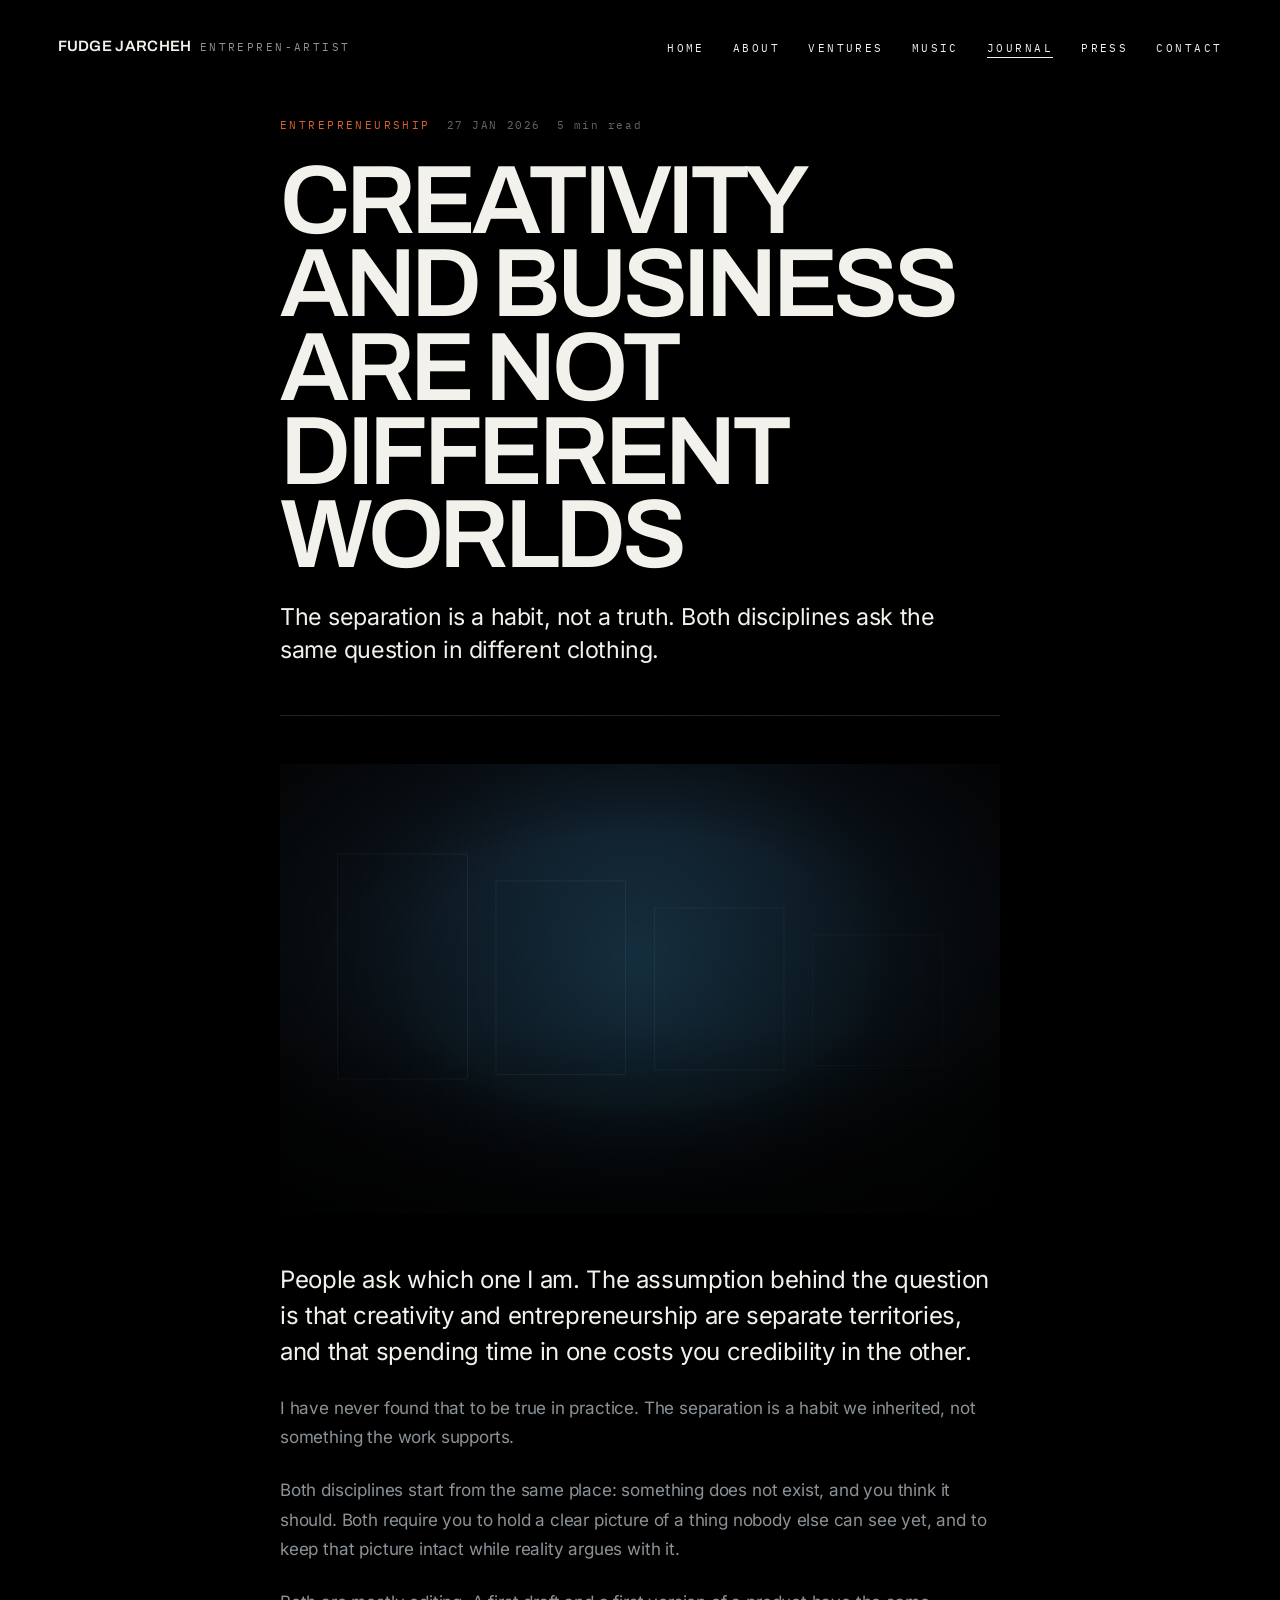
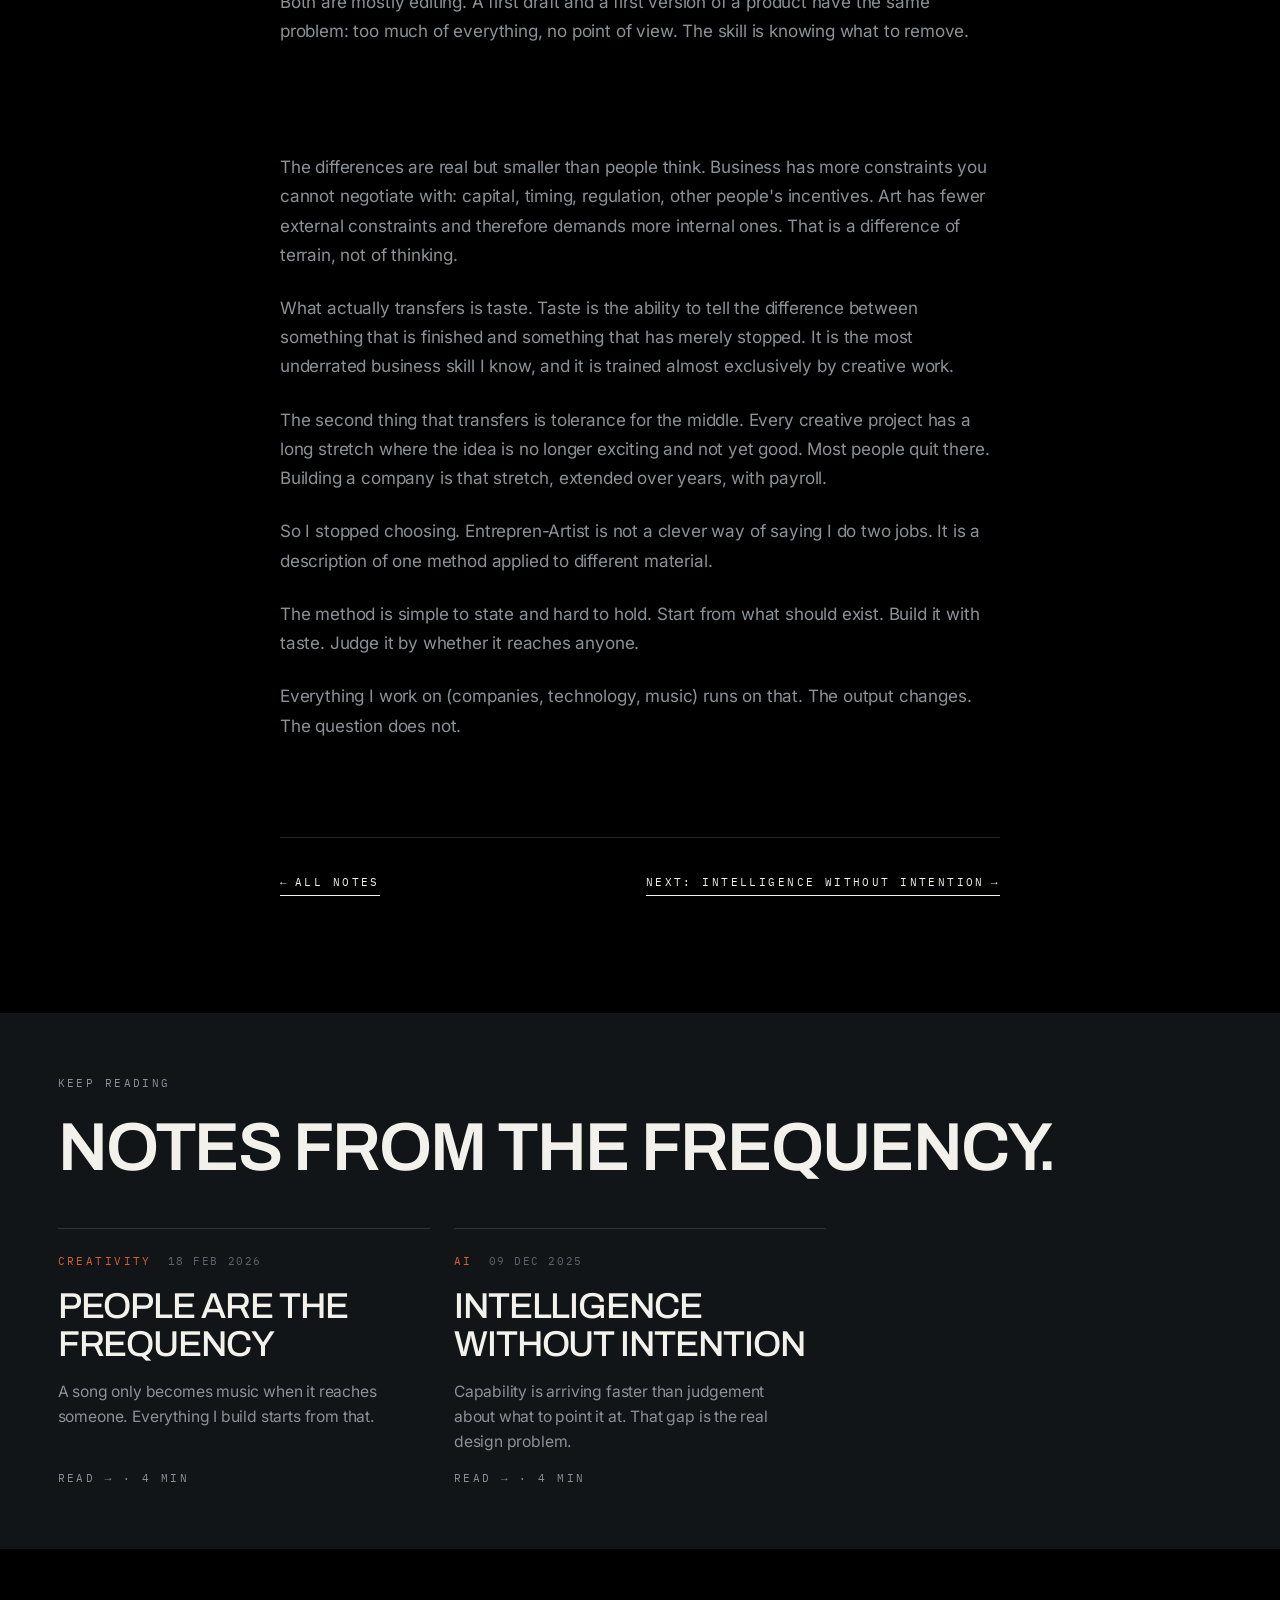
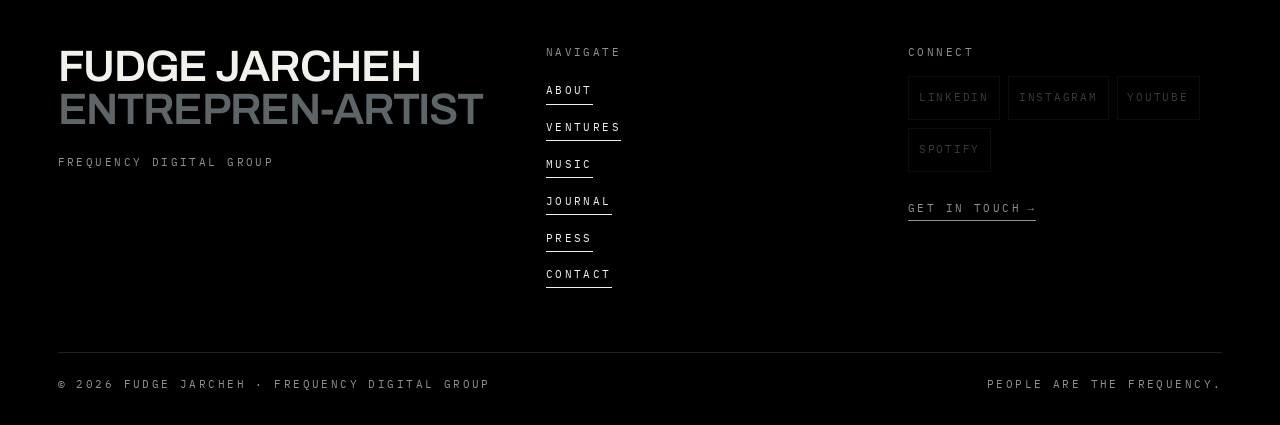
<file: pages/journal/creativity-and-business-are-not-different-worlds.html>
<!DOCTYPE html>
<html lang="en">
<head>
<meta charset="utf-8">
<meta name="viewport" content="width=device-width, initial-scale=1, viewport-fit=cover">
<title>Creativity And Business Are Not Different Worlds: Journal | Fudge Jarcheh</title>
<meta name="description" content="The separation is a habit, not a truth. Both disciplines ask the same question in different clothing.">
<link rel="canonical" href="https://fudgejarcheh.com/pages/journal/creativity-and-business-are-not-different-worlds.html">
<meta name="theme-color" content="#000000">

<meta property="og:type" content="website">
<meta property="og:site_name" content="Fudge Jarcheh">
<meta property="og:title" content="Creativity And Business Are Not Different Worlds: Journal | Fudge Jarcheh">
<meta property="og:description" content="The separation is a habit, not a truth. Both disciplines ask the same question in different clothing.">
<meta property="og:url" content="https://fudgejarcheh.com/pages/journal/creativity-and-business-are-not-different-worlds.html">
<meta property="og:image" content="https://fudgejarcheh.com/assets/images/journal-worlds.svg">
<meta name="twitter:card" content="summary_large_image">
<meta name="twitter:title" content="Creativity And Business Are Not Different Worlds: Journal | Fudge Jarcheh">
<meta name="twitter:description" content="The separation is a habit, not a truth. Both disciplines ask the same question in different clothing.">
<meta name="twitter:image" content="https://fudgejarcheh.com/assets/images/journal-worlds.svg">

<link rel="icon" href="../../assets/icons/favicon.svg" type="image/svg+xml">
<link rel="apple-touch-icon" href="../../assets/icons/mark.svg">
<link rel="manifest" href="../../site.webmanifest">

<link rel="preload" as="font" type="font/woff2" href="../../assets/fonts/archivo-latin.woff2" crossorigin>
<link rel="preload" as="font" type="font/woff2" href="../../assets/fonts/inter-latin.woff2" crossorigin>
<link rel="stylesheet" href="../../css/fonts.css">

<link rel="stylesheet" href="../../css/tokens.css">
<link rel="stylesheet" href="../../css/base.css">
<link rel="stylesheet" href="../../css/cinema.css">
<link rel="stylesheet" href="../../css/components.css">
<script type="application/ld+json">{"@context": "https://schema.org", "@type": "BlogPosting", "headline": "Creativity And Business Are Not Different Worlds", "description": "The separation is a habit, not a truth. Both disciplines ask the same question in different clothing.", "datePublished": "2026-01-27", "articleSection": "Entrepreneurship", "url": "https://fudgejarcheh.com/pages/journal/creativity-and-business-are-not-different-worlds.html", "image": "https://fudgejarcheh.com/assets/images/journal-worlds.svg", "author": {"@type": "Person", "name": "Fudge Jarcheh", "url": "https://fudgejarcheh.com/"}, "publisher": {"@type": "Person", "name": "Fudge Jarcheh"}, "mainEntityOfPage": {"@type": "WebPage", "@id": "https://fudgejarcheh.com/pages/journal/creativity-and-business-are-not-different-worlds.html"}}</script>
</head>
<body>

<a class="skip-link" href="#main">Skip to content</a>
<div class="grain" aria-hidden="true"></div>

<header class="nav" data-nav></header>

<main id="main">

<article class="section">
  <div class="wrap">
    <div class="article">

      <header class="article__head">
        <div class="article__meta">
          <span class="t-meta t-meta--accent">Entrepreneurship</span>
          <time class="t-num" datetime="2026-01-27">27 JAN 2026</time>
          <span class="t-num">5 min read</span>
        </div>
        <h1 class="t-h1" data-split="lines">Creativity And Business Are Not Different Worlds</h1>
        <p class="t-lead" style="max-width:44ch">The separation is a habit, not a truth. Both disciplines ask the same question in different clothing.</p>
      </header>

      <figure class="plate plate--vignette" style="aspect-ratio:16/10;margin-top:var(--s-7)" data-reveal="mask">
        <img src="../../assets/images/journal-worlds.svg" alt="Two overlapping planes of light meeting on a dark field."
             loading="lazy" decoding="async" width="1600" height="1000">
      </figure>

      <div class="article__body">
      <p data-reveal>People ask which one I am. The assumption behind the question is that creativity and entrepreneurship are separate territories, and that spending time in one costs you credibility in the other.</p>
      <p data-reveal>I have never found that to be true in practice. The separation is a habit we inherited, not something the work supports.</p>
      <p data-reveal>Both disciplines start from the same place: something does not exist, and you think it should. Both require you to hold a clear picture of a thing nobody else can see yet, and to keep that picture intact while reality argues with it.</p>
      <p data-reveal>Both are mostly editing. A first draft and a first version of a product have the same problem: too much of everything, no point of view. The skill is knowing what to remove.</p>
      <p data-reveal>Both are judged by whether they land. A record that nobody plays and a product that nobody uses have failed in exactly the same way, and for exactly the same reason.</p>
      <p data-reveal>The differences are real but smaller than people think. Business has more constraints you cannot negotiate with: capital, timing, regulation, other people&#x27;s incentives. Art has fewer external constraints and therefore demands more internal ones. That is a difference of terrain, not of thinking.</p>
      <p data-reveal>What actually transfers is taste. Taste is the ability to tell the difference between something that is finished and something that has merely stopped. It is the most underrated business skill I know, and it is trained almost exclusively by creative work.</p>
      <p data-reveal>The second thing that transfers is tolerance for the middle. Every creative project has a long stretch where the idea is no longer exciting and not yet good. Most people quit there. Building a company is that stretch, extended over years, with payroll.</p>
      <p data-reveal>So I stopped choosing. Entrepren-Artist is not a clever way of saying I do two jobs. It is a description of one method applied to different material.</p>
      <p data-reveal>The method is simple to state and hard to hold. Start from what should exist. Build it with taste. Judge it by whether it reaches anyone.</p>
      <p data-reveal>Everything I work on (companies, technology, music) runs on that. The output changes. The question does not.</p>
      </div>

      <footer class="article__foot">
        <a class="link" href="../journal.html"><span aria-hidden="true">&#8592;</span> All notes</a>
        <a class="link" href="intelligence-without-intention.html">Next: Intelligence Without Intention <span aria-hidden="true">&#8594;</span></a>
      </footer>

    </div>
  </div>
</article>

<section class="section section--tight surface-charcoal">
  <div class="wrap" style="display:grid;gap:var(--s-5);justify-items:start">
    <p class="t-meta">Keep reading</p>
    <h2 class="t-h2">Notes from the Frequency.</h2>
    <div class="cards" data-journal="3" data-journal-exclude="creativity-and-business-are-not-different-worlds" style="width:100%;margin-top:var(--s-5)"></div>
  </div>
</section>

</main>

<footer class="footer" data-footer></footer>

<script src="../../data/content.js"></script>
<script src="../../js/engine.js" defer></script>
<script src="../../js/site.js" defer></script>
</body>
</html>
</file>
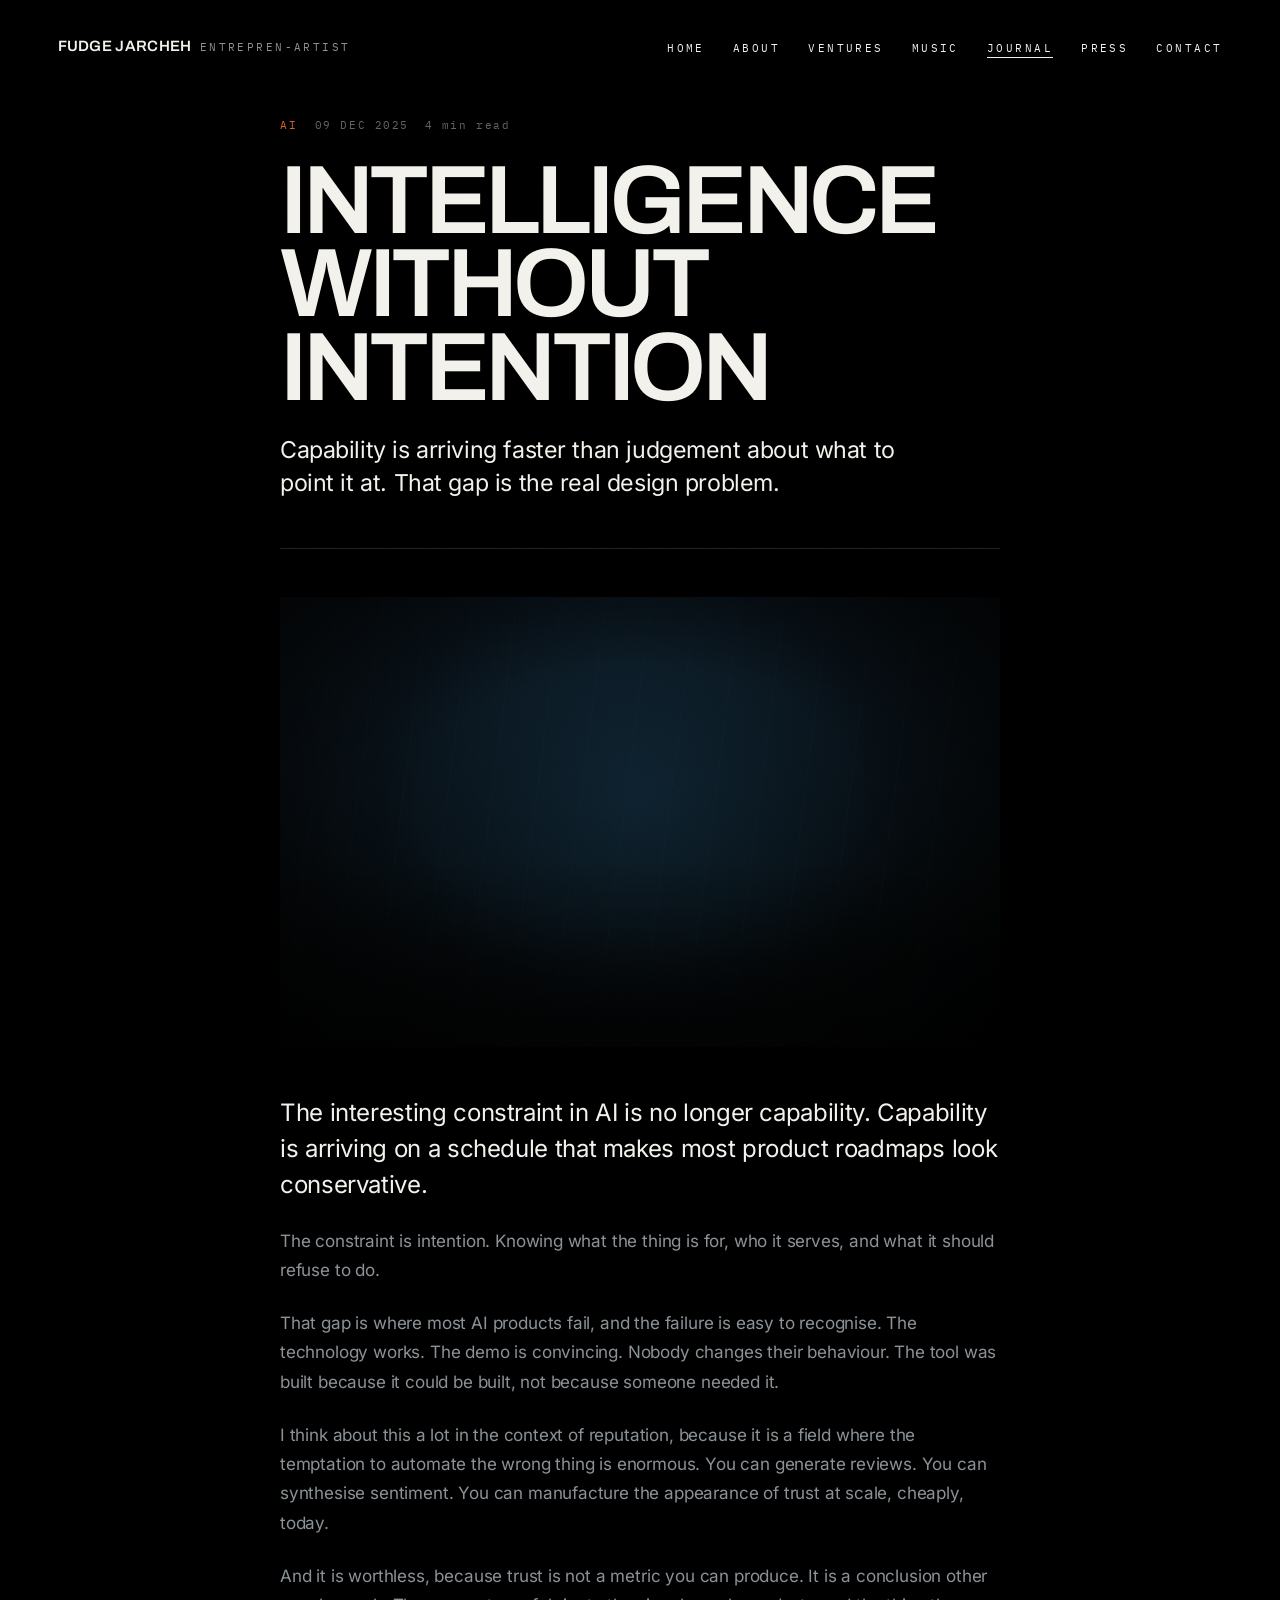
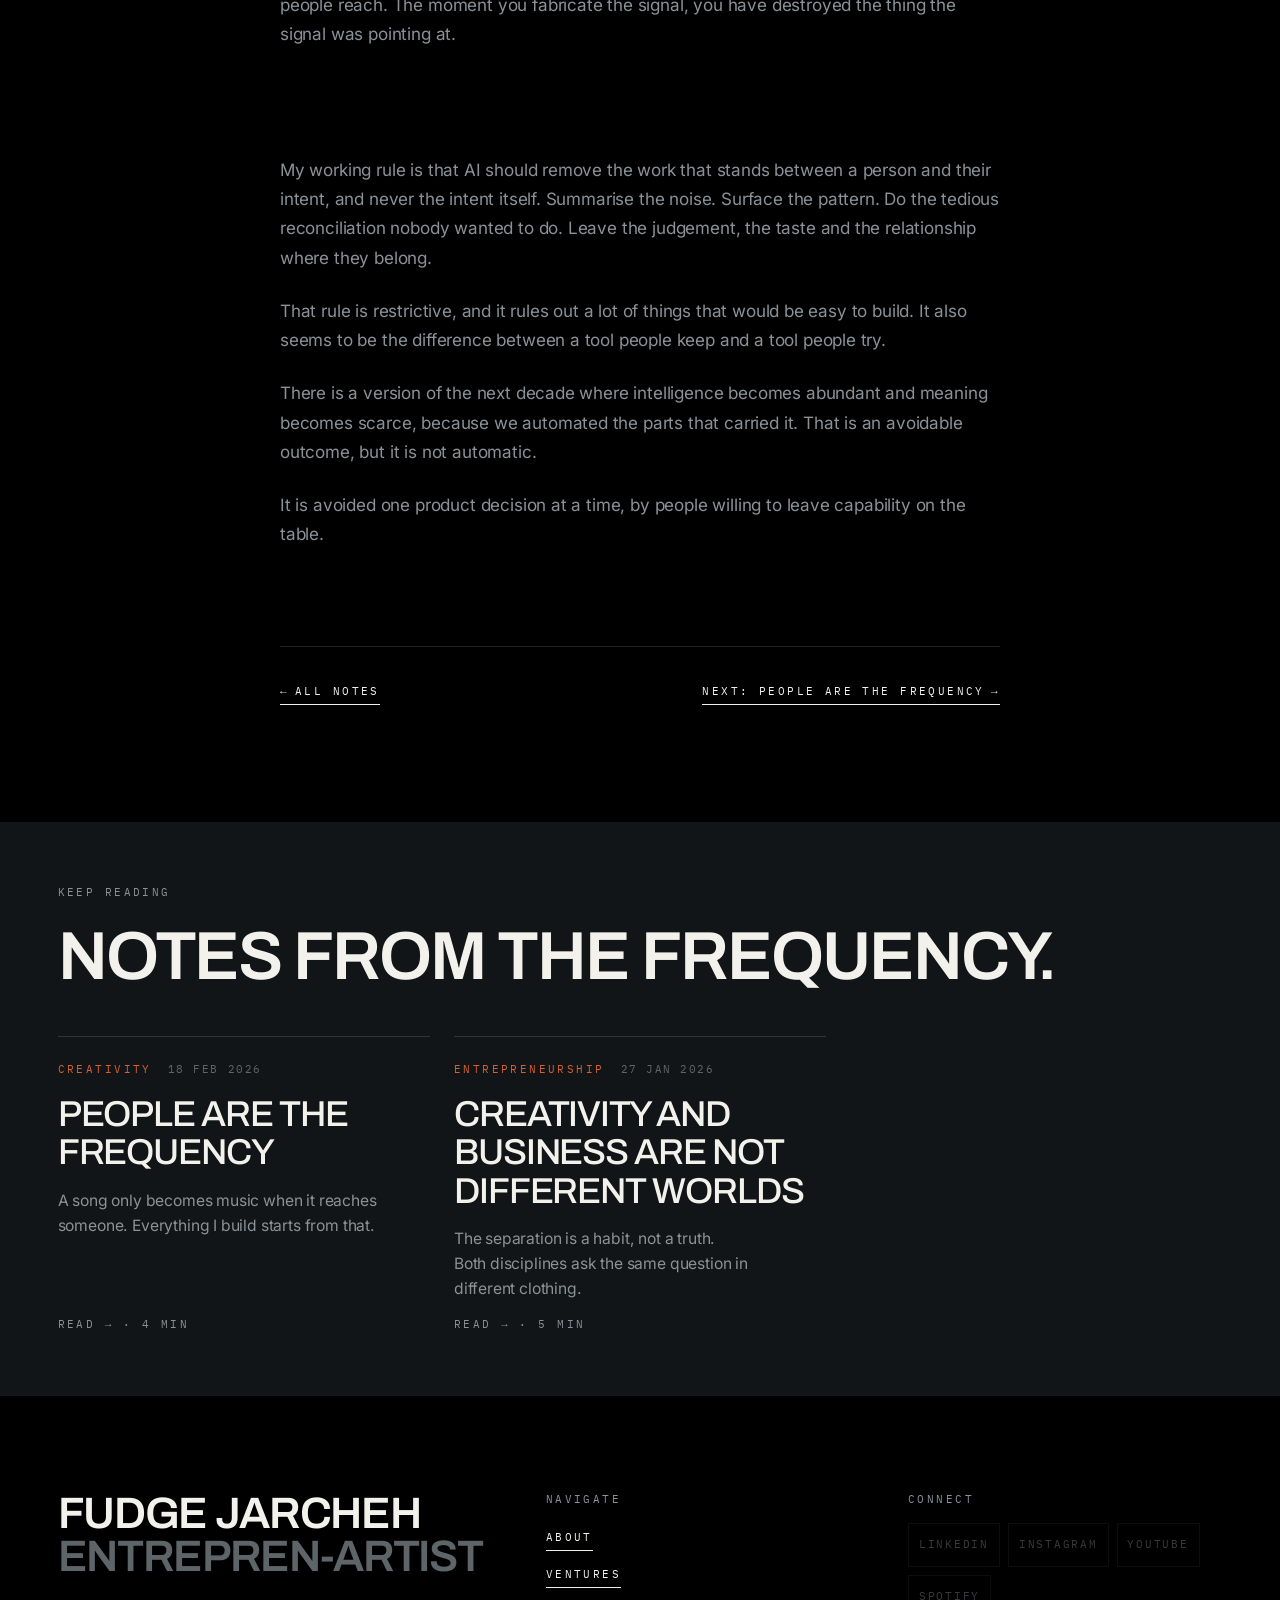
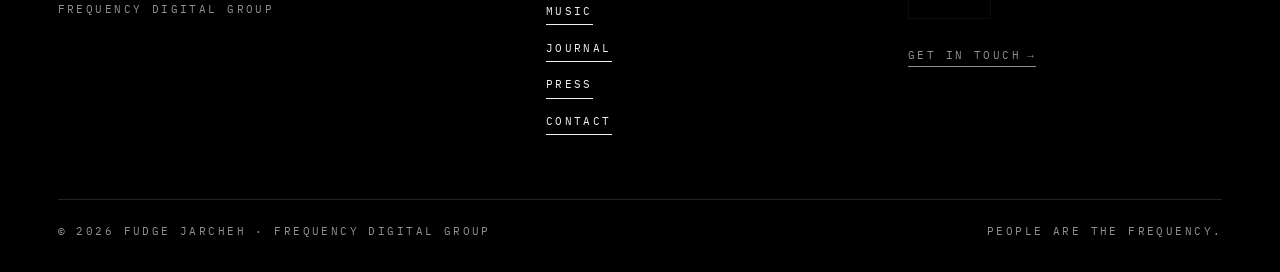
<file: pages/journal/intelligence-without-intention.html>
<!DOCTYPE html>
<html lang="en">
<head>
<meta charset="utf-8">
<meta name="viewport" content="width=device-width, initial-scale=1, viewport-fit=cover">
<title>Intelligence Without Intention: Journal | Fudge Jarcheh</title>
<meta name="description" content="Capability is arriving faster than judgement about what to point it at. That gap is the real design problem.">
<link rel="canonical" href="https://fudgejarcheh.com/pages/journal/intelligence-without-intention.html">
<meta name="theme-color" content="#000000">

<meta property="og:type" content="website">
<meta property="og:site_name" content="Fudge Jarcheh">
<meta property="og:title" content="Intelligence Without Intention: Journal | Fudge Jarcheh">
<meta property="og:description" content="Capability is arriving faster than judgement about what to point it at. That gap is the real design problem.">
<meta property="og:url" content="https://fudgejarcheh.com/pages/journal/intelligence-without-intention.html">
<meta property="og:image" content="https://fudgejarcheh.com/assets/images/journal-intelligence.svg">
<meta name="twitter:card" content="summary_large_image">
<meta name="twitter:title" content="Intelligence Without Intention: Journal | Fudge Jarcheh">
<meta name="twitter:description" content="Capability is arriving faster than judgement about what to point it at. That gap is the real design problem.">
<meta name="twitter:image" content="https://fudgejarcheh.com/assets/images/journal-intelligence.svg">

<link rel="icon" href="../../assets/icons/favicon.svg" type="image/svg+xml">
<link rel="apple-touch-icon" href="../../assets/icons/mark.svg">
<link rel="manifest" href="../../site.webmanifest">

<link rel="preload" as="font" type="font/woff2" href="../../assets/fonts/archivo-latin.woff2" crossorigin>
<link rel="preload" as="font" type="font/woff2" href="../../assets/fonts/inter-latin.woff2" crossorigin>
<link rel="stylesheet" href="../../css/fonts.css">

<link rel="stylesheet" href="../../css/tokens.css">
<link rel="stylesheet" href="../../css/base.css">
<link rel="stylesheet" href="../../css/cinema.css">
<link rel="stylesheet" href="../../css/components.css">
<script type="application/ld+json">{"@context": "https://schema.org", "@type": "BlogPosting", "headline": "Intelligence Without Intention", "description": "Capability is arriving faster than judgement about what to point it at. That gap is the real design problem.", "datePublished": "2025-12-09", "articleSection": "AI", "url": "https://fudgejarcheh.com/pages/journal/intelligence-without-intention.html", "image": "https://fudgejarcheh.com/assets/images/journal-intelligence.svg", "author": {"@type": "Person", "name": "Fudge Jarcheh", "url": "https://fudgejarcheh.com/"}, "publisher": {"@type": "Person", "name": "Fudge Jarcheh"}, "mainEntityOfPage": {"@type": "WebPage", "@id": "https://fudgejarcheh.com/pages/journal/intelligence-without-intention.html"}}</script>
</head>
<body>

<a class="skip-link" href="#main">Skip to content</a>
<div class="grain" aria-hidden="true"></div>

<header class="nav" data-nav></header>

<main id="main">

<article class="section">
  <div class="wrap">
    <div class="article">

      <header class="article__head">
        <div class="article__meta">
          <span class="t-meta t-meta--accent">AI</span>
          <time class="t-num" datetime="2025-12-09">09 DEC 2025</time>
          <span class="t-num">4 min read</span>
        </div>
        <h1 class="t-h1" data-split="lines">Intelligence Without Intention</h1>
        <p class="t-lead" style="max-width:44ch">Capability is arriving faster than judgement about what to point it at. That gap is the real design problem.</p>
      </header>

      <figure class="plate plate--vignette" style="aspect-ratio:16/10;margin-top:var(--s-7)" data-reveal="mask">
        <img src="../../assets/images/journal-intelligence.svg" alt="Cool blue lattice of light dissolving into darkness."
             loading="lazy" decoding="async" width="1600" height="1000">
      </figure>

      <div class="article__body">
      <p data-reveal>The interesting constraint in AI is no longer capability. Capability is arriving on a schedule that makes most product roadmaps look conservative.</p>
      <p data-reveal>The constraint is intention. Knowing what the thing is for, who it serves, and what it should refuse to do.</p>
      <p data-reveal>That gap is where most AI products fail, and the failure is easy to recognise. The technology works. The demo is convincing. Nobody changes their behaviour. The tool was built because it could be built, not because someone needed it.</p>
      <p data-reveal>I think about this a lot in the context of reputation, because it is a field where the temptation to automate the wrong thing is enormous. You can generate reviews. You can synthesise sentiment. You can manufacture the appearance of trust at scale, cheaply, today.</p>
      <p data-reveal>And it is worthless, because trust is not a metric you can produce. It is a conclusion other people reach. The moment you fabricate the signal, you have destroyed the thing the signal was pointing at.</p>
      <p data-reveal>So the design question is not what can this model do. It is what should be automated here, and what must stay human because the value lives in it being human.</p>
      <p data-reveal>My working rule is that AI should remove the work that stands between a person and their intent, and never the intent itself. Summarise the noise. Surface the pattern. Do the tedious reconciliation nobody wanted to do. Leave the judgement, the taste and the relationship where they belong.</p>
      <p data-reveal>That rule is restrictive, and it rules out a lot of things that would be easy to build. It also seems to be the difference between a tool people keep and a tool people try.</p>
      <p data-reveal>There is a version of the next decade where intelligence becomes abundant and meaning becomes scarce, because we automated the parts that carried it. That is an avoidable outcome, but it is not automatic.</p>
      <p data-reveal>It is avoided one product decision at a time, by people willing to leave capability on the table.</p>
      </div>

      <footer class="article__foot">
        <a class="link" href="../journal.html"><span aria-hidden="true">&#8592;</span> All notes</a>
        <a class="link" href="people-are-the-frequency.html">Next: People Are The Frequency <span aria-hidden="true">&#8594;</span></a>
      </footer>

    </div>
  </div>
</article>

<section class="section section--tight surface-charcoal">
  <div class="wrap" style="display:grid;gap:var(--s-5);justify-items:start">
    <p class="t-meta">Keep reading</p>
    <h2 class="t-h2">Notes from the Frequency.</h2>
    <div class="cards" data-journal="3" data-journal-exclude="intelligence-without-intention" style="width:100%;margin-top:var(--s-5)"></div>
  </div>
</section>

</main>

<footer class="footer" data-footer></footer>

<script src="../../data/content.js"></script>
<script src="../../js/engine.js" defer></script>
<script src="../../js/site.js" defer></script>
</body>
</html>
</file>
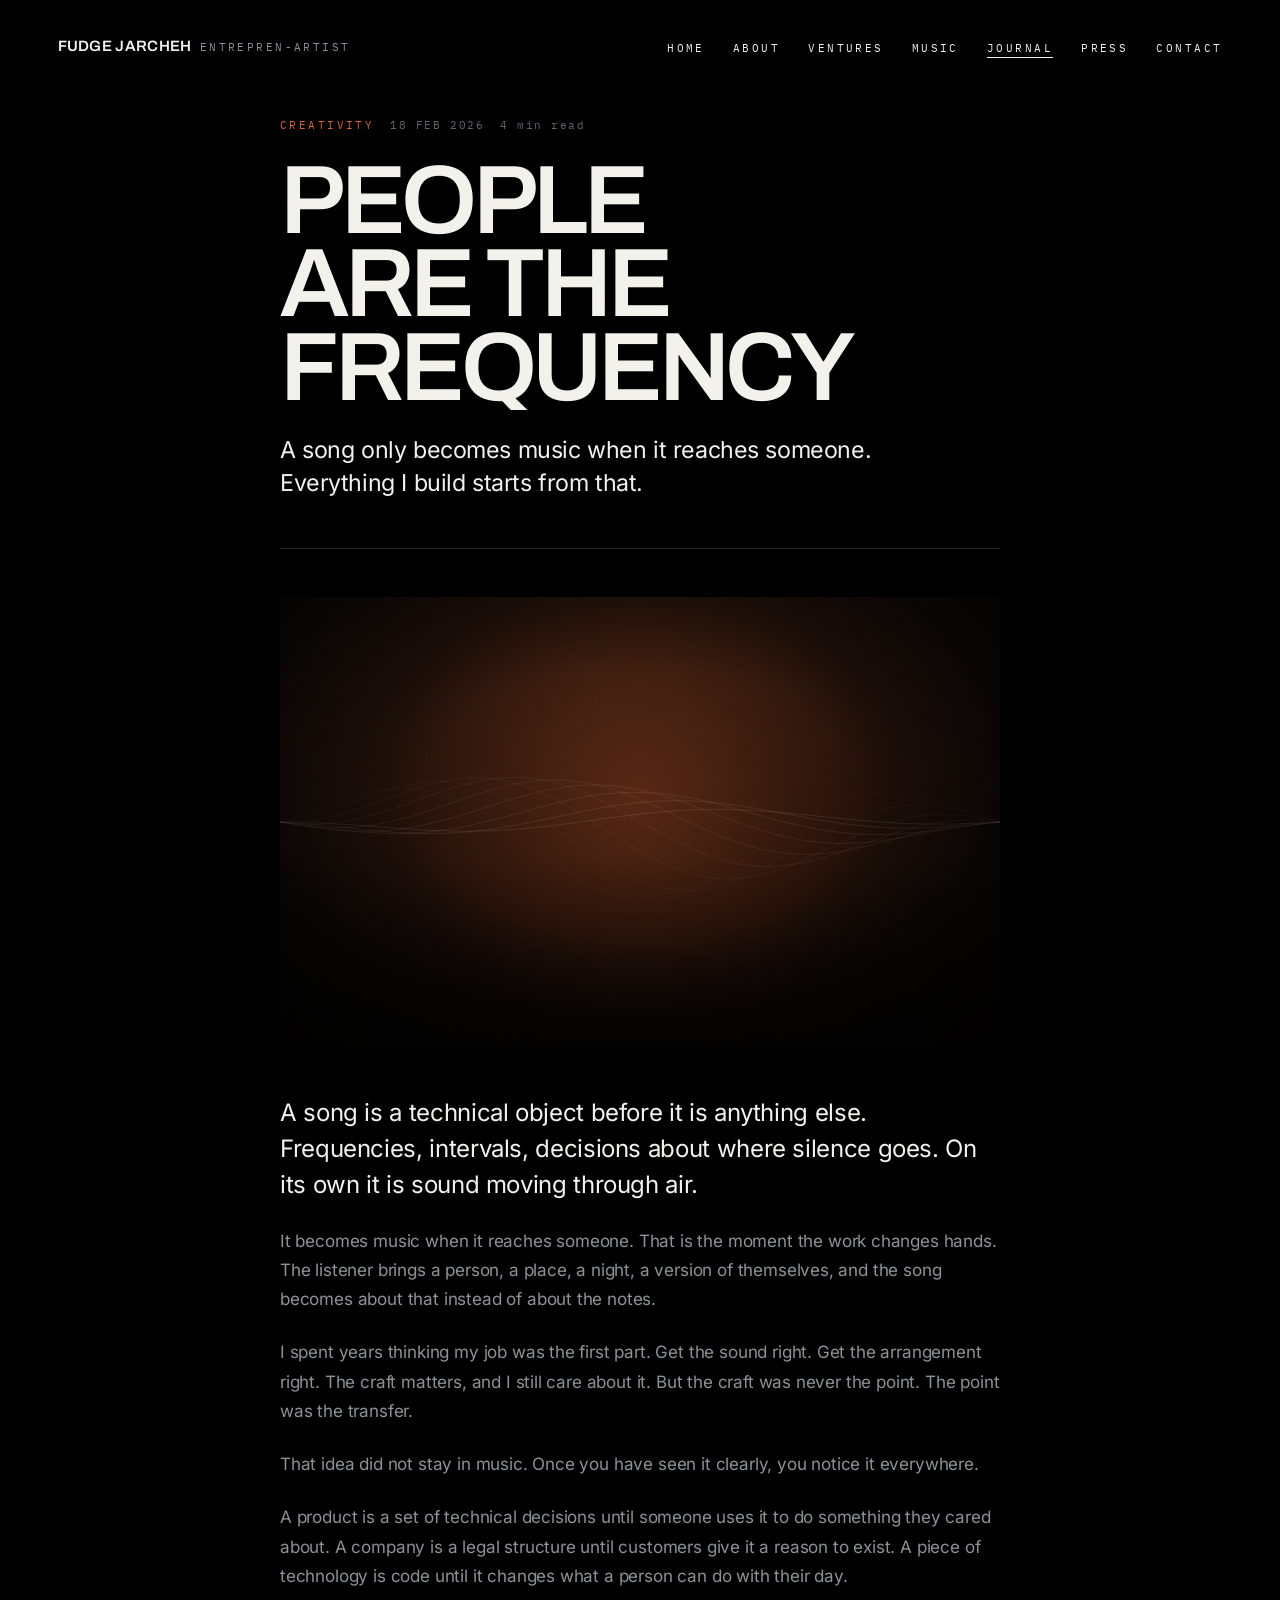
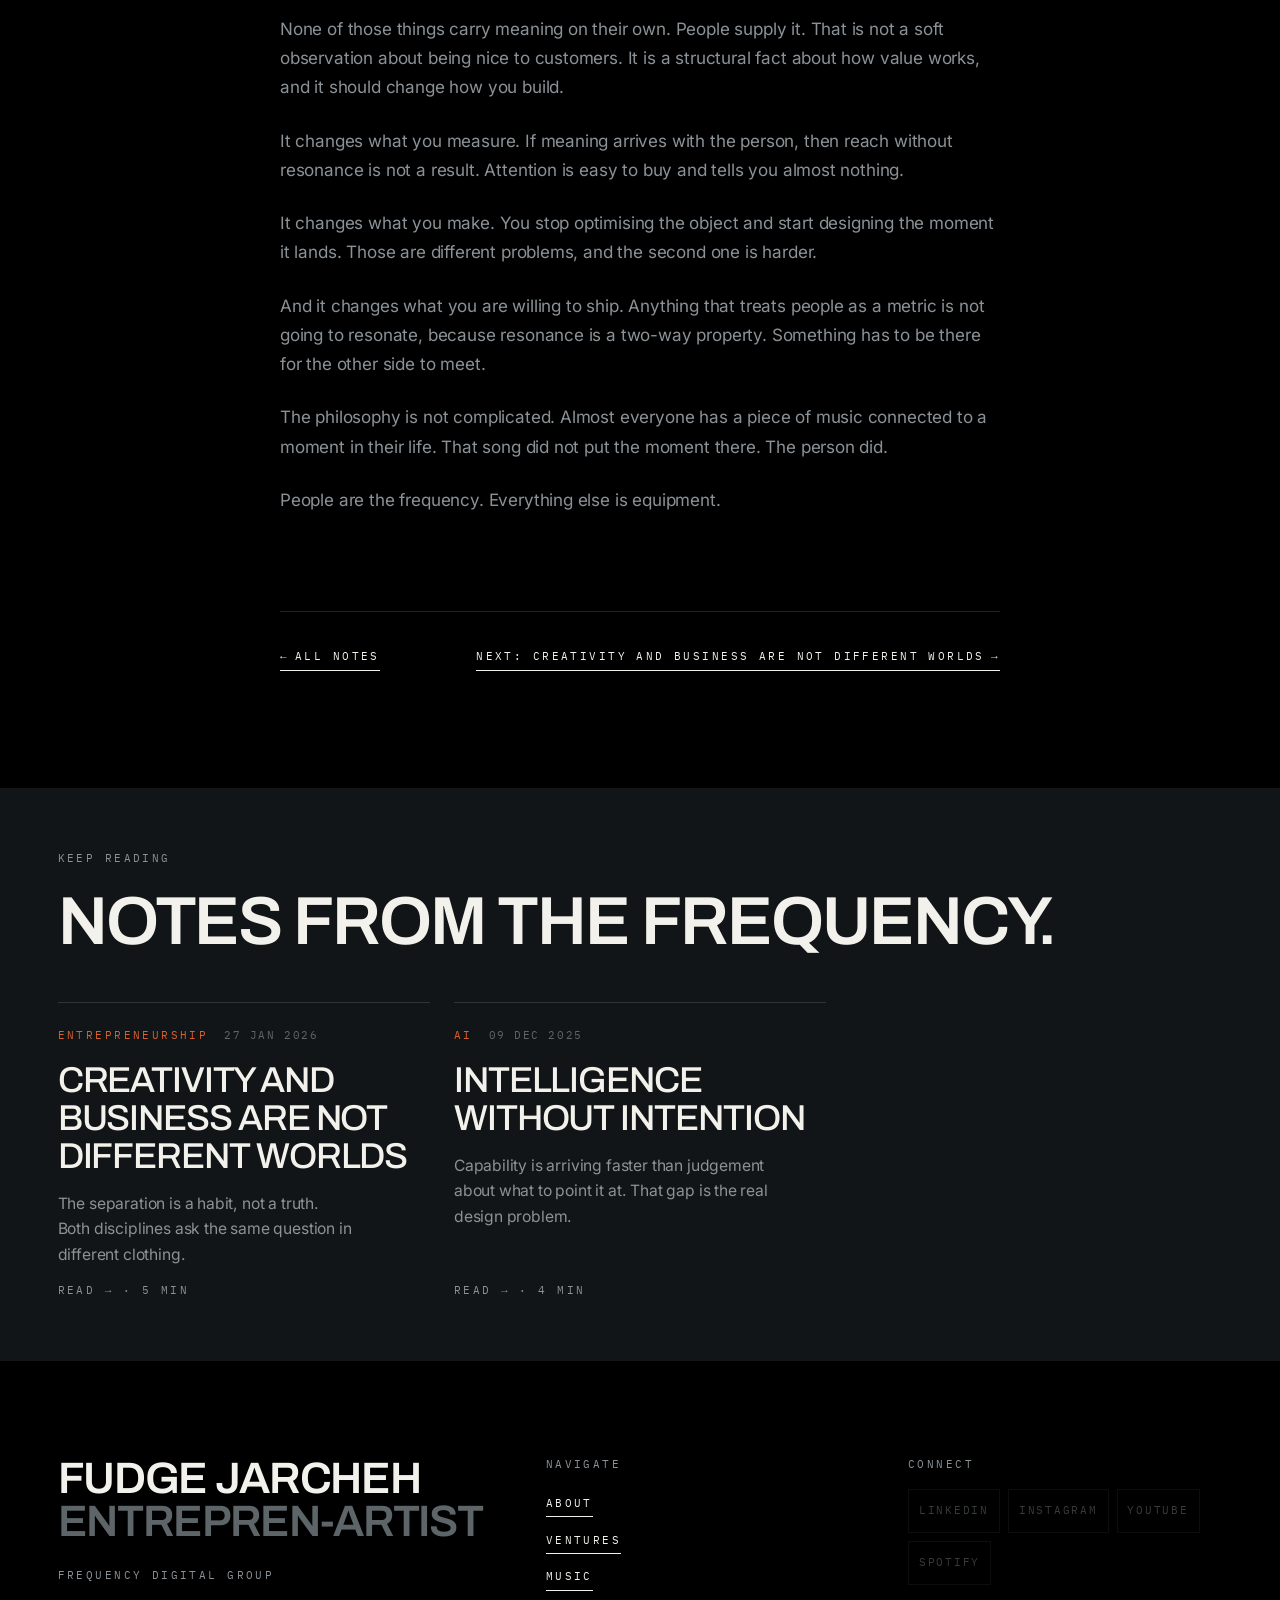
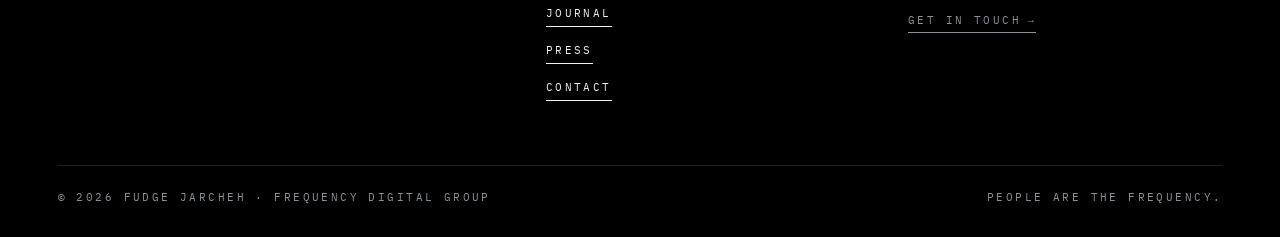
<file: pages/journal/people-are-the-frequency.html>
<!DOCTYPE html>
<html lang="en">
<head>
<meta charset="utf-8">
<meta name="viewport" content="width=device-width, initial-scale=1, viewport-fit=cover">
<title>People Are The Frequency: Journal | Fudge Jarcheh</title>
<meta name="description" content="A song only becomes music when it reaches someone. Everything I build starts from that.">
<link rel="canonical" href="https://fudgejarcheh.com/pages/journal/people-are-the-frequency.html">
<meta name="theme-color" content="#000000">

<meta property="og:type" content="website">
<meta property="og:site_name" content="Fudge Jarcheh">
<meta property="og:title" content="People Are The Frequency: Journal | Fudge Jarcheh">
<meta property="og:description" content="A song only becomes music when it reaches someone. Everything I build starts from that.">
<meta property="og:url" content="https://fudgejarcheh.com/pages/journal/people-are-the-frequency.html">
<meta property="og:image" content="https://fudgejarcheh.com/assets/images/journal-frequency.svg">
<meta name="twitter:card" content="summary_large_image">
<meta name="twitter:title" content="People Are The Frequency: Journal | Fudge Jarcheh">
<meta name="twitter:description" content="A song only becomes music when it reaches someone. Everything I build starts from that.">
<meta name="twitter:image" content="https://fudgejarcheh.com/assets/images/journal-frequency.svg">

<link rel="icon" href="../../assets/icons/favicon.svg" type="image/svg+xml">
<link rel="apple-touch-icon" href="../../assets/icons/mark.svg">
<link rel="manifest" href="../../site.webmanifest">

<link rel="preload" as="font" type="font/woff2" href="../../assets/fonts/archivo-latin.woff2" crossorigin>
<link rel="preload" as="font" type="font/woff2" href="../../assets/fonts/inter-latin.woff2" crossorigin>
<link rel="stylesheet" href="../../css/fonts.css">

<link rel="stylesheet" href="../../css/tokens.css">
<link rel="stylesheet" href="../../css/base.css">
<link rel="stylesheet" href="../../css/cinema.css">
<link rel="stylesheet" href="../../css/components.css">
<script type="application/ld+json">{"@context": "https://schema.org", "@type": "BlogPosting", "headline": "People Are The Frequency", "description": "A song only becomes music when it reaches someone. Everything I build starts from that.", "datePublished": "2026-02-18", "articleSection": "Creativity", "url": "https://fudgejarcheh.com/pages/journal/people-are-the-frequency.html", "image": "https://fudgejarcheh.com/assets/images/journal-frequency.svg", "author": {"@type": "Person", "name": "Fudge Jarcheh", "url": "https://fudgejarcheh.com/"}, "publisher": {"@type": "Person", "name": "Fudge Jarcheh"}, "mainEntityOfPage": {"@type": "WebPage", "@id": "https://fudgejarcheh.com/pages/journal/people-are-the-frequency.html"}}</script>
</head>
<body>

<a class="skip-link" href="#main">Skip to content</a>
<div class="grain" aria-hidden="true"></div>

<header class="nav" data-nav></header>

<main id="main">

<article class="section">
  <div class="wrap">
    <div class="article">

      <header class="article__head">
        <div class="article__meta">
          <span class="t-meta t-meta--accent">Creativity</span>
          <time class="t-num" datetime="2026-02-18">18 FEB 2026</time>
          <span class="t-num">4 min read</span>
        </div>
        <h1 class="t-h1" data-split="lines">People Are The Frequency</h1>
        <p class="t-lead" style="max-width:44ch">A song only becomes music when it reaches someone. Everything I build starts from that.</p>
      </header>

      <figure class="plate plate--vignette" style="aspect-ratio:16/10;margin-top:var(--s-7)" data-reveal="mask">
        <img src="../../assets/images/journal-frequency.svg" alt="Near-black field with a single warm horizontal light band."
             loading="lazy" decoding="async" width="1600" height="1000">
      </figure>

      <div class="article__body">
      <p data-reveal>A song is a technical object before it is anything else. Frequencies, intervals, decisions about where silence goes. On its own it is sound moving through air.</p>
      <p data-reveal>It becomes music when it reaches someone. That is the moment the work changes hands. The listener brings a person, a place, a night, a version of themselves, and the song becomes about that instead of about the notes.</p>
      <p data-reveal>I spent years thinking my job was the first part. Get the sound right. Get the arrangement right. The craft matters, and I still care about it. But the craft was never the point. The point was the transfer.</p>
      <p data-reveal>That idea did not stay in music. Once you have seen it clearly, you notice it everywhere.</p>
      <p data-reveal>A product is a set of technical decisions until someone uses it to do something they cared about. A company is a legal structure until customers give it a reason to exist. A piece of technology is code until it changes what a person can do with their day.</p>
      <p data-reveal>None of those things carry meaning on their own. People supply it. That is not a soft observation about being nice to customers. It is a structural fact about how value works, and it should change how you build.</p>
      <p data-reveal>It changes what you measure. If meaning arrives with the person, then reach without resonance is not a result. Attention is easy to buy and tells you almost nothing.</p>
      <p data-reveal>It changes what you make. You stop optimising the object and start designing the moment it lands. Those are different problems, and the second one is harder.</p>
      <p data-reveal>And it changes what you are willing to ship. Anything that treats people as a metric is not going to resonate, because resonance is a two-way property. Something has to be there for the other side to meet.</p>
      <p data-reveal>The philosophy is not complicated. Almost everyone has a piece of music connected to a moment in their life. That song did not put the moment there. The person did.</p>
      <p data-reveal>People are the frequency. Everything else is equipment.</p>
      </div>

      <footer class="article__foot">
        <a class="link" href="../journal.html"><span aria-hidden="true">&#8592;</span> All notes</a>
        <a class="link" href="creativity-and-business-are-not-different-worlds.html">Next: Creativity And Business Are Not Different Worlds <span aria-hidden="true">&#8594;</span></a>
      </footer>

    </div>
  </div>
</article>

<section class="section section--tight surface-charcoal">
  <div class="wrap" style="display:grid;gap:var(--s-5);justify-items:start">
    <p class="t-meta">Keep reading</p>
    <h2 class="t-h2">Notes from the Frequency.</h2>
    <div class="cards" data-journal="3" data-journal-exclude="people-are-the-frequency" style="width:100%;margin-top:var(--s-5)"></div>
  </div>
</section>

</main>

<footer class="footer" data-footer></footer>

<script src="../../data/content.js"></script>
<script src="../../js/engine.js" defer></script>
<script src="../../js/site.js" defer></script>
</body>
</html>
</file>
<file: css/fonts.css>
/* ============================================================
   FUDGE JARCHEH — SELF-HOSTED TYPEFACES
   Archivo and Inter (variable, full weight axis) and IBM Plex
   Mono — all SIL Open Font License 1.1. Latin + latin-ext
   subsets only, served from this project so the site carries no
   external font dependency and costs no extra connection on
   first paint. font-display: swap keeps text visible throughout.
   ============================================================ */

/* Archivo 100 900 — latin-ext */
@font-face {
  font-family: 'Archivo';
  font-style: normal;
  font-weight: 100 900;
  font-stretch: 100%;
  font-display: swap;
  src: url(../assets/fonts/archivo-latin-ext.woff2) format('woff2');
  unicode-range: U+0100-02BA, U+02BD-02C5, U+02C7-02CC, U+02CE-02D7, U+02DD-02FF, U+0304, U+0308, U+0329, U+1D00-1DBF, U+1E00-1E9F, U+1EF2-1EFF, U+2020, U+20A0-20AB, U+20AD-20C0, U+2113, U+2C60-2C7F, U+A720-A7FF;
}

/* Archivo 100 900 — latin */
@font-face {
  font-family: 'Archivo';
  font-style: normal;
  font-weight: 100 900;
  font-stretch: 100%;
  font-display: swap;
  src: url(../assets/fonts/archivo-latin.woff2) format('woff2');
  unicode-range: U+0000-00FF, U+0131, U+0152-0153, U+02BB-02BC, U+02C6, U+02DA, U+02DC, U+0304, U+0308, U+0329, U+2000-206F, U+20AC, U+2122, U+2191, U+2193, U+2212, U+2215, U+FEFF, U+FFFD;
}

/* IBM Plex Mono 400 — latin-ext */
@font-face {
  font-family: 'IBM Plex Mono';
  font-style: normal;
  font-weight: 400;
  font-display: swap;
  src: url(../assets/fonts/ibm-plex-mono-latin-ext.woff2) format('woff2');
  unicode-range: U+0100-02BA, U+02BD-02C5, U+02C7-02CC, U+02CE-02D7, U+02DD-02FF, U+0304, U+0308, U+0329, U+1D00-1DBF, U+1E00-1E9F, U+1EF2-1EFF, U+2020, U+20A0-20AB, U+20AD-20C0, U+2113, U+2C60-2C7F, U+A720-A7FF;
}

/* IBM Plex Mono 400 — latin */
@font-face {
  font-family: 'IBM Plex Mono';
  font-style: normal;
  font-weight: 400;
  font-display: swap;
  src: url(../assets/fonts/ibm-plex-mono-latin.woff2) format('woff2');
  unicode-range: U+0000-00FF, U+0131, U+0152-0153, U+02BB-02BC, U+02C6, U+02DA, U+02DC, U+0304, U+0308, U+0329, U+2000-206F, U+20AC, U+2122, U+2191, U+2193, U+2212, U+2215, U+FEFF, U+FFFD;
}

/* Inter 100 900 — latin-ext */
@font-face {
  font-family: 'Inter';
  font-style: normal;
  font-weight: 100 900;
  font-display: swap;
  src: url(../assets/fonts/inter-latin-ext.woff2) format('woff2');
  unicode-range: U+0100-02BA, U+02BD-02C5, U+02C7-02CC, U+02CE-02D7, U+02DD-02FF, U+0304, U+0308, U+0329, U+1D00-1DBF, U+1E00-1E9F, U+1EF2-1EFF, U+2020, U+20A0-20AB, U+20AD-20C0, U+2113, U+2C60-2C7F, U+A720-A7FF;
}

/* Inter 100 900 — latin */
@font-face {
  font-family: 'Inter';
  font-style: normal;
  font-weight: 100 900;
  font-display: swap;
  src: url(../assets/fonts/inter-latin.woff2) format('woff2');
  unicode-range: U+0000-00FF, U+0131, U+0152-0153, U+02BB-02BC, U+02C6, U+02DA, U+02DC, U+0304, U+0308, U+0329, U+2000-206F, U+20AC, U+2122, U+2191, U+2193, U+2212, U+2215, U+FEFF, U+FFFD;
}
</file>
<file: css/tokens.css>
/* ============================================================
   FUDGE JARCHEH — DESIGN TOKENS
   One coherent colour, type, spacing, motion and depth system.
   ============================================================ */

:root {
  /* ---- Colour: monochrome core -------------------------- */
  --ink:            #000000;
  --ink-90:         #060708;
  --ink-80:         #0B0D0F;
  --charcoal:       #121517;
  --charcoal-2:     #1B1F22;
  --charcoal-3:     #24292D;
  --grey:           #5E6569;
  --grey-2:         #8B9297;
  --grey-3:         #B4BABE;
  --paper:          #F3F1EB;
  --paper-2:        #E6E2D9;
  --paper-3:        #D3CEC3;

  /* ---- Colour: lighting language (imagery, not UI) ------ */
  --ember:          #D8602E;   /* warm rim light */
  --ember-soft:     #E68A5C;
  --signal:         #2C6B8F;   /* deep cinematic blue */
  --signal-deep:    #0E2433;

  /* ---- Semantic ----------------------------------------- */
  --bg:             var(--ink);
  --bg-raised:      var(--charcoal);
  --fg:             var(--paper);
  --fg-muted:       var(--grey-2);
  --fg-faint:       var(--grey);
  --rule:           rgba(243, 241, 235, 0.14);
  --rule-strong:    rgba(243, 241, 235, 0.32);
  --accent:         var(--ember);

  /* Inverted (paper) surfaces */
  --bg-inv:         var(--paper);
  --fg-inv:         var(--ink);
  --fg-inv-muted:   #4A4F53;
  --rule-inv:       rgba(0, 0, 0, 0.16);

  /* ---- Typography --------------------------------------- */
  --font-display: "Archivo", "Helvetica Neue", Helvetica, Arial, sans-serif;
  --font-body:    "Inter", "Helvetica Neue", Helvetica, Arial, sans-serif;
  --font-mono:    "IBM Plex Mono", ui-monospace, SFMono-Regular, Menlo, monospace;

  /* Fluid scale — display is deliberately oversized */
  --t-mega:    clamp(3.4rem, 10vw, 8.375rem);   /* ceiling = 134px */
  --t-display: clamp(2.75rem, 10.5vw, 9.5rem);
  --t-h1:      clamp(2.4rem, 7.6vw, 6.75rem);
  --t-h2:      clamp(1.9rem, 5.4vw, 4.25rem);
  --t-h3:      clamp(1.35rem, 3vw, 2.25rem);
  --t-h4:      clamp(1.1rem, 1.9vw, 1.4rem);
  --t-lead:    clamp(1.05rem, 1.85vw, 1.45rem);
  --t-body:    clamp(0.975rem, 1.05vw, 1.0625rem);
  --t-small:   0.875rem;
  --t-meta:    0.6875rem;

  --lh-display: 0.86;
  --lh-head:    0.94;
  --lh-body:    1.62;

  --tr-display: -0.045em;   /* tight editorial tracking */
  --tr-head:    -0.03em;
  --tr-body:    -0.011em;
  --tr-meta:    0.22em;     /* wide technical caps */

  /* ---- Space (8px rhythm) -------------------------------- */
  --s-1:  0.25rem;  --s-2:  0.5rem;   --s-3:  0.75rem;  --s-4:  1rem;
  --s-5:  1.5rem;   --s-6:  2rem;     --s-7:  3rem;     --s-8:  4rem;
  --s-9:  6rem;     --s-10: 8rem;     --s-11: 12rem;    --s-12: 16rem;

  --section-y: clamp(5rem, 13vh, 11rem);

  /* ---- Measure & gutters -------------------------------- */
  --gutter:     clamp(1.25rem, 4.5vw, 4.5rem);
  --max:        1680px;
  --max-text:   62ch;
  --max-narrow: 46ch;

  /* ---- Radius / border / shadow -------------------------- */
  --r-0: 0px;
  --r-1: 2px;
  --r-2: 4px;
  --border: 1px solid var(--rule);
  --shadow-plate: 0 40px 120px -40px rgba(0, 0, 0, 0.9);
  --shadow-lift:  0 24px 70px -28px rgba(0, 0, 0, 0.85);

  /* ---- Motion ------------------------------------------- */
  --dur-1: 240ms;
  --dur-2: 520ms;
  --dur-3: 900ms;
  --dur-4: 1400ms;
  --ease:       cubic-bezier(0.22, 0.61, 0.36, 1);
  --ease-out:   cubic-bezier(0.16, 1, 0.3, 1);
  --ease-inout: cubic-bezier(0.65, 0, 0.35, 1);
  --ease-film:  cubic-bezier(0.33, 0, 0.12, 1);

  /* ---- Depth (z) ---------------------------------------- */
  --z-stage: 1;
  --z-copy: 4;
  --z-chrome: 40;
  --z-nav: 60;
  --z-menu: 80;
  --z-cursor: 100;

  /* ---- Engine-driven (set by js/engine.js) --------------- */
  --p: 0;      /* scene progress 0..1 */
  --q: 0;      /* ranged element progress 0..1 */
  --vel: 0;    /* smoothed scroll velocity -1..1 */
  --vh: 1vh;   /* stable viewport unit on mobile */

  /* ---- Film grain texture (inline, no binary asset) ------ */
  --grain-url: url("data:image/svg+xml,%3Csvg xmlns='http://www.w3.org/2000/svg' width='220' height='220'%3E%3Cfilter id='n'%3E%3CfeTurbulence type='fractalNoise' baseFrequency='0.82' numOctaves='4' stitchTiles='stitch'/%3E%3CfeColorMatrix type='saturate' values='0'/%3E%3C/filter%3E%3Crect width='220' height='220' filter='url(%23n)'/%3E%3C/svg%3E");
}

/* Tablet / mobile refinements */
@media (max-width: 900px) {
  :root {
    --section-y: clamp(4rem, 10vh, 7rem);
    --tr-display: -0.035em;
  }
}
</file>
<file: css/base.css>
/* ============================================================
   FUDGE JARCHEH — BASE / TYPE / LAYOUT / COMPONENTS
   ============================================================ */

*, *::before, *::after { box-sizing: border-box; }

html {
  -webkit-text-size-adjust: 100%;
  scroll-behavior: smooth;
  background: var(--ink);
}
@media (prefers-reduced-motion: reduce) { html { scroll-behavior: auto; } }

body {
  margin: 0;
  background: var(--bg);
  color: var(--fg);
  font-family: var(--font-body);
  font-size: var(--t-body);
  line-height: var(--lh-body);
  letter-spacing: var(--tr-body);
  font-synthesis-weight: none;
  -webkit-font-smoothing: antialiased;
  -moz-osx-font-smoothing: grayscale;
  overflow-x: clip;
}

/* Lock scroll when the mobile menu is open */
body.is-locked { overflow: hidden; }

img, video, svg, canvas { display: block; max-width: 100%; }
img, video { height: auto; }

h1, h2, h3, h4, h5, h6, p, figure, blockquote, ul, ol, dl { margin: 0; }
ul, ol { padding: 0; list-style: none; }

a { color: inherit; text-decoration: none; }

button, input, textarea, select {
  font: inherit; color: inherit; background: none;
  border: 0; margin: 0; border-radius: 0;
}
button { cursor: pointer; }

::selection { background: var(--paper); color: var(--ink); }

/* Visible, unmistakable keyboard focus */
:focus-visible {
  outline: 2px solid var(--ember);
  outline-offset: 3px;
}
:focus:not(:focus-visible) { outline: none; }

.skip-link {
  position: fixed; top: var(--s-4); left: var(--s-4);
  z-index: 200;
  display: inline-flex; align-items: center; min-height: 48px;
  padding: var(--s-3) var(--s-5);
  background: var(--paper); color: var(--ink);
  font-family: var(--font-mono);
  font-size: var(--t-meta); letter-spacing: var(--tr-meta);
  text-transform: uppercase;
  transform: translateY(-200%);
}
.skip-link:focus { transform: translateY(0); }

.u-visually-hidden {
  position: absolute !important; width: 1px; height: 1px;
  padding: 0; margin: -1px; overflow: hidden;
  clip: rect(0 0 0 0); clip-path: inset(50%); white-space: nowrap;
}

/* ============================================================
   TYPOGRAPHY
   ============================================================ */

.t-mega, .t-display, .t-h1, .t-h2, .t-h3 {
  font-family: var(--font-display);
  font-weight: 600;
  line-height: var(--lh-display);
  letter-spacing: var(--tr-display);
  text-transform: uppercase;
  text-wrap: balance;
}
.t-mega    { font-size: var(--t-mega); }
.t-display { font-size: var(--t-display); }
.t-h1      { font-size: var(--t-h1); }
.t-h2      { font-size: var(--t-h2); line-height: var(--lh-head); letter-spacing: var(--tr-head); }
.t-h3      { font-size: var(--t-h3); line-height: 1.06; letter-spacing: var(--tr-head); font-weight: 500; }

.t-h4 {
  font-family: var(--font-display);
  font-size: var(--t-h4); font-weight: 500;
  line-height: 1.2; letter-spacing: -0.02em;
  text-transform: uppercase;
}

/* Eyebrow / metadata — wide technical caps */
.t-meta {
  font-family: var(--font-mono);
  font-size: var(--t-meta);
  font-weight: 400;
  line-height: 1.4;
  letter-spacing: var(--tr-meta);
  text-transform: uppercase;
  color: var(--fg-muted);
}
.t-meta--accent { color: var(--ember); }

.t-lead {
  font-size: var(--t-lead);
  line-height: 1.42;
  letter-spacing: -0.018em;
  color: var(--fg);
  max-width: 34ch;
  text-wrap: pretty;
}

.t-body { max-width: var(--max-text); color: var(--fg-muted); text-wrap: pretty; }
.t-body + .t-body { margin-top: var(--s-4); }
.t-body strong, .t-body b { color: var(--fg); font-weight: 500; }

.t-num {
  font-family: var(--font-mono);
  font-size: var(--t-meta);
  letter-spacing: 0.14em;
  color: var(--fg-faint);
  font-variant-numeric: tabular-nums;
}

/* Thin editorial rule */
.rule { height: 1px; background: var(--rule); border: 0; width: 100%; }

/* ============================================================
   LAYOUT
   ============================================================ */

.wrap {
  width: 100%;
  max-width: var(--max);
  margin-inline: auto;
  padding-inline: var(--gutter);
}
.wrap--flush { padding-inline: 0; }

.section { padding-block: var(--section-y); position: relative; }
.section--tight { padding-block: clamp(3rem, 7vh, 6rem); }
.section--flush { padding-block: 0; }

/* 12-column editorial grid */
.grid {
  display: grid;
  grid-template-columns: repeat(12, minmax(0, 1fr));
  gap: var(--s-6) var(--s-5);
}
/* Column placement. These live in CSS, never inline: an inline
   grid-column cannot be overridden by a media query, so a 12-column
   position survives into the 6-column mobile grid, creates implicit
   columns, and pushes the page sideways. */
.c1-4 { grid-column: 1 / span 4; }
.c1-5 { grid-column: 1 / span 5; }
.c1-6 { grid-column: 1 / span 6; }
.c1-7 { grid-column: 1 / span 7; }
.c6-7 { grid-column: 6 / span 7; }
.c7-6 { grid-column: 7 / span 6; }
.c8-5 { grid-column: 8 / span 5; }
.c9-4 { grid-column: 9 / span 4; }

@media (max-width: 900px) {
  .grid { grid-template-columns: repeat(6, minmax(0, 1fr)); gap: var(--s-5) var(--s-4); }
  .c1-4, .c1-5, .c1-6, .c1-7,
  .c6-7, .c7-6, .c8-5, .c9-4 { grid-column: 1 / -1; }
}

.section-head {
  display: flex; align-items: baseline; justify-content: space-between;
  gap: var(--s-5); flex-wrap: wrap;
  padding-bottom: var(--s-5);
  border-bottom: var(--border);
  margin-bottom: var(--s-8);
}

/* Inverted (paper) surface */
.surface-paper {
  background: var(--bg-inv); color: var(--fg-inv);
  --fg: var(--fg-inv);
  --fg-muted: var(--fg-inv-muted);
  --fg-faint: #6C7175;
  --rule: var(--rule-inv);
  --rule-strong: rgba(0,0,0,0.3);
}
.surface-charcoal { background: var(--charcoal); }
.surface-black { background: var(--ink); }

/* ============================================================
   FILM GRAIN + VIGNETTE (site-wide atmosphere)
   ============================================================ */

.grain {
  position: fixed; inset: -50%;
  z-index: 55;
  pointer-events: none;
  opacity: 0.038;
  background-image: var(--grain-url);
  background-size: 220px 220px;
  will-change: transform;
  animation: grain-shift 6s steps(6) infinite;
  mix-blend-mode: overlay;
}
@keyframes grain-shift {
  0%   { transform: translate(0,0); }
  20%  { transform: translate(-4%, 3%); }
  40%  { transform: translate(3%, -4%); }
  60%  { transform: translate(-3%, -3%); }
  80%  { transform: translate(4%, 2%); }
  100% { transform: translate(0,0); }
}

/* ============================================================
   NAVIGATION
   ============================================================ */

.nav {
  position: fixed; inset: 0 0 auto 0;
  z-index: var(--z-nav);
  display: flex; align-items: center; justify-content: space-between;
  gap: var(--s-5);
  padding: var(--s-5) var(--gutter);
  mix-blend-mode: difference;
  transition: transform var(--dur-2) var(--ease), opacity var(--dur-2) var(--ease);
}
.nav.is-hidden { transform: translateY(-102%); opacity: 0; }
.nav.is-solid { mix-blend-mode: normal; }

.nav__brand {
  font-family: var(--font-display);
  font-size: 0.9375rem; font-weight: 600;
  letter-spacing: 0.02em; text-transform: uppercase;
  color: var(--paper);
  display: inline-flex; align-items: baseline; gap: 0.55em;
  white-space: nowrap;
  min-height: 44px; align-content: center; flex-wrap: wrap;
}
.nav__brand span {
  font-family: var(--font-mono);
  font-size: var(--t-meta); font-weight: 400;
  letter-spacing: var(--tr-meta); color: var(--grey-2);
}
@media (max-width: 560px) { .nav__brand span { display: none; } }

.nav__list { display: flex; align-items: center; gap: clamp(1rem, 2.2vw, 2.25rem); }
.nav__link {
  font-family: var(--font-mono);
  font-size: var(--t-meta); letter-spacing: var(--tr-meta);
  text-transform: uppercase; color: var(--paper);
  position: relative; padding-block: 0.35em;
  transition: opacity var(--dur-1) var(--ease);
}
.nav__link::after {
  content: ""; position: absolute; left: 0; bottom: 0;
  width: 100%; height: 1px; background: currentColor;
  transform: scaleX(0); transform-origin: right;
  transition: transform var(--dur-2) var(--ease-out);
}
.nav__link:hover::after,
.nav__link:focus-visible::after { transform: scaleX(1); transform-origin: left; }
.nav__link[aria-current="page"] { color: var(--paper); }
.nav__link[aria-current="page"]::after { transform: scaleX(1); }

@media (max-width: 900px) { .nav__desktop { display: none; } }

.nav__toggle {
  display: none;
  width: 46px; height: 46px;
  align-items: center; justify-content: center;
  margin-right: -10px;
}
@media (max-width: 900px) { .nav__toggle { display: inline-flex; } }
.nav__toggle span {
  display: block; position: relative;
  width: 24px; height: 1px; background: var(--paper);
  transition: transform var(--dur-2) var(--ease-out), background var(--dur-1) linear;
}
.nav__toggle span::before,
.nav__toggle span::after {
  content: ""; position: absolute; left: 0;
  width: 24px; height: 1px; background: var(--paper);
  transition: transform var(--dur-2) var(--ease-out);
}
.nav__toggle span::before { top: -7px; }
.nav__toggle span::after  { top: 7px; }
.nav__toggle[aria-expanded="true"] span { background: transparent; }
.nav__toggle[aria-expanded="true"] span::before { transform: translateY(7px) rotate(45deg); }
.nav__toggle[aria-expanded="true"] span::after  { transform: translateY(-7px) rotate(-45deg); }

/* Full-screen mobile menu */
.menu {
  position: fixed; inset: 0; z-index: var(--z-menu);
  background: var(--ink);
  display: grid; grid-template-rows: 1fr auto;
  padding: calc(var(--s-9) + var(--s-5)) var(--gutter) var(--s-7);
  clip-path: inset(0 0 100% 0);
  transition: clip-path 760ms var(--ease-film);
  visibility: hidden;
}
.menu.is-open { clip-path: inset(0 0 0 0); visibility: visible; }

.menu__list { display: flex; flex-direction: column; justify-content: center; gap: 0.15em; }
.menu__item { overflow: hidden; }
.menu__link {
  display: block;
  font-family: var(--font-display);
  font-size: clamp(2.25rem, 11vw, 4.5rem);
  font-weight: 600; line-height: 1.06;
  letter-spacing: var(--tr-display); text-transform: uppercase;
  padding-block: 0.08em;
  transform: translateY(110%);
  transition: transform 700ms var(--ease-out);
}
.menu.is-open .menu__link { transform: translateY(0); }
.menu.is-open .menu__item:nth-child(1) .menu__link { transition-delay: 90ms; }
.menu.is-open .menu__item:nth-child(2) .menu__link { transition-delay: 145ms; }
.menu.is-open .menu__item:nth-child(3) .menu__link { transition-delay: 200ms; }
.menu.is-open .menu__item:nth-child(4) .menu__link { transition-delay: 255ms; }
.menu.is-open .menu__item:nth-child(5) .menu__link { transition-delay: 310ms; }
.menu.is-open .menu__item:nth-child(6) .menu__link { transition-delay: 365ms; }
.menu.is-open .menu__item:nth-child(7) .menu__link { transition-delay: 420ms; }
.menu__link[aria-current="page"] { color: var(--fg-faint); }

.menu__foot {
  display: flex; flex-wrap: wrap; gap: var(--s-4) var(--s-5);
  justify-content: space-between; align-items: center;
  padding-top: var(--s-5); border-top: var(--border);
  opacity: 0; transition: opacity var(--dur-3) var(--ease) 420ms;
}
.menu.is-open .menu__foot { opacity: 1; }

/* ============================================================
   BUTTONS / LINKS
   ============================================================ */

.btn {
  --btn-fg: var(--ink);
  --btn-bg: var(--paper);
  position: relative; display: inline-flex; align-items: center; gap: 0.9em;
  min-height: 48px;
  padding: 0.95em 1.6em;
  background: var(--btn-bg); color: var(--btn-fg);
  font-family: var(--font-mono);
  font-size: var(--t-meta); letter-spacing: var(--tr-meta);
  text-transform: uppercase; white-space: nowrap;
  overflow: hidden; isolation: isolate;
  transition: color var(--dur-2) var(--ease);
}
.btn::before {
  content: ""; position: absolute; inset: 0; z-index: -1;
  background: var(--ink);
  transform: translateY(101%);
  transition: transform var(--dur-2) var(--ease-out);
}
.btn:hover, .btn:focus-visible { color: var(--paper); }
.btn:hover::before, .btn:focus-visible::before { transform: translateY(0); }
.btn__arrow { transition: transform var(--dur-2) var(--ease-out); }
.btn:hover .btn__arrow { transform: translateX(4px); }

.btn--ghost {
  --btn-bg: transparent; --btn-fg: var(--fg);
  border: 1px solid var(--rule-strong);
}
.btn--ghost::before { background: var(--paper); }
.btn--ghost:hover, .btn--ghost:focus-visible { color: var(--ink); }

.btn--ember { --btn-bg: var(--ember); --btn-fg: var(--ink); }

/* Underlined editorial link */
.link {
  display: inline-flex; align-items: center; gap: 0.55em;
  font-family: var(--font-mono);
  font-size: var(--t-meta); letter-spacing: var(--tr-meta);
  text-transform: uppercase;
  padding-block: 0.4em;
  background-image: linear-gradient(currentColor, currentColor);
  background-size: 100% 1px; background-repeat: no-repeat;
  background-position: 0 100%;
  transition: background-size var(--dur-2) var(--ease-out), color var(--dur-1) var(--ease);
}
.link:hover, .link:focus-visible { background-size: 0% 1px; background-position: 100% 100%; }

/* Touch pointers get a full 44px target without loosening the tight
   editorial rhythm on a mouse-driven screen. */
@media (pointer: coarse) {
  .link { min-height: 44px; }
  .social a, .social span { min-height: 46px; }
}

/* Intentional empty state for content that does not exist yet */
.is-pending {
  color: var(--fg-faint);
  cursor: not-allowed;
  background-image: none;
}
.is-pending::after {
  content: "SOON";
  font-size: 0.5625rem; letter-spacing: 0.18em;
  padding: 0.25em 0.5em; margin-left: 0.2em;
  border: 1px solid var(--rule); color: var(--fg-faint);
}

/* ============================================================
   FOOTER
   ============================================================ */

.footer { background: var(--ink); padding-top: var(--s-9); padding-bottom: var(--s-6); }
.footer__top {
  display: grid; gap: var(--s-7);
  grid-template-columns: 1.4fr 1fr 1fr;
  padding-bottom: var(--s-8); border-bottom: var(--border);
}
@media (max-width: 900px) { .footer__top { grid-template-columns: 1fr; gap: var(--s-6); } }

.footer__mark {
  font-family: var(--font-display);
  font-size: clamp(1.75rem, 4vw, 2.75rem);
  font-weight: 600; text-transform: uppercase;
  letter-spacing: var(--tr-head); line-height: 0.98;
}
.footer__col h3 { margin-bottom: var(--s-4); }
.footer__col li + li { margin-top: 0.55em; }

.footer__bottom {
  display: flex; flex-wrap: wrap; gap: var(--s-4) var(--s-6);
  justify-content: space-between; align-items: center;
  padding-top: var(--s-5);
}

.social { display: flex; flex-wrap: wrap; gap: var(--s-2); }
.social a, .social span {
  display: inline-flex; align-items: center; justify-content: center;
  min-width: 44px; min-height: 44px; padding-inline: 0.9em;
  border: var(--border);
  font-family: var(--font-mono); font-size: var(--t-meta);
  letter-spacing: 0.16em; text-transform: uppercase;
  color: var(--fg-muted);
  transition: color var(--dur-1) var(--ease), border-color var(--dur-1) var(--ease), background var(--dur-1) var(--ease);
}
.social a:hover, .social a:focus-visible {
  color: var(--ink); background: var(--paper); border-color: var(--paper);
}
.social span { opacity: 0.4; cursor: not-allowed; }

/* ============================================================
   CARDS / EDITORIAL COMPONENTS
   ============================================================ */

.card {
  position: relative; display: flex; flex-direction: column;
  gap: var(--s-4);
  padding-top: var(--s-5);
  border-top: 1px solid var(--rule);
  transition: border-color var(--dur-2) var(--ease);
}
.card:hover { border-color: var(--rule-strong); }
.card__media {
  position: relative; overflow: hidden;
  aspect-ratio: 4 / 5; background: var(--charcoal);
}
.card__media > * {
  width: 100%; height: 100%; object-fit: cover;
  transition: transform 1200ms var(--ease-out), filter 900ms var(--ease);
}
.card:hover .card__media > * { transform: scale(1.045); }
.card__title { text-wrap: balance; }
.card__meta { display: flex; gap: var(--s-4); flex-wrap: wrap; align-items: baseline; }

/* Whole-card link target */
.card__link::after { content: ""; position: absolute; inset: 0; }

/* Media wrapper with cinematic treatment */
.plate {
  position: relative; overflow: hidden;
  background: var(--ink-80);
}
.plate > img, .plate > video, .plate > svg, .plate > canvas {
  width: 100%; height: 100%; object-fit: cover;
}
.plate--vignette::after {
  content: ""; position: absolute; inset: 0; z-index: 3; pointer-events: none;
  background:
    radial-gradient(120% 90% at 50% 45%, transparent 32%, rgba(0,0,0,0.55) 100%),
    linear-gradient(to top, rgba(0,0,0,0.6), transparent 42%);
}

/* Letterbox bars for film sections */
.letterbox::before, .letterbox::after {
  content: ""; position: absolute; left: 0; right: 0;
  height: clamp(18px, 5vh, 54px);
  background: var(--ink); z-index: 6; pointer-events: none;
}
.letterbox::before { top: 0; }
.letterbox::after  { bottom: 0; }

/* ============================================================
   FORMS
   ============================================================ */

.field { display: flex; flex-direction: column; gap: var(--s-2); }
.field label {
  font-family: var(--font-mono); font-size: var(--t-meta);
  letter-spacing: var(--tr-meta); text-transform: uppercase;
  color: var(--fg-muted);
}
.field .req { color: var(--ember); }
.field input, .field textarea, .field select {
  width: 100%; padding: 0.95em 0; min-height: 48px;
  border-bottom: 1px solid var(--rule);
  color: var(--fg); font-size: 1rem;
  transition: border-color var(--dur-2) var(--ease);
}
.field select {
  appearance: none; cursor: pointer;
  background-image: linear-gradient(45deg, transparent 50%, currentColor 50%),
                    linear-gradient(135deg, currentColor 50%, transparent 50%);
  background-position: right 4px center, right 0px center;
  background-size: 5px 5px, 5px 5px; background-repeat: no-repeat;
}
.field select option { background: var(--charcoal); color: var(--paper); }
.field textarea { resize: vertical; min-height: 140px; line-height: 1.6; }
.field input:focus, .field textarea:focus, .field select:focus { border-color: var(--paper); }
.field input::placeholder, .field textarea::placeholder { color: var(--fg-faint); }

.field .error {
  font-family: var(--font-mono); font-size: var(--t-meta);
  letter-spacing: 0.1em; color: var(--ember); min-height: 1.2em;
}
.field.has-error input,
.field.has-error textarea,
.field.has-error select { border-color: var(--ember); }

.form-note { color: var(--fg-faint); font-size: var(--t-small); max-width: 48ch; }

.form-success {
  border: 1px solid var(--rule-strong);
  padding: var(--s-6);
  display: flex; flex-direction: column; gap: var(--s-4);
  align-items: flex-start;
}

/* ============================================================
   SCROLL CHROME — progress rail + chapter counter
   ============================================================ */

.chrome {
  position: fixed; right: var(--gutter); bottom: var(--s-6);
  z-index: var(--z-chrome);
  display: flex; align-items: center; gap: var(--s-3);
  pointer-events: none; mix-blend-mode: difference;
}
@media (max-width: 700px) { .chrome { display: none; } }

.chrome__rail {
  width: 1px; height: clamp(80px, 14vh, 140px);
  background: rgba(243,241,235,0.22); position: relative; overflow: hidden;
}
.chrome__rail i {
  position: absolute; inset: 0; background: var(--paper);
  transform: scaleY(var(--scrolled, 0)); transform-origin: top;
}
.chrome__count { font-family: var(--font-mono); font-size: var(--t-meta); letter-spacing: 0.16em; color: var(--paper); }

/* Custom cursor — desktop pointer devices only */
.cursor {
  position: fixed; top: 0; left: 0; z-index: var(--z-cursor);
  width: 34px; height: 34px; margin: -17px 0 0 -17px;
  border: 1px solid rgba(243,241,235,0.6); border-radius: 50%;
  pointer-events: none; mix-blend-mode: difference;
  opacity: 0;
  transition: opacity var(--dur-2) var(--ease), width var(--dur-2) var(--ease-out),
              height var(--dur-2) var(--ease-out), margin var(--dur-2) var(--ease-out),
              background var(--dur-2) var(--ease);
}
.cursor.is-active { opacity: 1; }
.cursor.is-hover {
  width: 64px; height: 64px; margin: -32px 0 0 -32px;
  background: rgba(243,241,235,0.14);
}
@media (hover: none), (pointer: coarse) { .cursor { display: none; } }

/* ============================================================
   PAGE HEADER (interior pages)
   ============================================================ */

.pagehead {
  position: relative;
  /* Full-screen, matching the homepage hero's .scene__stage: an
     svh floor that works before JS runs, then the stable
     JS-measured unit (engine.js sets --vh) so mobile browser
     chrome showing/hiding doesn't resize the section underneath
     the visitor mid-scroll. */
  min-height: 100svh;
  min-height: calc(100 * var(--vh));
  display: flex; align-items: flex-end;
  padding-bottom: var(--s-8);
  overflow: hidden;
}
.pagehead__bg { position: absolute; inset: -9% 0; height: 118%; z-index: 0; }
.pagehead__bg > * { width: 100%; height: 100%; object-fit: cover; }
/* A 16:9 plate in a portrait viewport crops to a narrow vertical
   slice, so a subject sitting off-centre drops out of frame
   entirely. Each pagehead names its own focal point in --focal-m
   to keep that subject visible once the crop gets narrow. */
@media (max-width: 760px) {
  .pagehead__bg > * { object-position: var(--focal-m, 50% 50%); }
}
.pagehead__bg::after {
  content: ""; position: absolute; inset: 0;
  background: linear-gradient(to top, var(--ink) 2%, rgba(0,0,0,0.35) 55%, rgba(0,0,0,0.55));
}
.pagehead__inner { position: relative; z-index: 2; width: 100%; }
</file>
<file: css/cinema.css>
/* ============================================================
   FUDGE JARCHEH — CINEMA
   Scroll-driven motion. The engine writes --p (scene progress),
   --q (ranged element progress) and --vel (velocity); CSS does
   the rest, so animation stays on the compositor.
   ============================================================ */

/* ---------- Scenes: a tall scroll track + a pinned stage ----- */

.scene {
  position: relative;
  /* --scene-len is the scroll distance in viewport heights */
  height: calc(var(--scene-len, 3) * 100 * var(--vh));
}

.scene__stage {
  position: sticky;
  top: 0;
  height: 100svh;
  height: calc(100 * var(--vh));
  overflow: hidden;
  display: grid;
  place-items: center;
  isolation: isolate;
}

/* Layer inside a stage */
.layer {
  position: absolute; inset: 0;
  display: grid; place-items: center;
  will-change: transform, opacity;
}
.layer--media { z-index: var(--z-stage); }
.layer--copy  { z-index: var(--z-copy); pointer-events: none; }

/* A layer whose child must fill the stage rather than be centred by it.
   The default grid row sizes to content, so a percentage height inside
   it resolves against the overflowing content — not the viewport. */
.layer--fill { display: block; }
.layer--fill > * { height: 100%; }
.layer--copy a, .layer--copy button { pointer-events: auto; }

/* ---------- Scroll-driven primitives -------------------------
   Each reads --q (0..1) for the element's own scroll range.
   -------------------------------------------------------------- */

/* Slow cinematic push-in / pull-out */
[data-anim~="zoom-in"] {
  transform: scale(calc(var(--from, 1) + (var(--to, 1.16) - var(--from, 1)) * var(--q)));
}
[data-anim~="zoom-out"] {
  transform: scale(calc(var(--from, 1.16) - (var(--from, 1.16) - var(--to, 1)) * var(--q)));
}

/* Vertical drift (parallax within a pinned stage) */
[data-anim~="rise"]  { transform: translate3d(0, calc(var(--dist, 12vh) * var(--q) * -1), 0); }
[data-anim~="sink"]  { transform: translate3d(0, calc(var(--dist, 12vh) * var(--q)), 0); }
[data-anim~="enter"] { transform: translate3d(0, calc(var(--dist, 12vh) * (1 - var(--q))), 0); }
[data-anim~="pan-x"] { transform: translate3d(calc(var(--dist, 8vw) * (var(--q) - 0.5) * 2), 0, 0); }

/* Opacity envelope: in, hold, out */
[data-anim~="fade-in"]  { opacity: var(--q); }
[data-anim~="fade-out"] { opacity: calc(1 - var(--q)); }
[data-anim~="fade-through"] {
  /* fades up over the first third, holds, fades away over the last third */
  opacity: clamp(0, min(var(--q) * 3, (1 - var(--q)) * 3), 1);
}

/* Focus pull */
[data-anim~="blur-out"] { filter: blur(calc(var(--q) * var(--amt, 14px))); }
[data-anim~="blur-in"]  { filter: blur(calc((1 - var(--q)) * var(--amt, 14px))); }

/* Masking reveal — a film wipe */
[data-anim~="wipe-up"]   { clip-path: inset(calc((1 - var(--q)) * 100%) 0 0 0); }
[data-anim~="wipe-down"] { clip-path: inset(0 0 calc((1 - var(--q)) * 100%) 0); }
[data-anim~="iris"] {
  clip-path: circle(calc(6% + var(--q) * 88%) at 50% 50%);
}

/* Letter-spacing bloom on big type */
[data-anim~="track"] {
  letter-spacing: calc(var(--tr-display) + (1 - var(--q)) * 0.05em);
}

/* Horizontal rail (The Evolution, desktop) */
[data-anim~="rail"] {
  transform: translate3d(calc(var(--q) * (100vw - 100%) ), 0, 0);
}

/* Combine transforms safely by nesting: outer does translate, inner scale */
.xf { will-change: transform; }

/* ---------- Parallax outside pinned scenes -------------------- */
/* Engine writes --y (px) from element position in the viewport. */
[data-parallax] {
  transform: translate3d(0, var(--y, 0px), 0);
  will-change: transform;
}

/* ---------- Reveal on enter (IntersectionObserver) ------------ */

[data-reveal] {
  --rv-y: 26px;
  opacity: 0;
  transform: translate3d(0, var(--rv-y), 0);
  transition:
    opacity var(--dur-3) var(--ease-out),
    transform var(--dur-3) var(--ease-out),
    clip-path var(--dur-3) var(--ease-out),
    filter var(--dur-3) var(--ease-out);
  transition-delay: var(--rv-d, 0ms);
}
[data-reveal].is-in { opacity: 1; transform: translate3d(0, 0, 0); }

/* Film wipe. The clip lands on the MEDIA, never on the observed
   element: an element clipped to zero area never reports as
   intersecting, so clipping the observer target deadlocks the
   reveal and the image stays hidden forever. */
[data-reveal="mask"] { opacity: 1; transform: none; }
[data-reveal="mask"] > img,
[data-reveal="mask"] > video,
[data-reveal="mask"] > svg,
[data-reveal="mask"] > canvas {
  clip-path: inset(0 0 100% 0);
  transform: scale(1.06);
  transition: clip-path 1100ms var(--ease-out), transform 1400ms var(--ease-out);
  transition-delay: var(--rv-d, 0ms);
}
[data-reveal="mask"].is-in > img,
[data-reveal="mask"].is-in > video,
[data-reveal="mask"].is-in > svg,
[data-reveal="mask"].is-in > canvas {
  clip-path: inset(0 0 0% 0);
  transform: scale(1);
}

[data-reveal="scale"] {
  transform: scale(1.08); opacity: 0;
}
[data-reveal="scale"].is-in { transform: scale(1); opacity: 1; }

[data-reveal="blur"] { filter: blur(12px); opacity: 0; transform: none; }
[data-reveal="blur"].is-in { filter: blur(0); opacity: 1; }

/* Split-text line reveal — js/engine.js wraps each line */
.split { display: block; }
.split__line { display: block; overflow: hidden; }
.split__inner {
  display: block;
  transform: translate3d(0, 108%, 0);
  transition: transform 1000ms var(--ease-out);
  transition-delay: var(--d, 0ms);
}
.is-in .split__inner,
.split.is-in .split__inner { transform: translate3d(0, 0, 0); }

/* Word reveal */
.split__word { display: inline-block; overflow: hidden; vertical-align: top; }
.split__word > i {
  display: inline-block; font-style: inherit;
  transform: translate3d(0, 110%, 0);
  transition: transform 900ms var(--ease-out);
  transition-delay: var(--d, 0ms);
}
.is-in .split__word > i { transform: translate3d(0, 0, 0); }

/* ---------- Sequential statement stacks (manifesto) ----------- */

.statements { display: grid; place-items: center; text-align: center; }
.statement {
  grid-area: 1 / 1;
  max-width: 22ch;
  opacity: 0;
  transform: translate3d(0, 4vh, 0) scale(0.98);
  filter: blur(6px);
  transition: opacity 700ms var(--ease), transform 900ms var(--ease-out), filter 700ms var(--ease);
}
.statement.is-live {
  opacity: 1; transform: translate3d(0, 0, 0) scale(1); filter: blur(0);
}

/* ---------- Scroll cue ---------------------------------------- */

.cue {
  position: absolute; left: 50%; bottom: clamp(1.5rem, 4vh, 3rem);
  transform: translateX(-50%);
  display: flex; flex-direction: column; align-items: center; gap: var(--s-3);
  z-index: 8;
}
.cue__line {
  width: 1px; height: clamp(38px, 7vh, 64px);
  background: linear-gradient(to bottom, transparent, var(--paper));
  transform-origin: top;
  animation: cue-drop 2600ms var(--ease-inout) infinite;
}
@keyframes cue-drop {
  0%, 100% { transform: scaleY(0.25); opacity: 0.4; }
  45%      { transform: scaleY(1);    opacity: 1; }
  70%      { transform: scaleY(1);    opacity: 0; }
}

/* ---------- Media stage helpers ------------------------------- */

.stage-media {
  position: absolute; inset: -6%;      /* bleed so parallax never shows an edge */
  width: 112%; height: 112%;
  background-color: var(--ink);
  /* No-op unless a background-image is set (the scrub-video poster
     trick — see engine.js resolvePoster): a frame painted here shows
     through before the video's first byte arrives, and stays if it
     never loads at all. */
  background-size: cover;
  background-position: 50% 50%;
}
.stage-media > img,
.stage-media > video,
.stage-media > svg { width: 100%; height: 100%; object-fit: cover; }

/* Depth layers: nearer layers move more */
.depth-1 { --dist: 4vh; }
.depth-2 { --dist: 9vh; }
.depth-3 { --dist: 16vh; }

/* Colour grade passes applied over media */
/* Uses ::before so it can sit under .plate--vignette's ::after
   rather than replacing it. */
.grade::before {
  content: ""; position: absolute; inset: 0; z-index: 2; pointer-events: none;
  mix-blend-mode: soft-light;
  background: linear-gradient(200deg, var(--signal) 0%, transparent 46%, var(--ember) 100%);
  opacity: 0.5;
}
.grade--cool::before { background: linear-gradient(180deg, var(--signal) 0%, transparent 70%); opacity: 0.55; }
.grade--warm::before { background: radial-gradient(80% 60% at 50% 60%, var(--ember) 0%, transparent 68%); opacity: 0.4; }

/* ---------- Marquee (used sparingly, on the philosophy band) --- */

.marquee { overflow: hidden; width: 100%; }
.marquee__track {
  display: flex; width: max-content;
  will-change: transform;
  /* engine nudges with --vel so it responds to scroll direction */
  animation: marquee 46s linear infinite;
}
.marquee__track > * { padding-inline: 0.5em; }
@keyframes marquee { to { transform: translate3d(-50%, 0, 0); } }

/* ---------- Horizontal evolution rail -------------------------- */

.rail { display: flex; align-items: stretch; height: 100%; will-change: transform; }
.rail__panel {
  flex: 0 0 clamp(320px, 46vw, 720px);
  padding: clamp(2rem, 5vw, 5rem) clamp(1.5rem, 3.5vw, 4rem);
  border-left: 1px solid var(--rule);
  display: flex; flex-direction: column; justify-content: space-between; gap: var(--s-7);
  position: relative;
}
.rail__panel:first-child { border-left: 0; }

/* ---------- Ecosystem diagram --------------------------------- */

.eco { width: 100%; height: auto; }
.eco .eco-node { transition: opacity 700ms var(--ease); }
.eco .eco-line {
  stroke-dasharray: var(--len, 300);
  stroke-dashoffset: calc(var(--len, 300) * (1 - var(--q, 0)));
}
.eco .eco-pulse { transform-box: fill-box; transform-origin: center; }

/* ============================================================
   REDUCED MOTION — everything resolves to its end state
   ============================================================ */

@media (prefers-reduced-motion: reduce) {
  *, *::before, *::after {
    animation-duration: 0.001ms !important;
    animation-iteration-count: 1 !important;
    transition-duration: 0.001ms !important;
    scroll-behavior: auto !important;
  }
  .scene { height: auto !important; }
  .scene__stage {
    position: relative; height: auto; min-height: auto;
    padding-block: var(--section-y);
    display: block; overflow: visible;
    /* .scene__stage's base rule sets place-items:center for its grid
       mode; that isn't cleared just because display switches to
       block. Chromium's block-alignment feature still honours
       justify-items:center there, which shrinks any block child
       whose only content is position:absolute (nothing in normal
       flow to size against) to zero width. */
    justify-items: normal; align-items: normal;
  }
  .layer { position: relative; inset: auto; display: block; }
  .layer--media { margin-bottom: var(--s-6); }
  .stage-media { position: relative; inset: auto; width: 100%; height: auto; aspect-ratio: 16 / 9; }

  /* The hero's phone asset is a true 9:16 crop, not a 16:9 frame — the
     generic aspect-ratio above would force-crop it back toward
     landscape and lose most of the framing this poster was chosen
     for (engine.js swaps to the portrait poster at this breakpoint;
     see resolvePoster). */
  @media (max-width: 760px) {
    .hero .stage-media { aspect-ratio: 9 / 16; }
  }

  [data-anim], [data-parallax] { transform: none !important; filter: none !important; }
  [data-anim~="fade-in"], [data-anim~="fade-out"], [data-anim~="fade-through"] { opacity: 1 !important; }
  [data-anim~="wipe-up"], [data-anim~="wipe-down"], [data-anim~="iris"] { clip-path: none !important; }
  [data-anim~="track"] { letter-spacing: var(--tr-display) !important; }
  [data-anim~="rail"] { transform: none !important; }

  [data-reveal] { opacity: 1 !important; transform: none !important; clip-path: none !important; filter: none !important; }
  [data-reveal="mask"] > * { clip-path: none !important; transform: none !important; }
  .split__inner, .split__word > i { transform: none !important; }
  .statement { position: static; opacity: 1 !important; transform: none !important; filter: none !important; margin-block: var(--s-6); }
  .statements { display: block; }

  .grain { animation: none; }
  .cue { display: none; }
  .marquee__track { animation: none; transform: none; }

  /* The horizontal rail becomes an honest vertical stack */
  .rail { flex-direction: column; }
  .rail__panel { flex: none; border-left: 0; border-top: 1px solid var(--rule); }
}

/* ============================================================
   MOBILE — designed interactions, not a stacked desktop
   ============================================================ */

@media (max-width: 900px) {
  /* Shorter scroll tracks so scenes do not feel endless on a phone */
  .scene { height: calc(var(--scene-len-m, var(--scene-len, 3)) * 100 * var(--vh)); }

  .rail__panel { flex-basis: 86vw; }

  /* Evolution: the pinned rail is replaced wholesale by a
     purpose-built vertical interaction — the scroll track goes too,
     so no empty space is left behind. */
  .scene.evolution { display: none; }
  .evolution__stack { display: block; }
}

@media (min-width: 901px) {
  .evolution__stack { display: none; }
}

/* Never let a horizontal section leak into the page scroll */
.no-overflow { overflow-x: clip; max-width: 100vw; }


/* ============================================================
   SHORT VIEWPORTS (landscape phones, ~<=520px tall)
   A pinned 100svh stage cannot hold a cinematic composition in
   390px of height — copy gets cut off. Below this height the
   scenes unpin and the film becomes an ordinary, complete,
   scrollable page. Nothing is hidden; it simply stops pretending
   to be a cinema.
   ============================================================ */

@media (max-height: 520px) and (orientation: landscape) {
  .scene { height: auto !important; }
  .scene__stage {
    position: relative;
    height: auto; min-height: 0;
    overflow: visible;
    display: block;
    padding-block: var(--s-8);
    /* see the matching comment in the reduced-motion block above:
       without this reset, a block child with only absolutely-
       positioned content (the hero's video layer) collapses to
       zero width under Chromium's block-alignment justify-items. */
    justify-items: normal; align-items: normal;
  }
  .layer { position: relative; inset: auto; display: block; }
  .layer--media { margin-bottom: var(--s-6); }
  .layer--copy + .layer--copy { margin-top: var(--s-6); }

  .stage-media {
    position: relative; inset: auto;
    width: 100%; height: auto; aspect-ratio: 16 / 9;
  }
  .hero__film { position: absolute; inset: 0; width: 100%; height: 100%; }
  .hero .layer--media { height: 46svh; position: relative; }

  [data-anim] { transform: none !important; filter: none !important; opacity: 1 !important; clip-path: none !important; }
  .statements { display: block; }
  .statement { position: static; opacity: 1 !important; transform: none !important; filter: none !important; margin-block: var(--s-5); }
  .origin__lines { display: block; }
  .origin__lines > p { max-width: none; margin-block: var(--s-4); font-size: clamp(1.5rem, 5vw, 2.5rem); }
  .freq-words { display: flex; flex-wrap: wrap; justify-content: center; gap: .2em .5em; }
  .freq-words span { grid-area: auto; font-size: clamp(1.3rem, 4vw, 2rem); }
  .eco-layout { max-height: none; }
  .letterbox::before, .letterbox::after { display: none; }
  .cue { display: none; }
}
</file>
<file: css/components.css>
/* ============================================================
   FUDGE JARCHEH — COMPONENTS
   Editorial blocks used across the homepage and interior pages.
   ============================================================ */

/* ---------- Hero -------------------------------------------- */

.hero { --scene-len: 2.6; --scene-len-m: 2.2; }
.hero__stage { background: var(--ink); }

/* ---- Hero film -------------------------------------------- */

.hero__film {
  inset: -3%; width: 106%; height: 106%;
  background-color: var(--ink);
  background-size: cover;
  background-position: 50% 42%;
}
.hero__film video {
  width: 100%; height: 100%;
  object-fit: cover;
  object-position: 50% 42%;
  background: var(--ink);
}

/* Legibility scrim. Weighted to the left and the foot so the
   headline holds against the film without flattening the subject,
   who sits centre frame. */
.hero__scrim {
  position: absolute; inset: 0; z-index: 2; pointer-events: none;
  background:
    linear-gradient(100deg, rgba(0,0,0,.86) 0%, rgba(0,0,0,.55) 34%, rgba(0,0,0,.12) 62%, rgba(0,0,0,.42) 100%),
    linear-gradient(to top, rgba(0,0,0,.82) 0%, rgba(0,0,0,.10) 38%, transparent 62%),
    radial-gradient(130% 95% at 50% 42%, transparent 30%, rgba(0,0,0,.62) 100%);
}

.hero__copy {
  position: relative; z-index: 5;
  width: 100%;
  max-width: var(--max);
  margin-inline: auto;
  padding-inline: var(--gutter);
  display: grid; gap: var(--s-5);
  align-content: center;
  text-align: left;
}
.hero__eyebrow { display: flex; align-items: center; gap: var(--s-4); }
.hero__eyebrow::after { content: ""; flex: 1; height: 1px; background: var(--rule); max-width: 220px; }

.hero__name {
  font-size: var(--t-mega);
  margin-block: 0.02em -0.04em;
}
.hero__sub { display: grid; gap: var(--s-3); max-width: 46ch; }
.hero__motto {
  font-family: var(--font-display);
  font-size: clamp(0.95rem, 1.6vw, 1.2rem);
  font-weight: 500; text-transform: uppercase;
  letter-spacing: 0.06em; color: var(--ember);
}
.hero__actions { display: flex; flex-wrap: wrap; gap: var(--s-4); margin-top: var(--s-4); }

/* ---------- Introduction (two-column editorial) -------------- */

.intro__grid { align-items: start; }
.intro__portrait { grid-column: 1 / span 5; position: relative; }
.intro__body { grid-column: 7 / span 6; display: grid; gap: var(--s-6); }
@media (max-width: 900px) {
  .intro__portrait { grid-column: 1 / -1; }
  .intro__body { grid-column: 1 / -1; }
}
.intro__portrait .plate { aspect-ratio: 4 / 5; }
.intro__pull {
  font-family: var(--font-display);
  font-size: clamp(1.5rem, 3.4vw, 2.9rem);
  font-weight: 600; line-height: 1.02;
  letter-spacing: var(--tr-head); text-transform: uppercase;
  text-wrap: balance;
}
.intro__defn {
  border-left: 2px solid var(--ember);
  padding-left: var(--s-5);
  display: grid; gap: var(--s-2);
}

/* ---------- Ecosystem (Frequency Digital Group) -------------- */

/* The whole ecosystem composition has to survive inside one pinned
   viewport. Column flex with a flexible diagram means the SVG gives up
   height to the heading and CTA instead of pushing them out of frame. */
.eco-layout {
  display: flex; flex-direction: column;
  width: 100%;
  /* stretch to the pinned stage so the flex distribution below has a
     definite height to divide — a content-sized box makes max-height:100%
     indefinite and the SVG just pushes the CTA out of frame */
  height: 100%;
  padding-block: clamp(2.5rem, 6vh, 4.25rem);
  gap: clamp(0.75rem, 2vh, 1.75rem);
}
.eco-head {
  flex: 0 0 auto;
  display: grid; gap: var(--s-4); justify-items: center;
  text-align: center;
}
.eco-head .t-body { max-width: 64ch; margin-inline: auto; }
.eco-cta { flex: 0 0 auto; text-align: center; }

.eco-wrap {
  position: relative;
  flex: 1 1 0; min-height: 0;
  /* block, not grid: an auto grid row is content-sized, which makes
     height:100% on the SVG indefinite and lets it size itself again */
  display: block;
  width: 100%; max-width: 1100px; margin-inline: auto;
}
/* fills the box it is given; preserveAspectRatio letterboxes it */
.eco { display: block; width: 100%; height: 100%; }
.eco { overflow: visible; }
.eco text {
  font-family: var(--font-mono);
  font-size: 14px; letter-spacing: 0.14em;
  text-transform: uppercase; fill: var(--paper);
}
.eco text.eco-sub { fill: var(--grey-2); font-size: 11px; letter-spacing: 0.1em; }
.eco .eco-box { fill: none; stroke: var(--rule-strong); }
.eco .eco-box--lead { stroke: var(--ember); }
.eco .eco-line { stroke: var(--rule-strong); stroke-width: 1; fill: none; }
.eco .eco-dot { fill: var(--ember); }

/* ---------- Venture ------------------------------------------ */

.venture { display: grid; gap: var(--s-7); grid-template-columns: 1.15fr 1fr; align-items: center; }
@media (max-width: 900px) { .venture { grid-template-columns: 1fr; gap: var(--s-6); } }
.venture__media { aspect-ratio: 16 / 11; }
.venture__body { display: grid; gap: var(--s-5); justify-items: start; }

.spec { display: grid; gap: var(--s-3); width: 100%; }
.spec > div {
  display: flex; gap: var(--s-4); justify-content: space-between;
  padding-block: var(--s-3); border-top: 1px solid var(--rule);
}
.spec dd { margin: 0; }

/* ---------- Origin / music film scene ------------------------ */

.origin { --scene-len: 3.4; --scene-len-m: 2.8; }

/* The three opening statements share ONE cell so each lands
   centred as the previous clears — stacked rows would push the
   first off the top of the stage. */
.origin__lines { display: grid; place-items: center; text-align: center; width: 100%; }
.origin__lines > p {
  grid-area: 1 / 1;
  max-width: 15ch;
  font-size: clamp(2.4rem, 8.4vw, 7.5rem);
  line-height: 0.96;
  padding-inline: var(--gutter);
}

/* ---------- People Are The Frequency ------------------------- */

.frequency { --scene-len: 4; --scene-len-m: 3.4; }
.frequency__stage { background: #000; }
/* Six fragments stacked in ONE cell, so each lands dead centre as
   the last one clears — a cut, not a list building down the page. */
.freq-words { display: grid; place-items: center; text-align: center; }
.freq-words span {
  grid-area: 1 / 1;
  font-family: var(--font-display);
  font-size: clamp(2.4rem, 9vw, 7rem);
  font-weight: 600; text-transform: uppercase;
  letter-spacing: var(--tr-display); line-height: 1;
  white-space: nowrap;
}

/* Sits behind the words, driven by its own data-anim="fade-in".
   z-index only — opacity must NOT be set here: this class and
   [data-anim~="fade-in"] (cinema.css) are equal specificity, and
   components.css loads after cinema.css, so a flat opacity here
   would permanently win the cascade and make the --q-driven fade
   inert (it did, until this was narrowed to z-index alone). */
.freq-field { z-index: 0; }

/* ---------- Evolution ---------------------------------------- */

.evolution { --scene-len: 4.2; }
.evolution__stage { display: block; }
.evolution__head {
  position: absolute; top: 0; left: 0; right: 0; z-index: 5;
  padding: var(--s-8) var(--gutter) 0;
  display: flex; justify-content: space-between; align-items: baseline; gap: var(--s-5);
  pointer-events: none;
}
.evolution__rail { height: 100%; padding-top: clamp(7rem, 18vh, 12rem); }
.rail__index { margin-top: auto; color: var(--fg-faint); }

.evolution__stack { padding-block: var(--section-y); }
.stagecard {
  padding-block: var(--s-7);
  border-top: 1px solid var(--rule);
  display: grid; gap: var(--s-4);
}
.stagecard__head { display: flex; justify-content: space-between; gap: var(--s-4); }

/* ---------- Worlds ------------------------------------------- */

.worlds {
  display: grid; gap: var(--s-7) var(--s-5);
  grid-template-columns: repeat(4, minmax(0, 1fr));
}
@media (max-width: 1100px) { .worlds { grid-template-columns: repeat(2, minmax(0, 1fr)); } }
@media (max-width: 620px)  { .worlds { grid-template-columns: 1fr; } }

.world {
  --mx: 0; --my: 0;
  display: grid; gap: var(--s-5);
  align-content: start;
}
.world__media {
  aspect-ratio: 4 / 5; overflow: hidden;
  transform: perspective(900px)
             rotateY(calc(var(--mx) * 5deg))
             rotateX(calc(var(--my) * -5deg));
  transition: transform 700ms var(--ease-out);
}
.world__media img {
  transform: scale(1.06) translate3d(calc(var(--mx) * -14px), calc(var(--my) * -14px), 0);
  transition: transform 900ms var(--ease-out), filter 700ms var(--ease);
  filter: grayscale(0.45) contrast(1.05);
}
.world:hover .world__media img { filter: grayscale(0) contrast(1.08); }
.world__body { display: grid; gap: var(--s-3); justify-items: start; }
.world__body .t-body { font-size: var(--t-small); }

/* ---------- Currently building -------------------------------- */

.builds { display: grid; }
.build {
  display: grid; align-items: baseline; gap: var(--s-3) var(--s-5);
  grid-template-columns: auto 1fr auto;
  grid-template-areas: "num name status" ". note .";
  padding-block: var(--s-6);
  border-top: 1px solid var(--rule);
  transition: background 600ms var(--ease), padding-inline 600ms var(--ease);
}
.build:hover { background: rgba(243,241,235,0.035); }
.build .t-num  { grid-area: num; }
.build__name   { grid-area: name; }
.build__status { grid-area: status; color: var(--ember); white-space: nowrap; }
.build__note   { grid-area: note; }
@media (max-width: 620px) {
  .build { grid-template-columns: auto 1fr; grid-template-areas: "num name" ". status" ". note"; }
  .build__status { text-align: left; }
}

/* ---------- Journal / cards grid ------------------------------ */

.cards {
  display: grid; gap: var(--s-7) var(--s-5);
  grid-template-columns: repeat(3, minmax(0, 1fr));
}
@media (max-width: 900px) { .cards { grid-template-columns: 1fr; } }
.cards--2 { grid-template-columns: repeat(2, minmax(0, 1fr)); }
@media (max-width: 760px) { .cards--2 { grid-template-columns: 1fr; } }

/* ---------- Empty state --------------------------------------- */

.empty {
  display: grid; gap: var(--s-4); justify-items: start;
  padding: var(--s-7);
  border: 1px dashed var(--rule);
}
.empty .t-meta { color: var(--fg-faint); }

.press-group + .press-group { margin-top: var(--s-9); }

/* ---------- Manifesto ----------------------------------------- */

.manifesto { --scene-len: 5; --scene-len-m: 4.2; }
.manifesto__stage { background: var(--ink); }
.manifesto .statement {
  font-family: var(--font-display);
  font-size: clamp(1.75rem, 6vw, 4.75rem);
  font-weight: 600; line-height: 1.02;
  letter-spacing: var(--tr-head); text-transform: uppercase;
  padding-inline: var(--gutter);
}
.manifesto .statement:last-child { color: var(--ember); }

/* ---------- Marquee band -------------------------------------- */

.band {
  border-block: 1px solid var(--rule);
  padding-block: var(--s-5);
  overflow: hidden;
}
.band span {
  font-family: var(--font-display);
  font-size: clamp(1.5rem, 4vw, 3rem);
  font-weight: 600; text-transform: uppercase;
  letter-spacing: var(--tr-head);
  color: transparent;
  -webkit-text-stroke: 1px var(--rule-strong);
  white-space: nowrap;
}
.band span:nth-child(even) { color: var(--fg); -webkit-text-stroke: 0; }

/* ---------- Contact ------------------------------------------- */

.contact-grid { display: grid; grid-template-columns: 1fr 1.15fr; gap: var(--s-9); align-items: start; }
@media (max-width: 900px) { .contact-grid { grid-template-columns: 1fr; gap: var(--s-7); } }

.contact-form { display: grid; gap: var(--s-6); }
.contact-form .row { display: grid; grid-template-columns: 1fr 1fr; gap: var(--s-5); }
@media (max-width: 620px) { .contact-form .row { grid-template-columns: 1fr; } }

.routes { display: grid; gap: 0; }
.route {
  display: flex; align-items: center; justify-content: space-between; gap: var(--s-4);
  padding-block: var(--s-5);
  border-top: 1px solid var(--rule);
  transition: padding-left 500ms var(--ease);
}
.route:hover { padding-left: var(--s-3); }

/* ---------- Article page --------------------------------------- */

.article { max-width: 72ch; margin-inline: auto; }
.article__head { display: grid; gap: var(--s-5); padding-bottom: var(--s-7); border-bottom: 1px solid var(--rule); }
.article__meta { display: flex; flex-wrap: wrap; gap: var(--s-4); align-items: baseline; }
.article__body { padding-top: var(--s-7); display: grid; gap: var(--s-5); }
.article__body p {
  font-size: clamp(1.0625rem, 1.25vw, 1.1875rem);
  line-height: 1.72; color: var(--fg-muted);
}
.article__body p:first-child {
  font-size: clamp(1.2rem, 1.9vw, 1.5rem);
  line-height: 1.5; color: var(--fg); letter-spacing: -0.015em;
}
.article__foot {
  margin-top: var(--s-9); padding-top: var(--s-6);
  border-top: 1px solid var(--rule);
  display: flex; flex-wrap: wrap; gap: var(--s-5); justify-content: space-between; align-items: center;
}

/* ---------- About page ----------------------------------------- */

.chapter {
  display: grid; grid-template-columns: 260px 1fr; gap: var(--s-7);
  padding-block: var(--s-8);
  border-top: 1px solid var(--rule);
}
@media (max-width: 900px) { .chapter { grid-template-columns: 1fr; gap: var(--s-5); } }
.chapter__label { position: sticky; top: var(--s-9); align-self: start; }
@media (max-width: 900px) { .chapter__label { position: static; } }
.chapter__body { display: grid; gap: var(--s-5); }

.bio-box {
  border: 1px solid var(--rule-strong);
  padding: var(--s-7);
  display: grid; gap: var(--s-5);
}

/* ---------- Music page ------------------------------------------ */

.story { display: grid; gap: var(--s-5); max-width: var(--max-text); }
.story p:first-child {
  font-size: var(--t-lead); color: var(--fg); max-width: none; line-height: 1.45;
}

/* Reduced motion: stacked beats become a legible sequence. */
@media (prefers-reduced-motion: reduce) {
  .freq-words { display: flex; flex-wrap: wrap; justify-content: center; gap: 0.15em 0.5em; }
  .freq-words span { grid-area: auto; font-size: clamp(1.4rem, 5vw, 2.6rem); }
  .origin__lines { display: block; }
  .origin__lines > p { max-width: none; font-size: clamp(1.6rem, 5vw, 3rem); margin-block: var(--s-4); }
}


/* ============================================================
   HERO — MOBILE COMPOSITION
   The film ships two crops: a 16:9 master for tablet/desktop and a
   true 9:16 centre crop for phones (engine.js swaps source, poster
   and this background together by viewport). Because the phone
   asset is actually vertical, the hero goes full-bleed here too —
   same structure as desktop, just re-composed for it: the subject
   now fills the entire frame width, so there is no empty margin
   left to set text into. Copy anchors to the bottom instead of the
   centre, over a scrim heavy enough to hold type against a subject
   who is immediately behind it rather than beside it.
   ============================================================ */

@media (max-width: 760px) {
  .hero__copy { align-content: end; gap: var(--s-4); padding-bottom: clamp(3rem, 8svh, 5rem); }

  .hero__scrim {
    background:
      linear-gradient(to top, var(--ink) 0%, rgba(0,0,0,.82) 24%, rgba(0,0,0,.3) 50%, transparent 70%),
      linear-gradient(to bottom, rgba(0,0,0,.5) 0%, transparent 30%);
  }

  .hero__eyebrow { display: none; }
  .hero__actions { margin-top: var(--s-3); }

  /* Copy sits in the bottom third; a scroll cue there would collide
     with the CTAs, and a phone needs no invitation to scroll anyway. */
  .hero .cue { display: none; }
}

/* Small phones (SE-class, <=680px tall): vertical space is scarcer
   still, so type tightens and the secondary line drops. */
@media (max-width: 760px) and (max-height: 680px) {
  .hero__copy { gap: var(--s-3); padding-bottom: clamp(2rem, 6svh, 3rem); }
  .hero__name { font-size: clamp(2.6rem, 13vw, 4rem); }
  .hero__sub { gap: var(--s-2); }
  .hero__sub .t-body { display: none; }   /* the lead line carries it */
  .hero__actions { margin-top: var(--s-2); }
}
</file>
